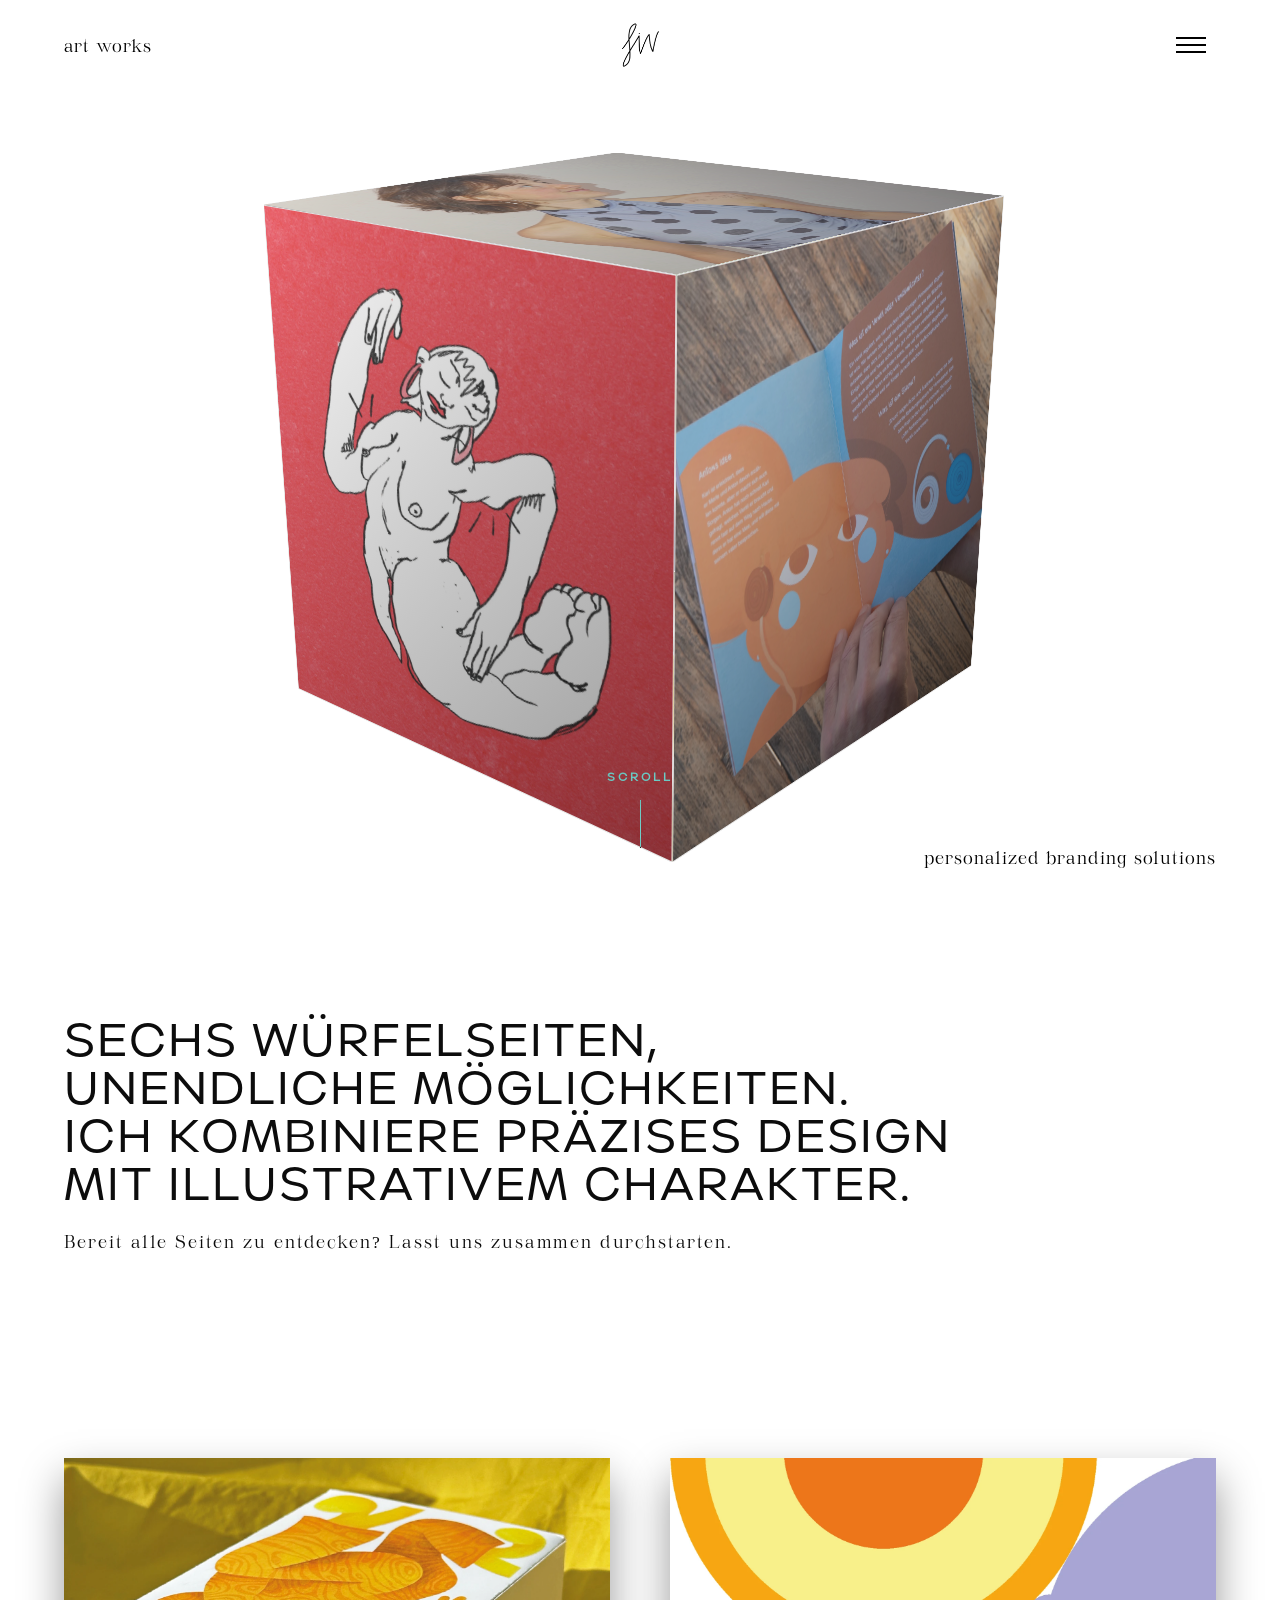
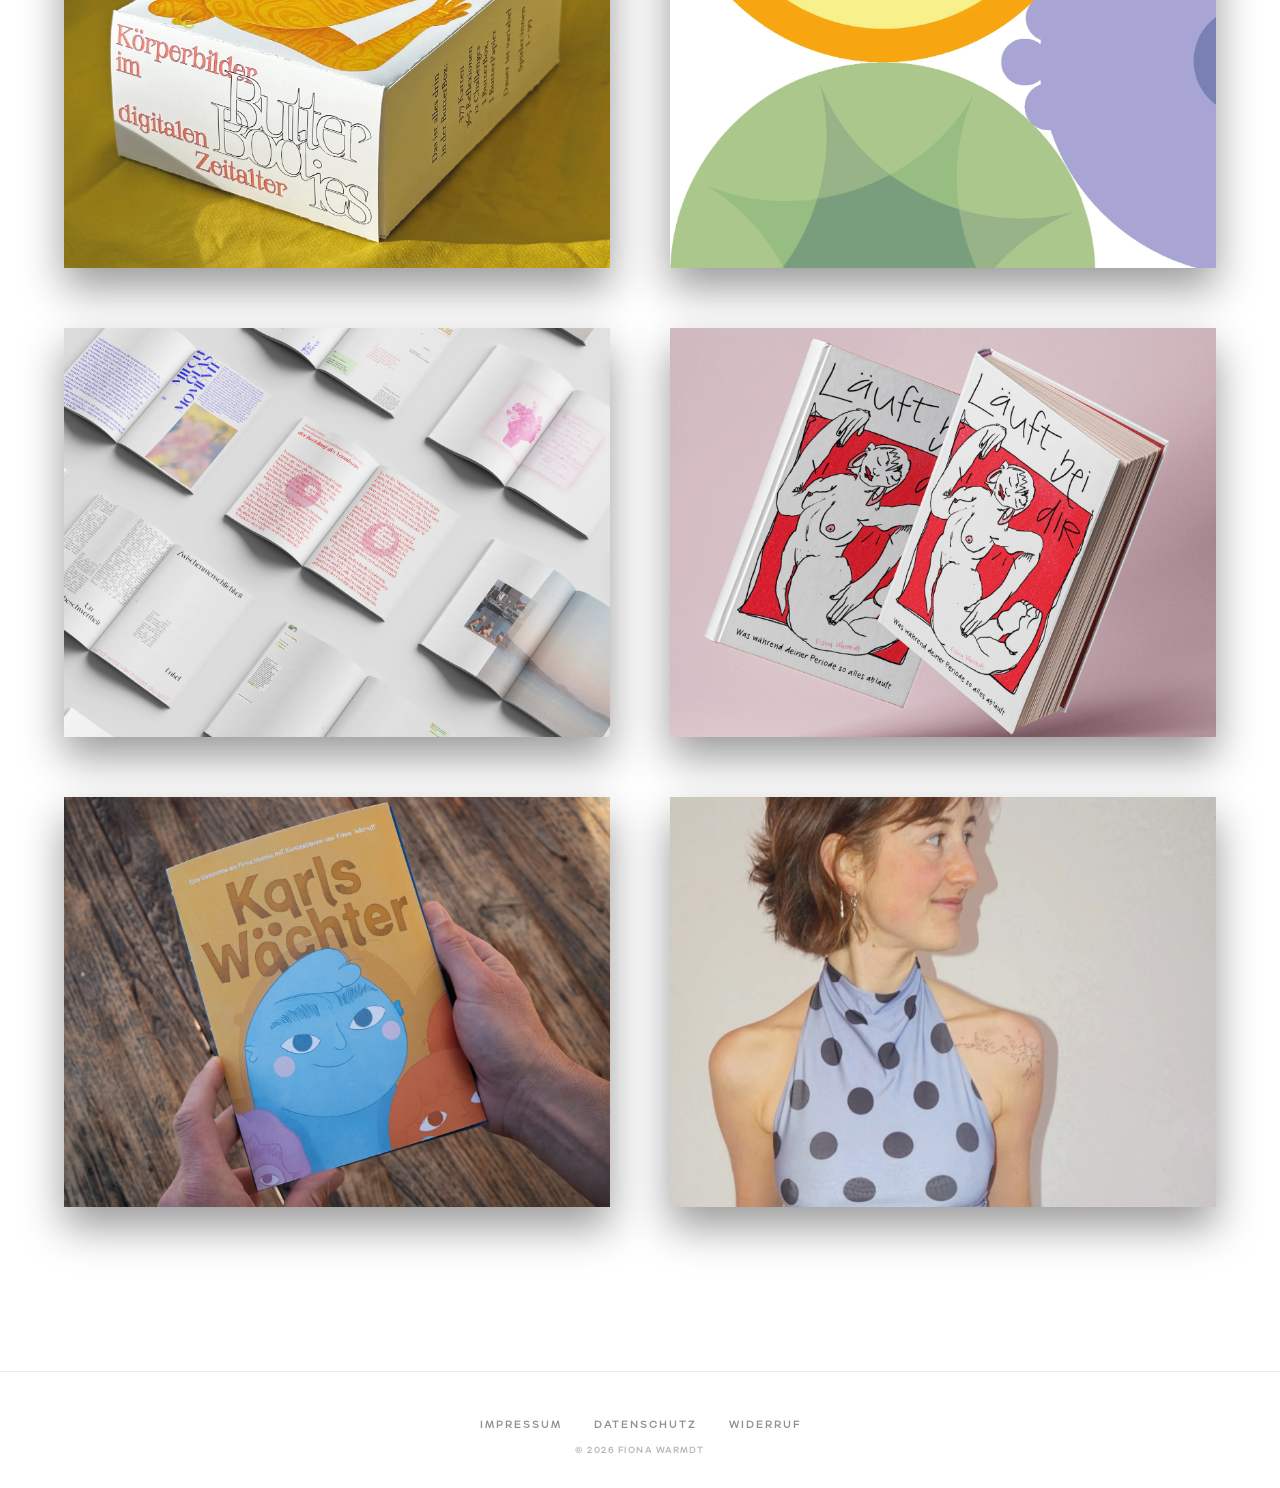
<file: index.html>
<!DOCTYPE html>
<html lang="de">

<head>
    <link rel="icon" type="image/png" href="favicon.png">
    <meta charset="UTF-8">
    <meta name="viewport" content="width=device-width, initial-scale=1.0">
    <meta name="description" content="Portfolio von Fiona Warmdt — Kommunikationsdesign und Illustration. Strategische Designkonzepte mit illustrativem Charakter.">
    <meta name="author" content="Fiona Warmdt">
    <link rel="canonical" href="https://fivworks.de/">
    <title>fiv works — Fiona Warmdt | Kommunikationsdesign & Illustration</title>
    <link rel="stylesheet" href="style.css">
    <!-- Open Graph -->
    <meta property="og:type" content="website">
    <meta property="og:url" content="https://fivworks.de/">
    <meta property="og:title" content="fiv works — Fiona Warmdt | Kommunikationsdesign & Illustration">
    <meta property="og:description" content="Portfolio von Fiona Warmdt — Kommunikationsdesign und Illustration. Strategische Designkonzepte mit illustrativem Charakter.">
    <meta property="og:image" content="https://fivworks.de/bilder/portrait.webp">
    <meta property="og:locale" content="de_DE">
    <!-- Twitter Card -->
    <meta name="twitter:card" content="summary_large_image">
    <meta name="twitter:title" content="fiv works — Fiona Warmdt | Kommunikationsdesign & Illustration">
    <meta name="twitter:description" content="Portfolio von Fiona Warmdt — Kommunikationsdesign und Illustration.">
    <meta name="twitter:image" content="https://fivworks.de/bilder/portrait.webp">
    <!-- Structured Data -->
    <script type="application/ld+json">
    {
      "@context": "https://schema.org",
      "@graph": [
        {
          "@type": "Person",
          "@id": "https://fivworks.de/#fiona-warmdt",
          "name": "Fiona Warmdt",
          "alternateName": "fiv works",
          "jobTitle": "Kommunikationsdesignerin",
          "description": "Kommunikationsdesignerin und Illustratorin mit Schwerpunkt auf strategischem Branding und illustrativem Design.",
          "url": "https://fivworks.de",
          "email": "fiona.warmdt@icloud.com",
          "alumniOf": {
            "@type": "CollegeOrUniversity",
            "name": "Fachhochschule Potsdam"
          },
          "knowsAbout": ["Kommunikationsdesign", "Illustration", "Brand Identity", "Grafikdesign", "Editorial Design"],
          "knowsLanguage": ["de", "en"],
          "sameAs": [
            "https://www.linkedin.com/in/fiona-warmdt-072200236/",
            "https://www.instagram.com/fiv.works"
          ]
        },
        {
          "@type": "WebSite",
          "@id": "https://fivworks.de/#website",
          "url": "https://fivworks.de",
          "name": "fiv works",
          "description": "Portfolio von Fiona Warmdt — Kommunikationsdesign & Illustration",
          "author": {
            "@id": "https://fivworks.de/#fiona-warmdt"
          }
        },
        {
          "@type": "WebPage",
          "@id": "https://fivworks.de/#webpage",
          "url": "https://fivworks.de/",
          "name": "fiv works — Fiona Warmdt | Kommunikationsdesign & Illustration",
          "isPartOf": {"@id": "https://fivworks.de/#website"},
          "about": {"@id": "https://fivworks.de/#fiona-warmdt"}
        }
      ]
    }
    </script>
</head>

<body>

    <!-- Overlay Menu -->
    <div id="menu-overlay" class="menu-overlay">
        <div class="menu-content">
            <a href="shop.html">Shop</a>
            <a href="mailto:fiona.warmdt@icloud.com">Mail</a>
            <a href="https://www.instagram.com/fiv.works?igsh=NmEyYzA0a2psNG5n&utm_source=qr" target="_blank"
                rel="noopener noreferrer">Instagram</a>
            <a href="https://www.linkedin.com/in/fiona-warmdt-072200236/" target="_blank"
                rel="noopener noreferrer">LinkedIn</a>
            <a href="index.html#projects">Zu meinen Projekten</a>
            <div class="menu-legal">
                <a href="impressum.html">Impressum</a>
                <a href="datenschutz.html">Datenschutz</a>
            </div>
        </div>
    </div>

    <!-- Pinned Header -->
    <header class="pinned-header">
        <div class="header-left">
            <a href="about.html" class="nav-link fiv-link cycling-logo">
                <div class="cycling-viewport">
                    <div class="cycling-wrapper">
                        <span>art works</span>
                        <span>net works</span>
                        <span>team works</span>
                        <span>fiv works</span>
                    </div>
                </div>
            </a>
        </div>
        <div class="header-center">
            <img src="bilder/Unterschrift_Kürzel_fiw_mittel.webp" alt="fiv works logo" class="center-logo">
        </div>
        <div class="header-right">
            <!-- Hamburger menu -->
            <button id="hamburger-btn" class="hamburger-btn" aria-label="Toggle Menu">
                <span></span>
                <span></span>
                <span></span>
            </button>
        </div>
    </header>

    <!-- Main Content -->
    <main>
        <!-- Interactive 3D Cube Hero Section -->
        <section class="hero-section">
            <div class="scene">
                <div class="cube" id="cube">
                    <!-- 6 faces for 6 projects -->
                    <div class="cube-face cube-front" data-link="Hydrocephalus.html"><img
                            src="bilder/Würfel/Würfel3.webp" alt="Project 1">
                    </div>
                    <div class="cube-face cube-back" data-link="editorialvermissen.html"><img
                            src="bilder/Würfel/Würfel2.webp" alt="Project 4">
                    </div>
                    <div class="cube-face cube-right" data-link="brandinggemüse.html"><img
                            src="bilder/Würfel/Würfel4.webp" alt="Project 3">
                    </div>
                    <div class="cube-face cube-left" data-link="periode.html"><img src="bilder/Würfel/Würfel6.webp"
                            alt="Project 2">
                    </div>
                    <div class="cube-face cube-top" data-link="about.html"><img src="bilder/Würfel/Würfelich.webp"
                            alt="Project 5">
                    </div>
                    <div class="cube-face cube-bottom" data-link="butterbodies.html"><img src="bilder/Würfel/Würfel.webp"
                            alt="Project 6">
                    </div>
                </div>
            </div>

            <div class="scroll-indicator">
                <span>Scroll</span>
                <div class="line"></div>
            </div>
        </section>

        <!-- Content Section -->
        <section class="content-section">
            <div class="text-container">
                <p class="placeholder-text">
                    SECHS WÜRFELSEITEN,<br> UNENDLICHE MÖGLICHKEITEN.<br> ICH KOMBINIERE PRÄZISES DESIGN<br
                        class="hide-on-mobile">
                    MIT ILLUSTRATIVEM CHARAKTER.<br>
                    <span class="serif-text hide-on-mobile">Bereit alle Seiten zu entdecken<span
                            class="serif-q">?</span> Lasst uns zusammen
                        durchstarten.</span>
                    <br class="show-on-mobile">
                    <br class="show-on-mobile">
                    <span class="serif-text show-on-mobile">Bereit alle Seiten zu entdecken<span
                            class="serif-q">?</span> Lasst uns zusammen
                        starten.</span><br><br>
                </p>
            </div>

            <div class="projects-grid" id="projects">
                <a href="butterbodies.html" class="project-link">
                    <img src="bilder/01_ButterBodies/BB1.webp" alt="Project 1" loading="lazy">
                    <div class="project-overlay">
                        <h3>ButterBodies</h3>
                    </div>
                </a>
                <a href="brandinggemüse.html" class="project-link">
                    <img src="bilder/02_Gemüsebox/gemüse.webp" alt="Project 4" loading="lazy">
                    <div class="project-overlay">
                        <h3>Rebranding einer Gemuesekiste</h3>
                    </div>
                </a>
                <a href="editorialvermissen.html" class="project-link">
                    <img src="bilder/03_Editorial/editorialseiten.webp" alt="Project 3" loading="lazy">
                    <div class="project-overlay">
                        <h3>Eine Hommage<br>an das Vermissen</h3>
                    </div>
                </a>
                <a href="periode.html" class="project-link">
                    <img src="bilder/04_Periode/periodencover.webp" alt="Project 2" loading="lazy">
                    <div class="project-overlay">
                        <h3>Bilderbuch zur<br>Normalisierung der Periode</h3>
                    </div>
                </a>
                <a href="Hydrocephalus.html" class="project-link">
                    <img src="bilder/05_Hydrocephalus/coverindex.webp" alt="Project 5" loading="lazy">
                    <div class="project-overlay">
                        <h3>Medizinisches Kinderbuch</h3>
                    </div>
                </a>
                <a href="about.html" class="project-link">
                    <img src="bilder/mio.webp" alt="Project 6" loading="lazy">
                    <div class="project-overlay">
                        <h3>Das bin ich</h3>
                    </div>
                </a>
            </div>
        </section>
    </main>

    <!-- Bottom Right Callout -->
    <a href="about.html" class="branding-callout hide-on-mobile">
        personalized branding solutions
    </a>


    <!-- Footer -->
    <footer class="site-footer">
        <div class="footer-links">
            <a href="impressum.html">Impressum</a>
            <a href="datenschutz.html">Datenschutz</a>
            <a href="widerruf.html">Widerruf</a>
        </div>
        <p class="footer-copy">© 2026 Fiona Warmdt</p>
    </footer>

    <script src="main.js"></script>
</body>

</html>
</file>
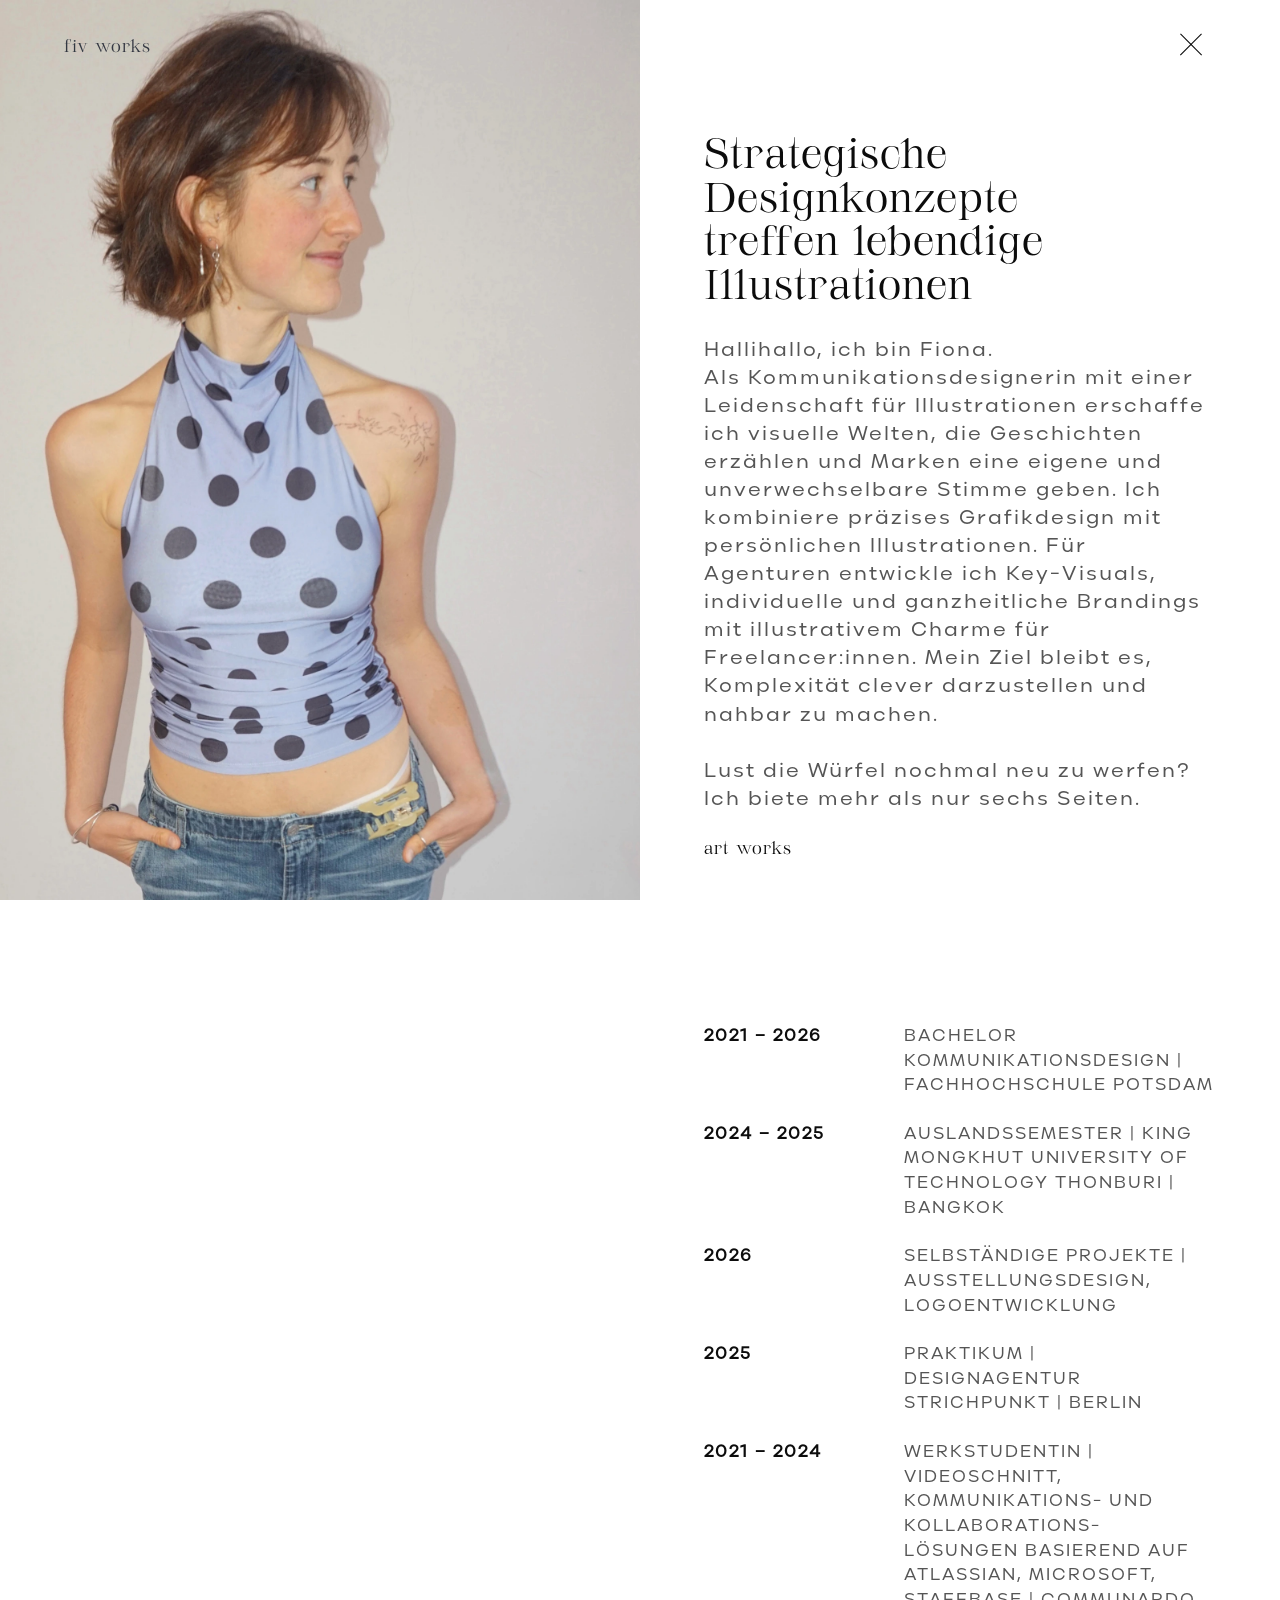
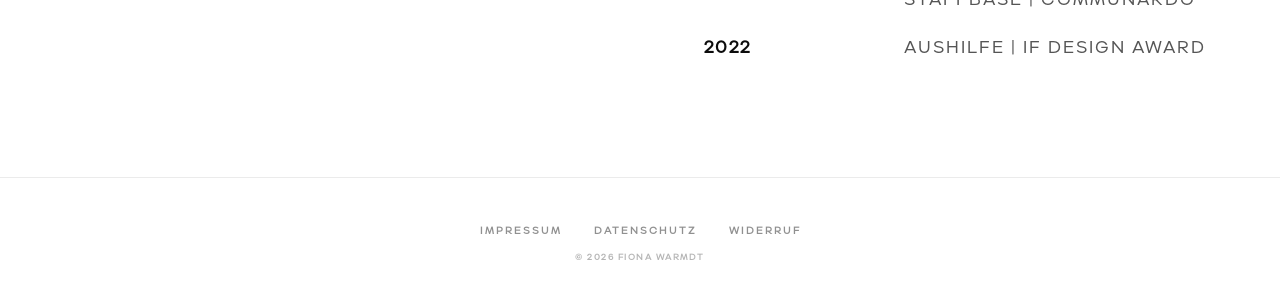
<file: about.html>
<!DOCTYPE html>
<html lang="de">

<head>
    <link rel="icon" type="image/png" href="favicon.png">
    <meta charset="UTF-8">
    <meta name="viewport" content="width=device-width, initial-scale=1.0">
    <meta name="description" content="Hallo, ich bin Fiona Warmdt — Kommunikationsdesignerin mit Leidenschaft für Illustration und strategisches Branding. Studium an der FH Potsdam.">
    <meta name="author" content="Fiona Warmdt">
    <link rel="canonical" href="https://fivworks.de/about.html">
    <title>Über mich — Fiona Warmdt | fiv works</title>
    <link rel="stylesheet" href="style.css?v=2">
    <!-- Open Graph -->
    <meta property="og:type" content="profile">
    <meta property="og:url" content="https://fivworks.de/about.html">
    <meta property="og:title" content="Über mich — Fiona Warmdt | fiv works">
    <meta property="og:description" content="Hallo, ich bin Fiona Warmdt — Kommunikationsdesignerin mit Leidenschaft für Illustration und strategisches Branding.">
    <meta property="og:image" content="https://fivworks.de/bilder/portrait.webp">
    <meta property="og:locale" content="de_DE">
    <meta property="og:profile:first_name" content="Fiona">
    <meta property="og:profile:last_name" content="Warmdt">
    <!-- Twitter Card -->
    <meta name="twitter:card" content="summary_large_image">
    <meta name="twitter:title" content="Über mich — Fiona Warmdt | fiv works">
    <meta name="twitter:description" content="Kommunikationsdesignerin und Illustratorin. Portfolio auf fivworks.de">
    <meta name="twitter:image" content="https://fivworks.de/bilder/portrait.webp">
    <!-- Structured Data -->
    <script type="application/ld+json">
    {
      "@context": "https://schema.org",
      "@type": "ProfilePage",
      "@id": "https://fivworks.de/about.html",
      "url": "https://fivworks.de/about.html",
      "name": "Über mich — Fiona Warmdt",
      "mainEntity": {
        "@type": "Person",
        "@id": "https://fivworks.de/#fiona-warmdt",
        "name": "Fiona Warmdt",
        "alternateName": "fiv works",
        "jobTitle": "Kommunikationsdesignerin",
        "description": "Kommunikationsdesignerin und Illustratorin mit Leidenschaft für strategisches Branding und illustratives Design. Studium an der Fachhochschule Potsdam, Auslandssemester an der KMUTT Bangkok, Praktikum bei Strichpunkt Berlin.",
        "url": "https://fivworks.de",
        "image": "https://fivworks.de/bilder/portrait.webp",
        "alumniOf": {
          "@type": "CollegeOrUniversity",
          "name": "Fachhochschule Potsdam"
        },
        "sameAs": [
          "https://www.linkedin.com/in/fiona-warmdt-072200236/",
          "https://www.instagram.com/fiv.works"
        ]
      }
    }
    </script>
    <style>
        /* Fade in animation for the about page content right after the transition */
        body.about-page {
            animation: fadeInPage 0.8s ease-out;
        }

        @keyframes fadeInPage {
            0% {
                opacity: 0;
            }

            100% {
                opacity: 1;
            }
        }

        .back-link {
            color: var(--body-text);
            text-decoration: none;
            font-size: 1.1rem;
            cursor: pointer;
            position: relative;
        }

        .back-link::after {
            content: '';
            position: absolute;
            width: 0;
            height: 1px;
            bottom: -4px;
            left: 0;
            background-color: var(--body-text);
            transition: width 0.3s ease;
        }

        .back-link:hover::after {
            width: 100%;
        }
    </style>
</head>

<body class="about-page">

    <!-- Pinned Header -->
    <header class="pinned-header">
        <div class="header-left">
            <a href="index.html" class="nav-link fiv-link">fiv works</a>
        </div>
        <div class="header-center"></div>
        <div class="header-right">
            <a href="index.html" class="close-btn" aria-label="Close About Page">
                <span></span>
                <span></span>
                <span></span>
            </a>
        </div>
    </header>

    <div class="about-container">
        <!-- Left Image (Dynamic width based on format) -->
        <div class="about-image-wrapper">
            <img src="bilder/portrait.webp" alt="Portrait von Fiona Warmdt, Kommunikationsdesignerin" class="about-image">
            <h1 class="about-name">fiv works</h1>
        </div>

        <!-- Right Content -->
        <div class="about-info">
            <h2>Strategische Designkonzepte <br> treffen lebendige Illustrationen</h2>
            <p>

                Hallihallo, ich bin Fiona. <br> Als Kommunikationsdesignerin mit einer Leidenschaft für Illustrationen
                erschaffe ich visuelle Welten, die Geschichten erzählen und Marken eine eigene und
                unverwechselbare Stimme geben.

                Ich kombiniere präzises Grafikdesign mit persönlichen Illustrationen. Für Agenturen entwickle ich
                Key-Visuals, individuelle und ganzheitliche Brandings mit illustrativem Charme für Freelancer:innen.
                Mein Ziel bleibt es, Komplexität clever darzustellen und nahbar zu machen.

                <br><br> Lust die Würfel nochmal neu zu werfen? <br> Ich biete mehr als nur sechs Seiten.
            <div class="nav-link cycling-logo about-text-logo">
                <div class="cycling-viewport">
                    <div class="cycling-wrapper">
                        <span>art works</span>
                        <span>net works</span>
                        <span>team works</span>
                        <span>fiv works</span>
                    </div>
                </div>
            </div>
            </p>


            <div class="cv-container">
                <div class="cv-item">
                    <span class="cv-date">2021 – 2026</span>
                    <span class="cv-desc">Bachelor Kommunikationsdesign | Fachhochschule Potsdam</span>
                </div>
                <div class="cv-item">
                    <span class="cv-date">2024 – 2025</span>
                    <span class="cv-desc">Auslandssemester | King Mongkhut University of Technology Thonburi |
                        Bangkok</span>
                </div>
                <div class="cv-item">
                    <span class="cv-date">2026</span>
                    <span class="cv-desc">Selbständige Projekte | Ausstellungsdesign, Logoentwicklung</span>
                </div>
                <div class="cv-item">
                    <span class="cv-date">2025</span>
                    <span class="cv-desc">Praktikum | Designagentur Strichpunkt | Berlin</span>
                </div>
                <div class="cv-item">
                    <span class="cv-date">2021 – 2024</span>
                    <span class="cv-desc">Werkstudentin | Videoschnitt, Kommunikations- und Kollaborations- lösungen
                        basierend auf Atlassian, Microsoft, Staffbase | Communardo</span>
                </div>
                <div class="cv-item">
                    <span class="cv-date">2022</span>
                    <span class="cv-desc">Aushilfe | IF Design Award</span>
                </div>
            </div>
        </div>
    </div>


    <!-- Footer -->
    <footer class="site-footer">
        <div class="footer-links">
            <a href="impressum.html">Impressum</a>
            <a href="datenschutz.html">Datenschutz</a>
            <a href="widerruf.html">Widerruf</a>
        </div>
        <p class="footer-copy">© 2026 Fiona Warmdt</p>
    </footer>

    <script src="main.js?v=2"></script>
</body>

</html>
</file>
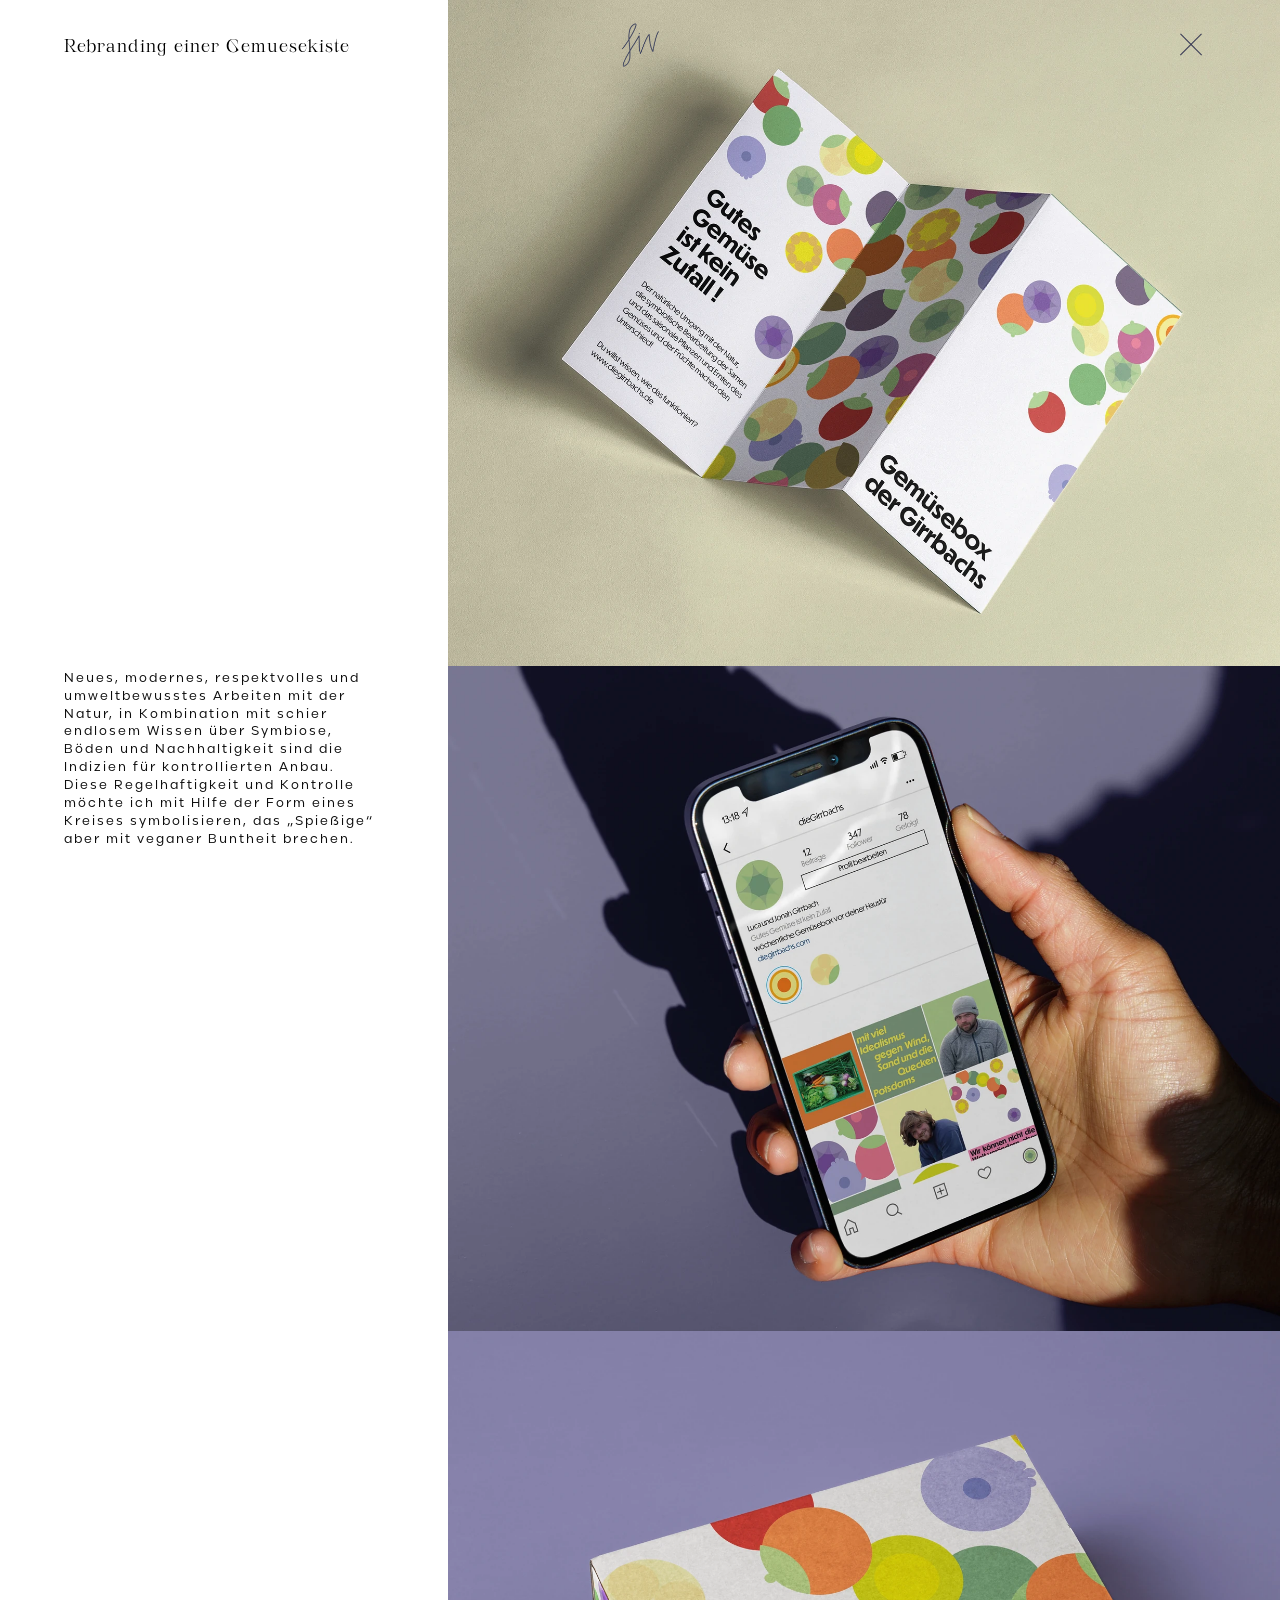
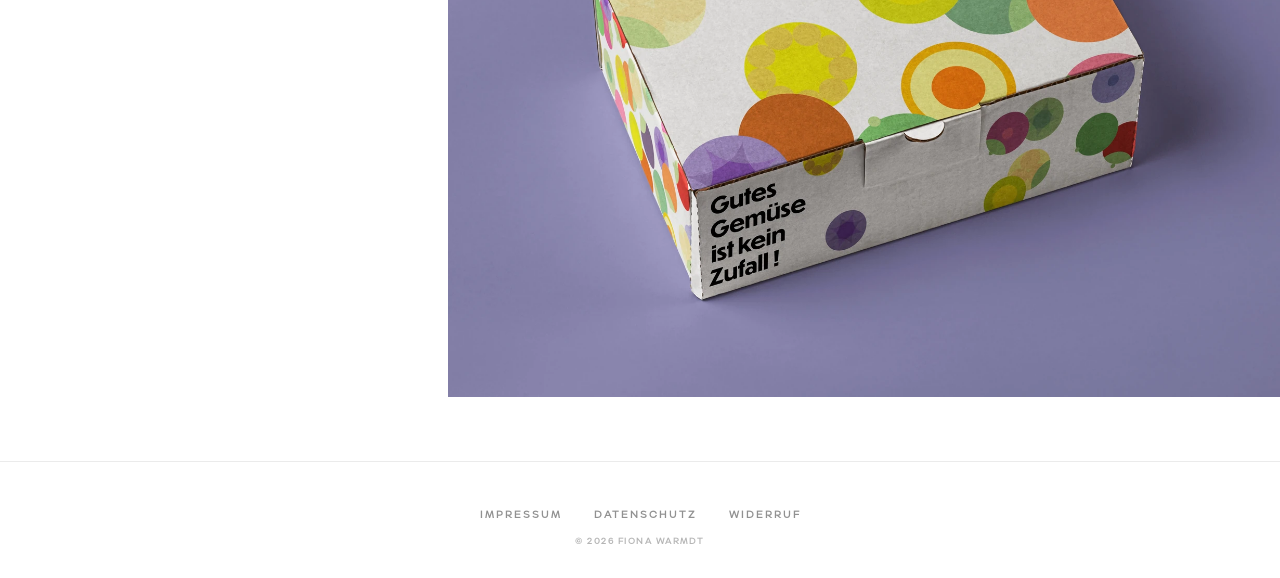
<file: brandinggemüse.html>
<!DOCTYPE html>
<html lang="de">

<head>
    <link rel="icon" type="image/png" href="favicon.png">
    <meta charset="UTF-8">
    <meta name="viewport" content="width=device-width, initial-scale=1.0">
    <meta name="author" content="Fiona Warmdt">
    <meta name="description" content="Rebranding einer Gemüsekiste — ein Brand-Identity-Projekt von Fiona Warmdt. Kommunikationsdesign bei fiv works.">
    <link rel="canonical" href="https://fivworks.de/brandinggem%C3%BCse.html">
    <title>Rebranding Gemüsekiste — Fiona Warmdt | fiv works</title>
    <link rel="stylesheet" href="style.css">
    <meta property="og:type" content="website">
    <meta property="og:site_name" content="fiv works — Fiona Warmdt">
    <meta property="og:title" content="Rebranding Gemüsekiste — Fiona Warmdt | fiv works">
    <meta property="og:description" content="Rebranding einer Gemüsekiste — ein Brand-Identity-Projekt von Fiona Warmdt. Kommunikationsdesign bei fiv works.">
    <meta property="og:url" content="https://fivworks.de/brandinggem%C3%BCse.html">
    <meta property="og:image" content="https://fivworks.de/bilder/portrait.webp">
</head>

<body class="project-page">

    <!-- Overlay Menu -->
    <div id="menu-overlay" class="menu-overlay">
        <div class="menu-content">
            <a href="shop.html">Shop</a>
            <a href="mailto:fiona.warmdt@icloud.com">Mail</a>
            <a href="https://www.instagram.com/fiv.works?igsh=NmEyYzA0a2psNG5n&utm_source=qr" target="_blank"
                rel="noopener noreferrer">Instagram</a>
            <a href="https://www.linkedin.com/in/fiona-warmdt-072200236/" target="_blank"
                rel="noopener noreferrer">LinkedIn</a>
            <a href="index.html#projects">Zu meinen Projekten</a>
            <div class="menu-legal">
                <a href="impressum.html">Impressum</a>
                <a href="datenschutz.html">Datenschutz</a>
            </div>
        </div>
    </div>

    <!-- Pinned Header -->
    <header class="pinned-header">
        <div class="header-left">
            <a href="index.html" class="nav-link fiv-link">Rebranding einer Gemuesekiste</a>
        </div>
        <div class="header-center">
            <img src="bilder/Unterschrift_Kürzel_fiw_mittel.webp" alt="fiv works logo" class="center-logo">
        </div>
        <div class="header-right">
            <a href="index.html" class="close-btn" aria-label="Close Project Page">
                <span></span>
                <span></span>
                <span></span>
            </a>
        </div>
    </header>

    <!-- First Section -->
    <div class="project-split-layout">
        <!-- Left Column (Fixed Text) -->
        <div class="project-left-col">
            <p>
                Neues, modernes, respektvolles und umweltbewusstes Arbeiten mit der Natur, in Kombination mit schier
                endlosem Wissen über Symbiose, Böden und Nachhaltigkeit sind die Indizien für kontrollierten Anbau.<br>
                Diese Regelhaftigkeit und Kontrolle möchte ich mit Hilfe der Form eines Kreises symbolisieren, das
                „Spießige“ aber mit veganer Buntheit brechen.
            </p>
        </div>

        <!-- Right Column (Scrollable Media) -->
        <div class="project-right-col">
            <img src="bilder/02_Gemüsebox/gemüseboschüre.webp" alt="Gemüsebox 1" loading="lazy">
            <img src="bilder/02_Gemüsebox/gemüsehandy.webp" alt="Placeholder Media" loading="lazy">
            <img src="bilder/02_Gemüsebox/gemüseboxi.webp" alt="Gemüsebroschüre" loading="lazy">
        </div>
    </div>


    <!-- Footer -->
    <footer class="site-footer">
        <div class="footer-links">
            <a href="impressum.html">Impressum</a>
            <a href="datenschutz.html">Datenschutz</a>
            <a href="widerruf.html">Widerruf</a>
        </div>
        <p class="footer-copy">© 2026 Fiona Warmdt</p>
    </footer>

    <script src="main.js"></script>
</body>

</html>
</file>
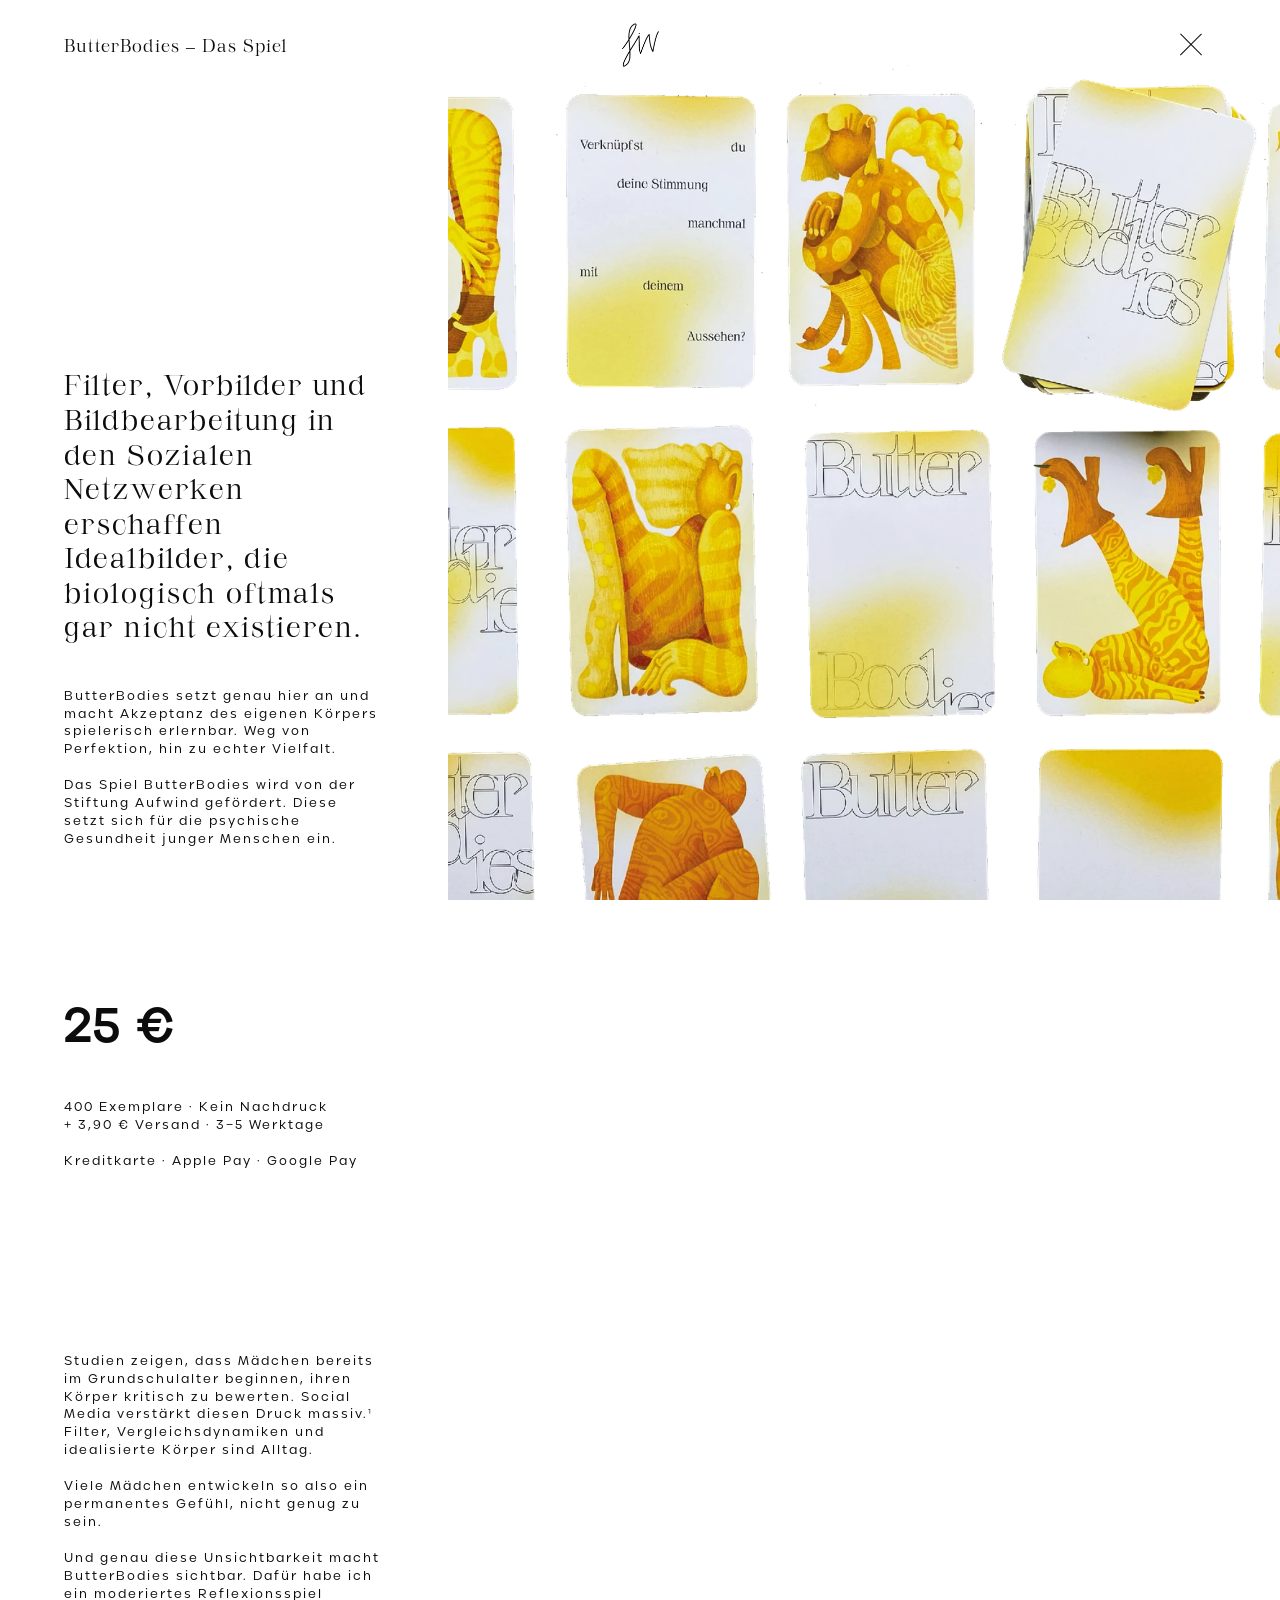
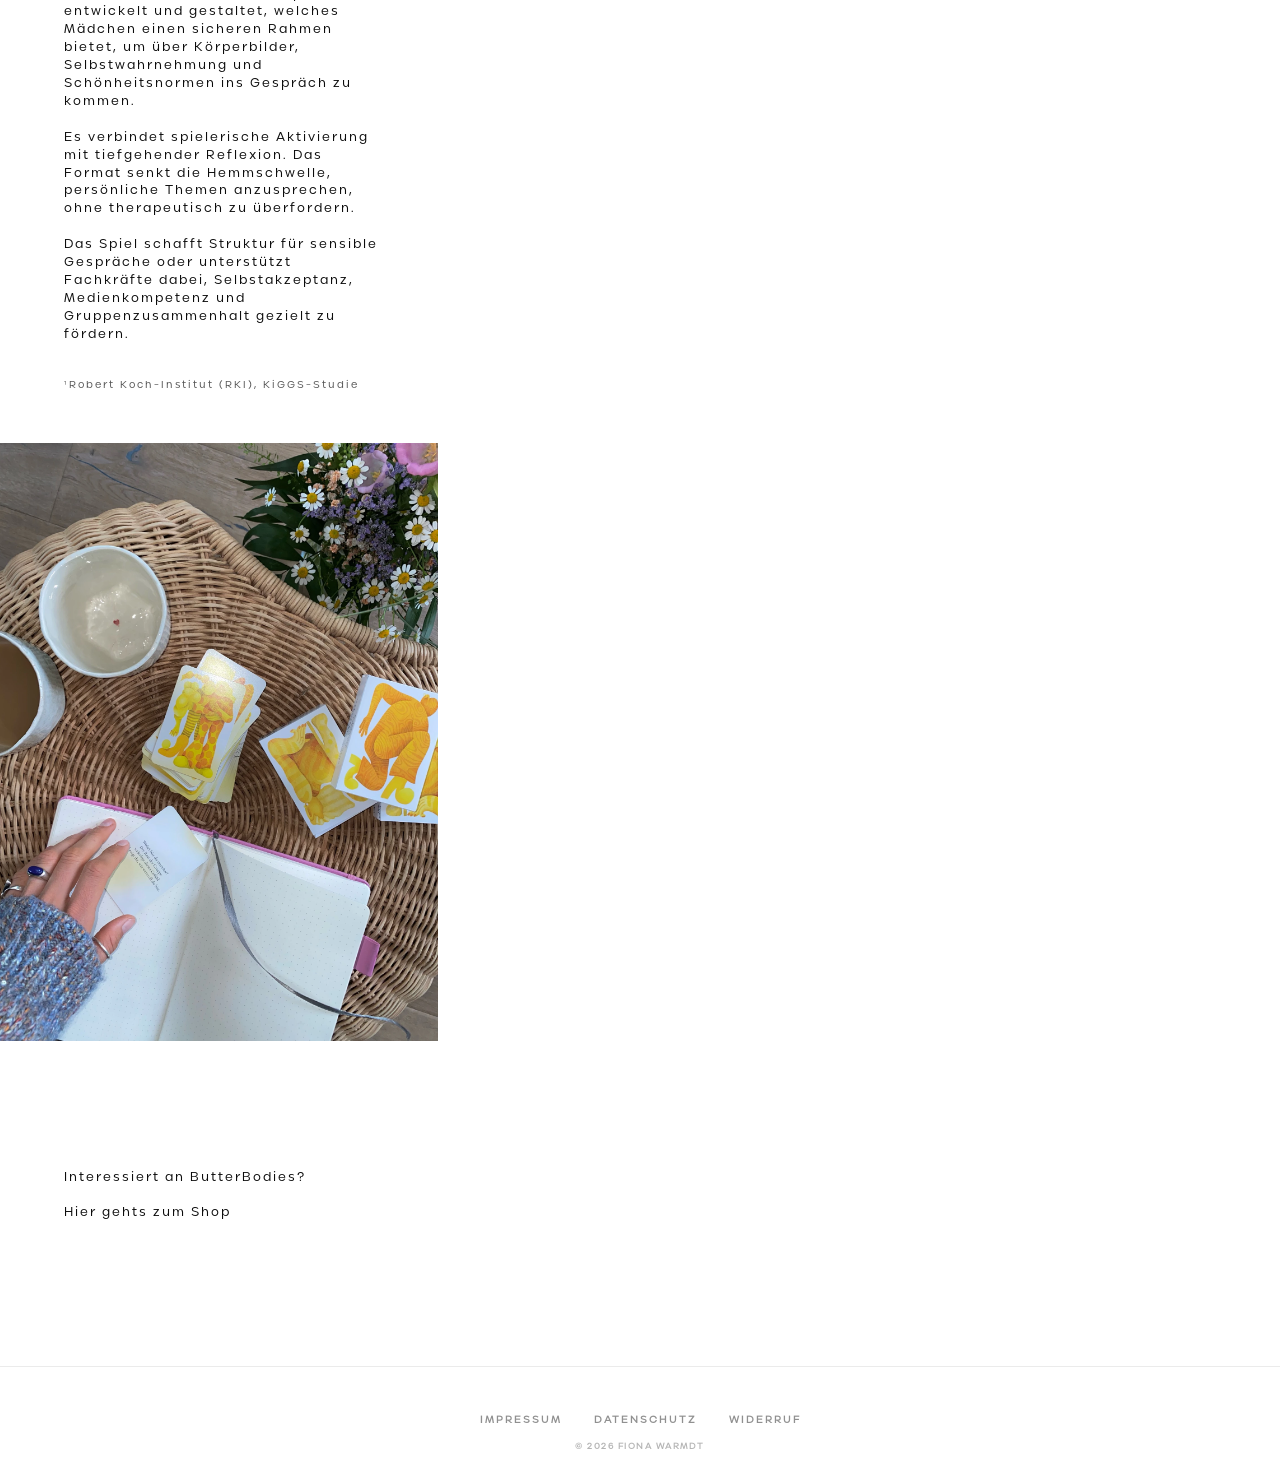
<file: butterbodies.html>
<!DOCTYPE html>
<html lang="de">

<head>
    <link rel="icon" type="image/png" href="favicon.png">
    <meta charset="UTF-8">
    <meta name="viewport" content="width=device-width, initial-scale=1.0">
    <meta name="author" content="Fiona Warmdt">
    <meta name="description" content="ButterBodies — ein analoges Kartenspiel zu Körperbildern und Selbstakzeptanz. 52 Reflexionskarten, 12 Challenges. Limitiert auf 400 Exemplare. kaufen.">
    <link rel="canonical" href="https://fivworks.de/butterbodies.html">
    <title>ButterBodies — Fiona Warmdt | fiv works</title>
    <link rel="stylesheet" href="style.css">
    <meta property="og:type" content="website">
    <meta property="og:site_name" content="fiv works — Fiona Warmdt">
    <meta property="og:title" content="ButterBodies — Fiona Warmdt | fiv works">
    <meta property="og:description" content="ButterBodies — ein analoges Kartenspiel zu Körperbildern und Selbstakzeptanz. 52 Reflexionskarten, 12 Challenges. 25 €. Limitiert auf 400 Exemplare.">
    <meta property="og:url" content="https://fivworks.de/butterbodies.html">
    <meta property="og:image" content="https://fivworks.de/bilder/portrait.webp">
</head>

<body class="project-page butterbodies-page">

    <!-- Overlay Menu -->
    <div id="menu-overlay" class="menu-overlay">
        <div class="menu-content">
            <a href="shop.html">Shop</a>
            <a href="mailto:fiona.warmdt@icloud.com">Mail</a>
            <a href="https://www.instagram.com/fiv.works?igsh=NmEyYzA0a2psNG5n&utm_source=qr" target="_blank"
                rel="noopener noreferrer">Instagram</a>
            <a href="https://www.linkedin.com/in/fiona-warmdt-072200236/" target="_blank"
                rel="noopener noreferrer">LinkedIn</a>
            <a href="index.html#projects">Zu meinen Projekten</a>
            <div class="menu-legal">
                <a href="impressum.html">Impressum</a>
                <a href="datenschutz.html">Datenschutz</a>
            </div>
        </div>
    </div>

    <!-- Pinned Header -->
    <header class="pinned-header">
        <div class="header-left">
            <a href="shop.html" class="nav-link fiv-link">ButterBodies – Das Spiel</a>
        </div>
        <div class="header-center">
            <img src="bilder/Unterschrift_Kürzel_fiw_mittel.webp" alt="fiv works logo" class="center-logo">
        </div>
        <div class="header-right">
            <a href="index.html" class="close-btn" aria-label="Close Project Page">
                <span></span>
                <span></span>
                <span></span>
            </a>
        </div>
    </header>

    <!-- Section 1: Intro -->
    <div class="project-split-layout">
        <div class="project-left-col">
            <p>
                <span class="serif-text large-intro">Filter, Vorbilder und Bildbearbeitung in den Sozialen Netzwerken
                    erschaffen
                    Idealbilder,
                    die biologisch oftmals gar
                    nicht existieren.</span> <br><br>
                ButterBodies setzt genau hier an und macht Akzeptanz des eigenen Körpers spielerisch erlernbar. Weg
                von Perfektion, hin zu echter Vielfalt.<br><br>
                Das Spiel ButterBodies wird von der Stiftung Aufwind gefördert. Diese setzt sich für die psychische Gesundheit junger Menschen ein.
            </p>
        </div>
        <!-- Leer auf Desktop (bb-fixed-image), Bild auf Mobile -->
        <div class="project-right-col">
            <img src="bilder/01_ButterBodies/ButterbodiesKartenverpack.webp" alt="ButterBodies Kartenverpackung" class="bb-mobile-hero" loading="lazy">
        </div>
    </div>

    <!-- Section 2: Kauf-Info -->
    <div class="project-split-layout" id="buy">
        <div class="project-left-col">
            <p>
                <span class="buy-price-display">25 €</span><br><br>
                400 Exemplare · Kein Nachdruck<br>
                + 3,90 € Versand · 3–5 Werktage<br><br>
                Kreditkarte · Apple Pay · Google Pay
            </p>
        </div>
        <div class="project-right-col"></div>
    </div>

    <!-- Bild 1 -->
    <div class="bb-image-break">
        <video autoplay loop muted playsinline>
            <source src="bilder/01_ButterBodies/flippen3_weiss.mp4" type="video/mp4">
        </video>
    </div>

    <!-- Section 3: Studientext -->
    <div class="project-split-layout">
        <div class="project-left-col">
            <p>
                Studien zeigen, dass Mädchen bereits im Grundschulalter beginnen, ihren Körper kritisch zu bewerten.
                Social Media verstärkt diesen Druck massiv.¹ Filter, Vergleichsdynamiken und idealisierte Körper sind
                Alltag.<br><br>
                Viele Mädchen entwickeln so also ein permanentes Gefühl, nicht genug zu sein.<br><br>
                Und genau diese Unsichtbarkeit macht ButterBodies sichtbar. Dafür habe ich ein moderiertes
                Reflexionsspiel entwickelt und gestaltet, welches Mädchen einen sicheren Rahmen bietet, um über
                Körperbilder, Selbstwahrnehmung und Schönheitsnormen ins Gespräch zu kommen.<br><br>
                Es verbindet spielerische Aktivierung mit tiefgehender Reflexion. Das Format senkt die Hemmschwelle,
                persönliche Themen anzusprechen, ohne therapeutisch zu überfordern.<br><br>
                Das Spiel schafft Struktur für sensible Gespräche oder unterstützt Fachkräfte dabei, Selbstakzeptanz,
                Medienkompetenz und Gruppenzusammenhalt gezielt zu fördern.<br><br>
                <span class="footnote">¹Robert Koch-Institut (RKI), KiGGS-Studie</span>
            </p>
        </div>
        <div class="project-right-col"></div>
    </div>

    <!-- Bild 2 -->
    <div class="bb-image-break">
        <img src="bilder/01_ButterBodies/auftisch5.webp" alt="ButterBodies Auftisch" loading="lazy">
    </div>

    <!-- Abschluss: Text -->
    <div class="bb-cta-section">
        <p>Interessiert an ButterBodies?<br><br>
            <a href="shop.html">Hier gehts zum Shop</a></p>
    </div>


<!-- Fixed product image (right 65% of screen) -->
    <div class="bb-fixed-image">
        <img src="bilder/01_ButterBodies/websitespielsticky.webp" alt="ButterBodies Kartenverpackung" loading="lazy">
    </div>


    <!-- Footer -->
    <footer class="site-footer">
        <div class="footer-links">
            <a href="impressum.html">Impressum</a>
            <a href="datenschutz.html">Datenschutz</a>
            <a href="widerruf.html">Widerruf</a>
        </div>
        <p class="footer-copy">© 2026 Fiona Warmdt</p>
    </footer>

    <script src="main.js"></script>
</body>

</html>
</file>
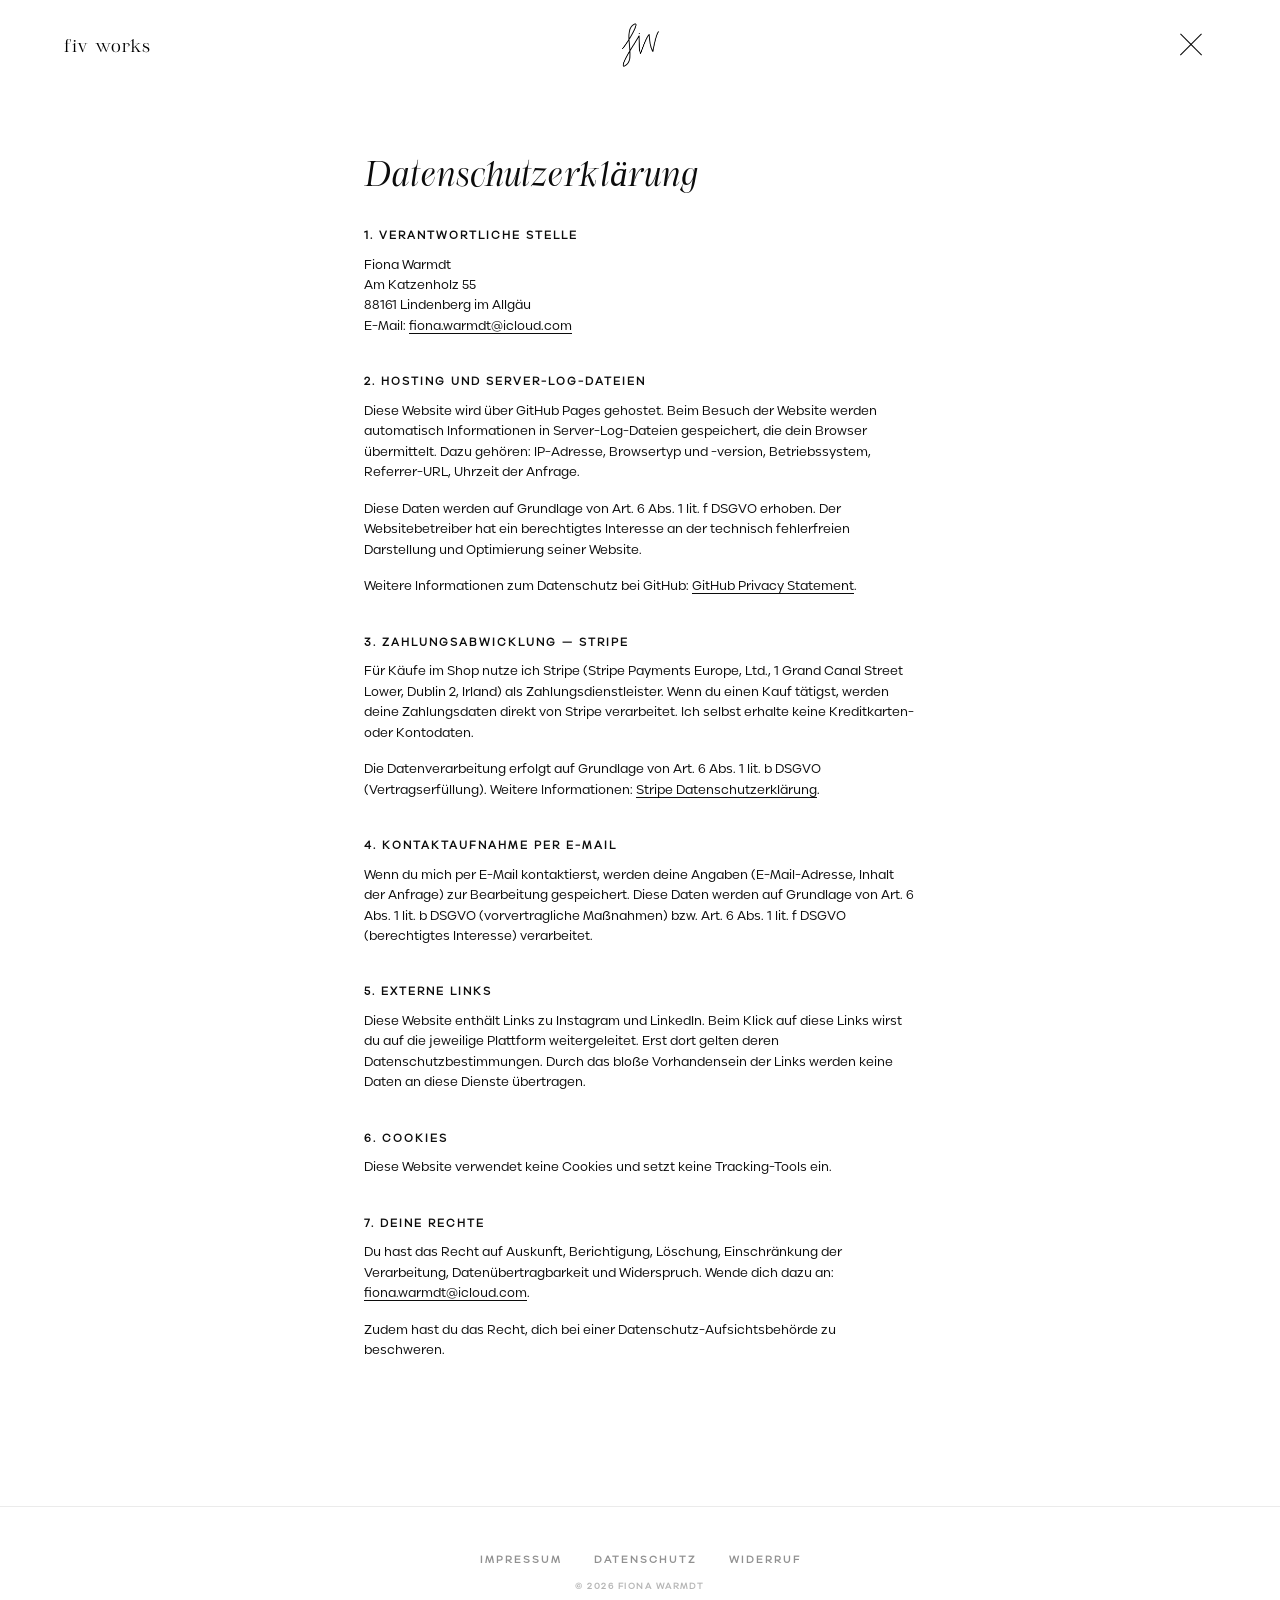
<file: datenschutz.html>
<!DOCTYPE html>
<html lang="de">

<head>
    <link rel="icon" type="image/png" href="favicon.png">
    <meta charset="UTF-8">
    <meta name="viewport" content="width=device-width, initial-scale=1.0">
    <meta name="author" content="Fiona Warmdt">
    <meta name="description" content="Datenschutzerklärung — fiv works, Fiona Warmdt.">
    <link rel="canonical" href="https://fivworks.de/datenschutz.html">
    <title>Datenschutz | fiv works</title>
    <link rel="stylesheet" href="style.css">
    <meta name="robots" content="noindex">
</head>

<body class="legal-page">

    <!-- Pinned Header -->
    <header class="pinned-header">
        <div class="header-left">
            <a href="index.html" class="nav-link fiv-link">fiv works</a>
        </div>
        <div class="header-center">
            <img src="bilder/Unterschrift_Kürzel_fiw_mittel.webp" alt="fiv works logo" class="center-logo">
        </div>
        <div class="header-right">
            <a href="index.html" class="close-btn" aria-label="Zurück zur Startseite">
                <span></span>
                <span></span>
                <span></span>
            </a>
        </div>
    </header>

    <div class="legal-container">
        <h1>Datenschutzerklärung</h1>

        <h2>1. Verantwortliche Stelle</h2>
        <p>
            Fiona Warmdt<br>
            Am Katzenholz 55<br>
            88161 Lindenberg im Allgäu<br>
            E-Mail: <a href="mailto:fiona.warmdt@icloud.com">fiona.warmdt@icloud.com</a>
        </p>

        <h2>2. Hosting und Server-Log-Dateien</h2>
        <p>
            Diese Website wird über GitHub Pages gehostet. Beim Besuch der Website werden automatisch
            Informationen in Server-Log-Dateien gespeichert, die dein Browser übermittelt. Dazu gehören:
            IP-Adresse, Browsertyp und -version, Betriebssystem, Referrer-URL, Uhrzeit der Anfrage.
        </p>
        <p>
            Diese Daten werden auf Grundlage von Art. 6 Abs. 1 lit. f DSGVO erhoben.
            Der Websitebetreiber hat ein berechtigtes Interesse an der technisch fehlerfreien
            Darstellung und Optimierung seiner Website.
        </p>
        <p>
            Weitere Informationen zum Datenschutz bei GitHub:
            <a href="https://docs.github.com/en/site-policy/privacy-policies/github-general-privacy-statement"
               target="_blank" rel="noopener noreferrer">GitHub Privacy Statement</a>.
        </p>

        <h2>3. Zahlungsabwicklung — Stripe</h2>
        <p>
            Für Käufe im Shop nutze ich Stripe (Stripe Payments Europe, Ltd., 1 Grand Canal Street Lower,
            Dublin 2, Irland) als Zahlungsdienstleister. Wenn du einen Kauf tätigst, werden deine
            Zahlungsdaten direkt von Stripe verarbeitet. Ich selbst erhalte keine Kreditkarten- oder
            Kontodaten.
        </p>
        <p>
            Die Datenverarbeitung erfolgt auf Grundlage von Art. 6 Abs. 1 lit. b DSGVO
            (Vertragserfüllung). Weitere Informationen:
            <a href="https://stripe.com/de/privacy" target="_blank" rel="noopener noreferrer">Stripe Datenschutzerklärung</a>.
        </p>

        <h2>4. Kontaktaufnahme per E-Mail</h2>
        <p>
            Wenn du mich per E-Mail kontaktierst, werden deine Angaben (E-Mail-Adresse, Inhalt der Anfrage)
            zur Bearbeitung gespeichert. Diese Daten werden auf Grundlage von Art. 6 Abs. 1 lit. b DSGVO
            (vorvertragliche Maßnahmen) bzw. Art. 6 Abs. 1 lit. f DSGVO (berechtigtes Interesse) verarbeitet.
        </p>

        <h2>5. Externe Links</h2>
        <p>
            Diese Website enthält Links zu Instagram und LinkedIn. Beim Klick auf diese Links wirst du
            auf die jeweilige Plattform weitergeleitet. Erst dort gelten deren Datenschutzbestimmungen.
            Durch das bloße Vorhandensein der Links werden keine Daten an diese Dienste übertragen.
        </p>

        <h2>6. Cookies</h2>
        <p>
            Diese Website verwendet keine Cookies und setzt keine Tracking-Tools ein.
        </p>

        <h2>7. Deine Rechte</h2>
        <p>
            Du hast das Recht auf Auskunft, Berichtigung, Löschung, Einschränkung der Verarbeitung,
            Datenübertragbarkeit und Widerspruch. Wende dich dazu an:
            <a href="mailto:fiona.warmdt@icloud.com">fiona.warmdt@icloud.com</a>.
        </p>
        <p>
            Zudem hast du das Recht, dich bei einer Datenschutz-Aufsichtsbehörde zu beschweren.
        </p>
    </div>

    <!-- Footer -->
    <footer class="site-footer">
        <div class="footer-links">
            <a href="impressum.html">Impressum</a>
            <a href="datenschutz.html">Datenschutz</a>
            <a href="widerruf.html">Widerruf</a>
        </div>
        <p class="footer-copy">© 2026 Fiona Warmdt</p>
    </footer>

    <script src="main.js"></script>
</body>

</html>
</file>
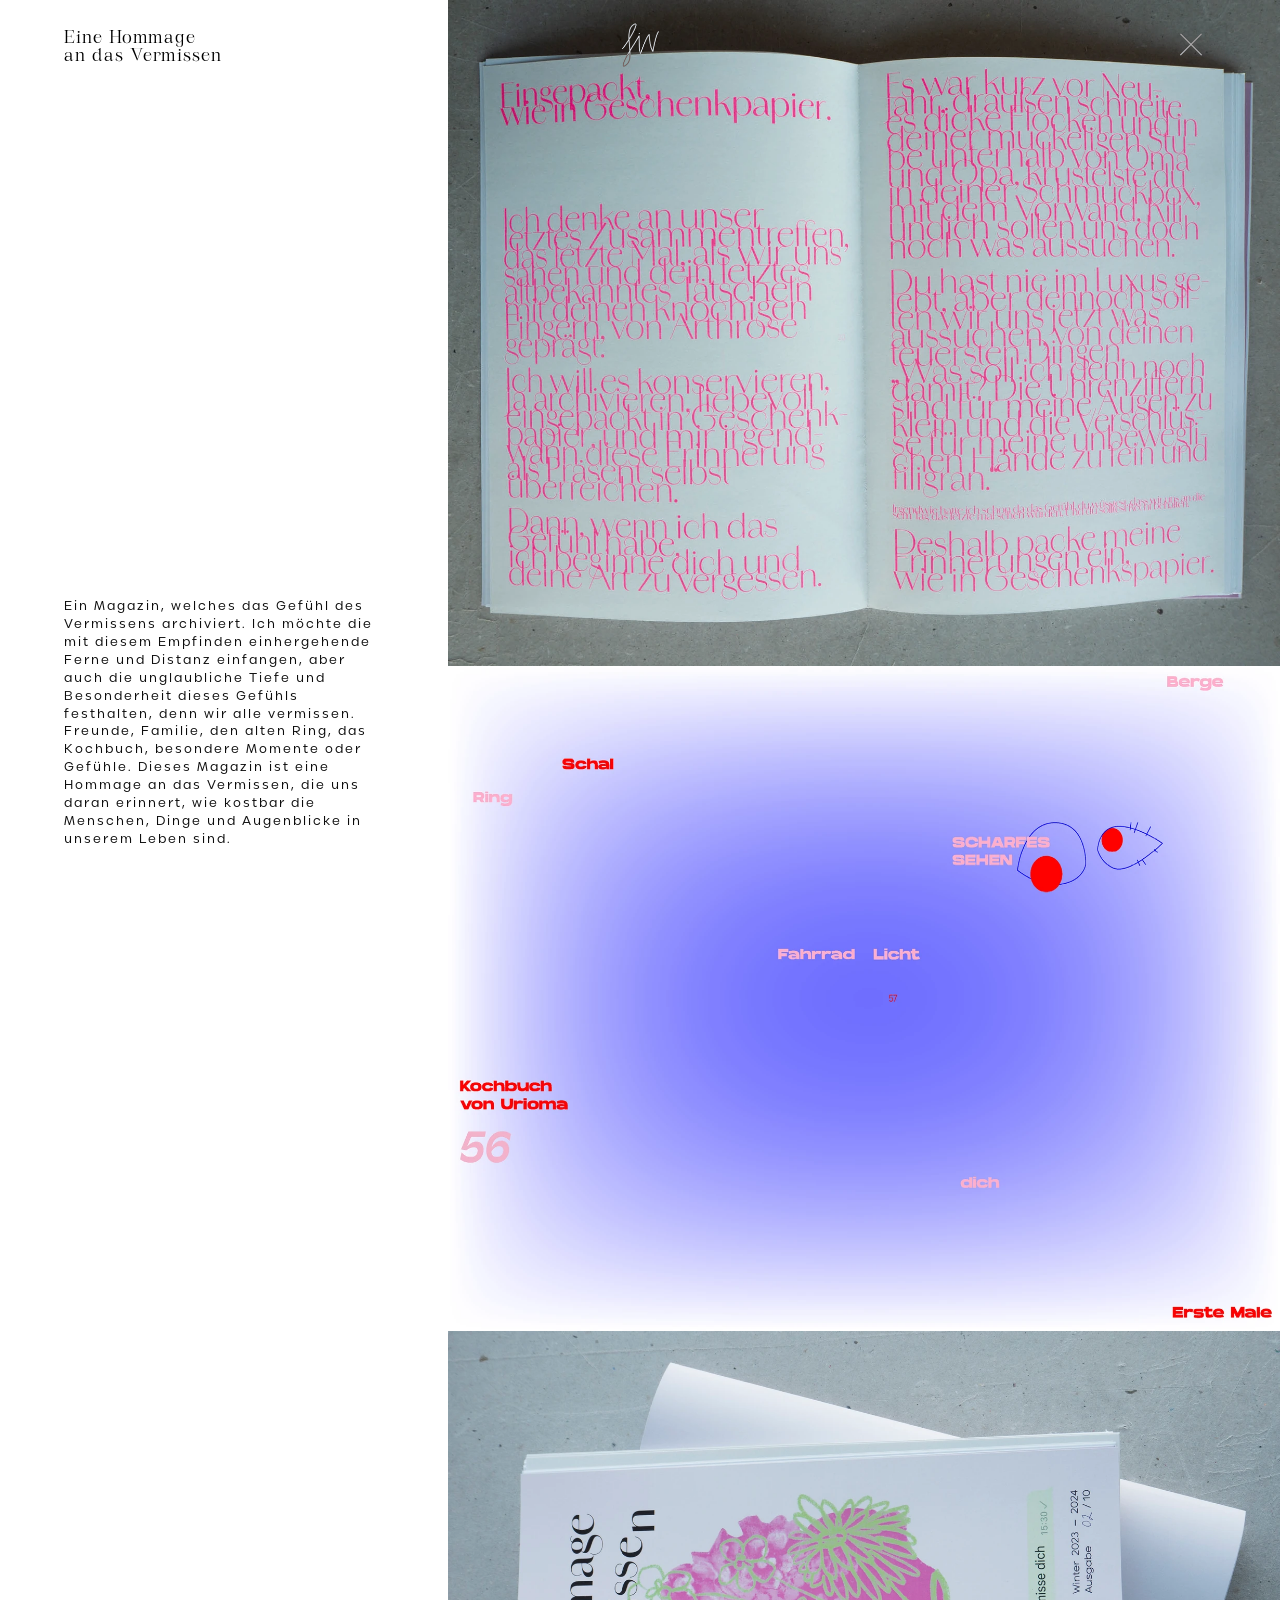
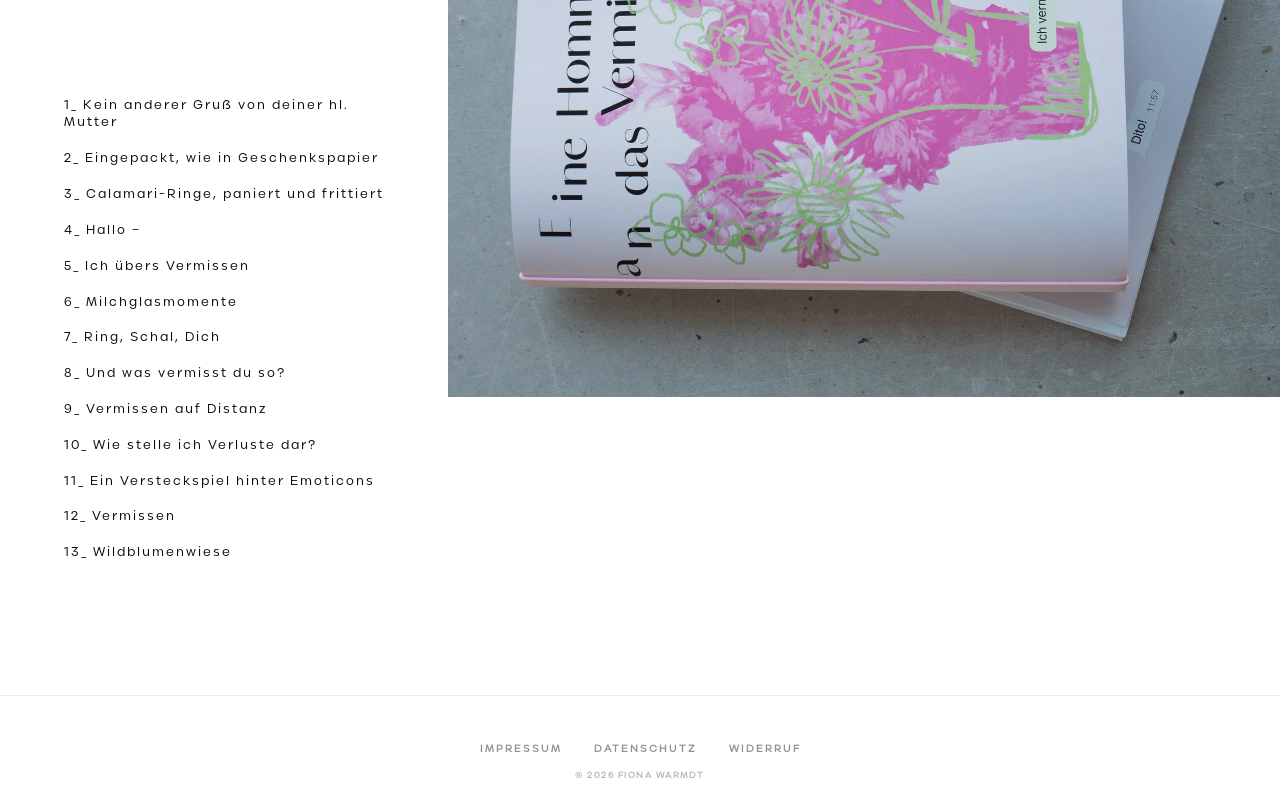
<file: editorialvermissen.html>
<!DOCTYPE html>
<html lang="de">

<head>
    <link rel="icon" type="image/png" href="favicon.png">
    <meta charset="UTF-8">
    <meta name="viewport" content="width=device-width, initial-scale=1.0">
    <meta name="author" content="Fiona Warmdt">
    <meta name="description" content="Eine Hommage an das Vermissen — Editorial-Design-Projekt von Fiona Warmdt. Illustration und Kommunikationsdesign bei fiv works.">
    <link rel="canonical" href="https://fivworks.de/editorialvermissen.html">
    <title>Eine Hommage an das Vermissen — Fiona Warmdt | fiv works</title>
    <link rel="stylesheet" href="style.css">
    <meta property="og:type" content="website">
    <meta property="og:site_name" content="fiv works — Fiona Warmdt">
    <meta property="og:title" content="Eine Hommage an das Vermissen — Fiona Warmdt | fiv works">
    <meta property="og:description" content="Eine Hommage an das Vermissen — Editorial-Design-Projekt von Fiona Warmdt. Illustration und Kommunikationsdesign bei fiv works.">
    <meta property="og:url" content="https://fivworks.de/editorialvermissen.html">
    <meta property="og:image" content="https://fivworks.de/bilder/portrait.webp">
</head>

<body class="project-page">

    <!-- Overlay Menu -->
    <div id="menu-overlay" class="menu-overlay">
        <div class="menu-content">
            <a href="shop.html">Shop</a>
            <a href="mailto:fiona.warmdt@icloud.com">Mail</a>
            <a href="https://www.instagram.com/fiv.works?igsh=NmEyYzA0a2psNG5n&utm_source=qr" target="_blank"
                rel="noopener noreferrer">Instagram</a>
            <a href="https://www.linkedin.com/in/fiona-warmdt-072200236/" target="_blank"
                rel="noopener noreferrer">LinkedIn</a>
            <a href="index.html#projects">Zu meinen Projekten</a>
            <div class="menu-legal">
                <a href="impressum.html">Impressum</a>
                <a href="datenschutz.html">Datenschutz</a>
            </div>
        </div>
    </div>

    <!-- Pinned Header -->
    <header class="pinned-header">
        <div class="header-left">
            <a href="index.html" class="nav-link fiv-link">Eine Hommage<br>an das Vermissen</a>
        </div>
        <div class="header-center">
            <img src="bilder/Unterschrift_Kürzel_fiw_mittel.webp" alt="fiv works logo" class="center-logo">
        </div>
        <div class="header-right">
            <a href="index.html" class="close-btn" aria-label="Close Project Page">
                <span></span>
                <span></span>
                <span></span>
            </a>
        </div>
    </header>

    <!-- First Section -->
    <div class="project-split-layout">
        <!-- Left Column (Fixed Text) -->
        <div class="project-left-col">
            <p>
                <span class="serif-text large-intro"></span>
                Ein Magazin, welches das Gefühl des Vermissens archiviert. Ich möchte die mit diesem Empfinden
                einhergehende Ferne und Distanz einfangen, aber auch die unglaubliche Tiefe und Besonderheit dieses
                Gefühls festhalten, denn wir alle vermissen. Freunde, Familie, den alten Ring, das Kochbuch, besondere
                Momente oder Gefühle. Dieses Magazin ist eine Hommage an das Vermissen, die uns daran erinnert, wie
                kostbar die Menschen, Dinge und Augenblicke in unserem Leben sind.
            </p>
        </div>

        <!-- Right Column (Scrollable Media) -->
        <div class="project-right-col">
            <img src="bilder/03_Editorial/riso.webp" alt="Vermissen Cover" loading="lazy">
            <img src="bilder/03_Editorial/editorialvermissen2.webp" alt="Placeholder 1" loading="lazy">
        </div>
    </div>

    <!-- Second Section (Video and Conclusion Text) -->
    <div class="project-split-layout">
        <!-- Left Column (Fixed Text) -->
        <div class="project-left-col">
            <p>
                1_ Kein anderer Gruß von deiner hl. Mutter<br><br>

                2_ Eingepackt, wie in Geschenkspapier<br><br>

                3_ Calamari-Ringe, paniert und frittiert<br><br>

                4_ Hallo –<br><br>

                5_ Ich übers Vermissen<br><br>

                6_ Milchglasmomente<br><br>

                7_ Ring, Schal, Dich<br><br>

                8_ Und was vermisst du so?<br><br>

                9_ Vermissen auf Distanz<br><br>

                10_ Wie stelle ich Verluste dar?<br><br>

                11_ Ein Versteckspiel hinter Emoticons<br><br>

                12_ Vermissen<br><br>

                13_ Wildblumenwiese <br><br>

            </p>
        </div>

        <!-- Right Column (Scrollable Media) -->
        <div class="project-right-col">
            <img src="bilder/03_Editorial/editorialvermissen.webp" alt="Placeholder Media" loading="lazy">
        </div>
    </div>


    <!-- Footer -->
    <footer class="site-footer">
        <div class="footer-links">
            <a href="impressum.html">Impressum</a>
            <a href="datenschutz.html">Datenschutz</a>
            <a href="widerruf.html">Widerruf</a>
        </div>
        <p class="footer-copy">© 2026 Fiona Warmdt</p>
    </footer>

    <script src="main.js"></script>
</body>

</html>
</file>
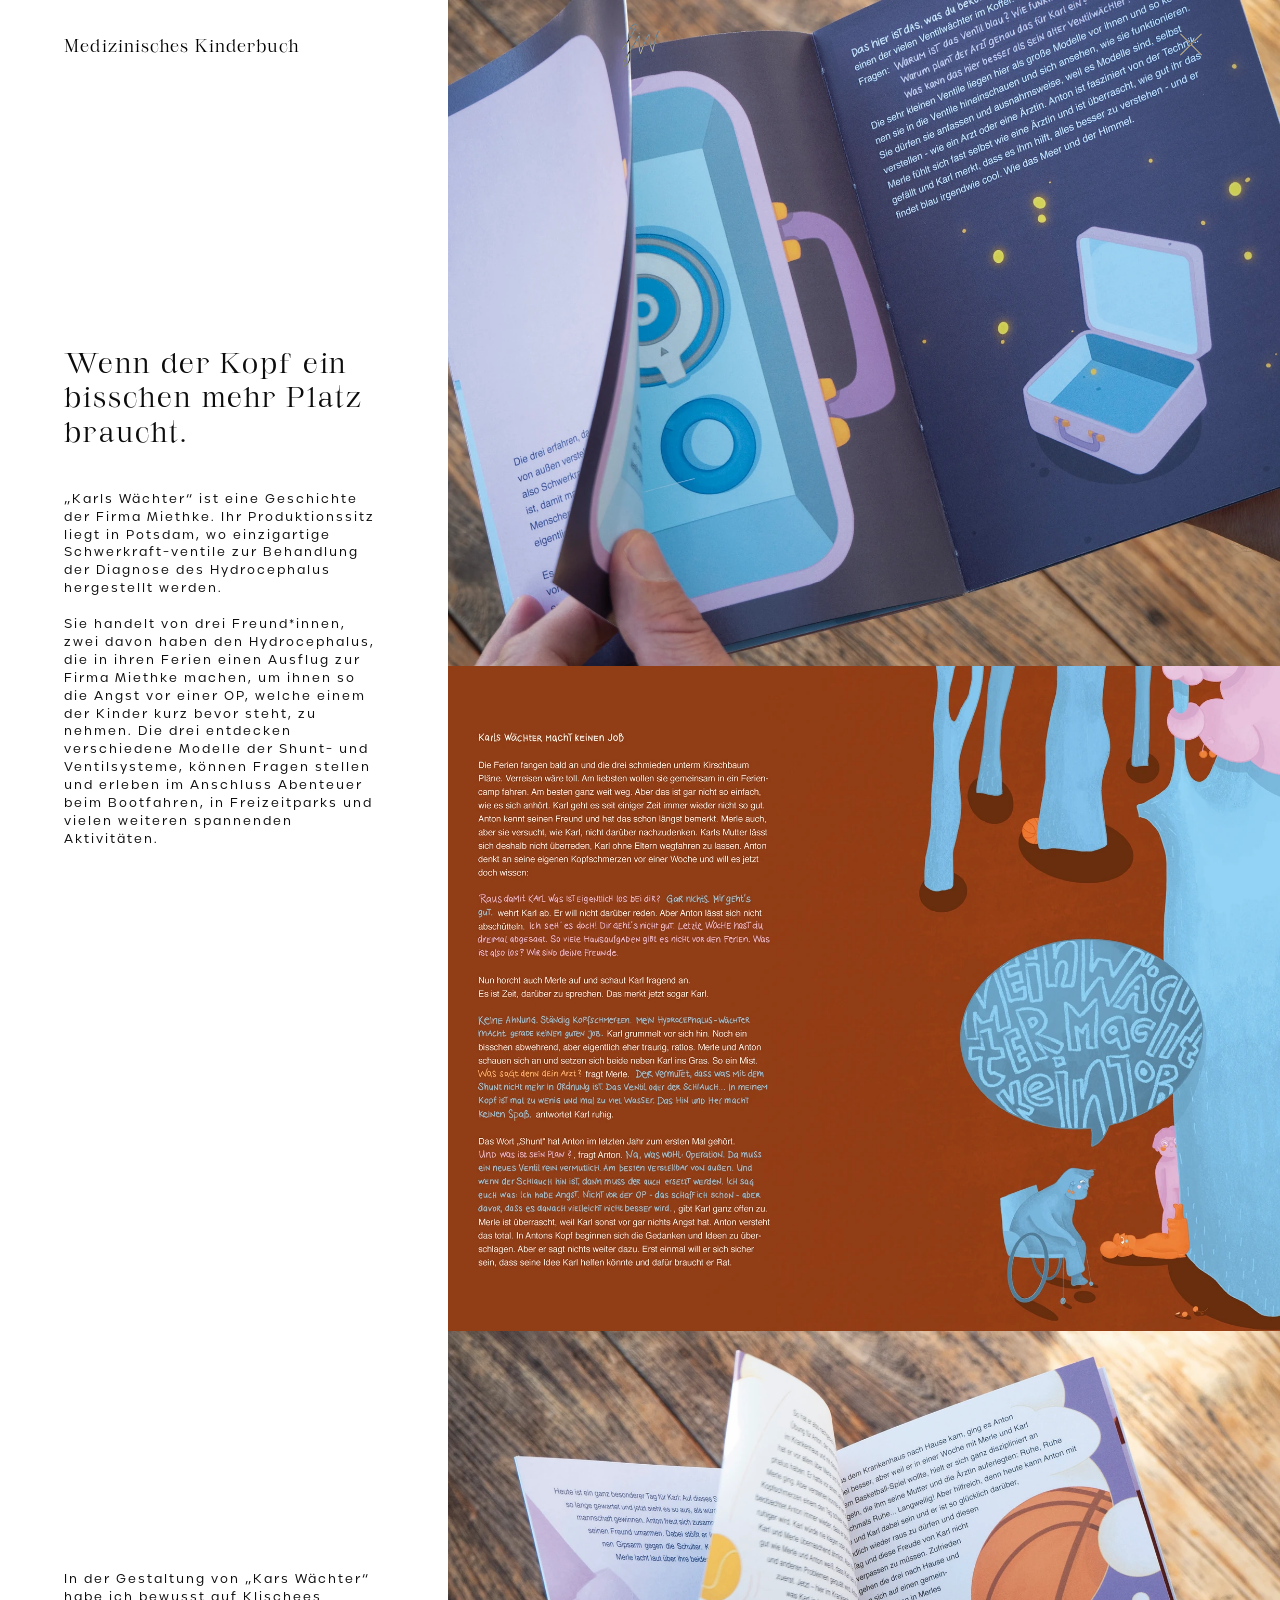
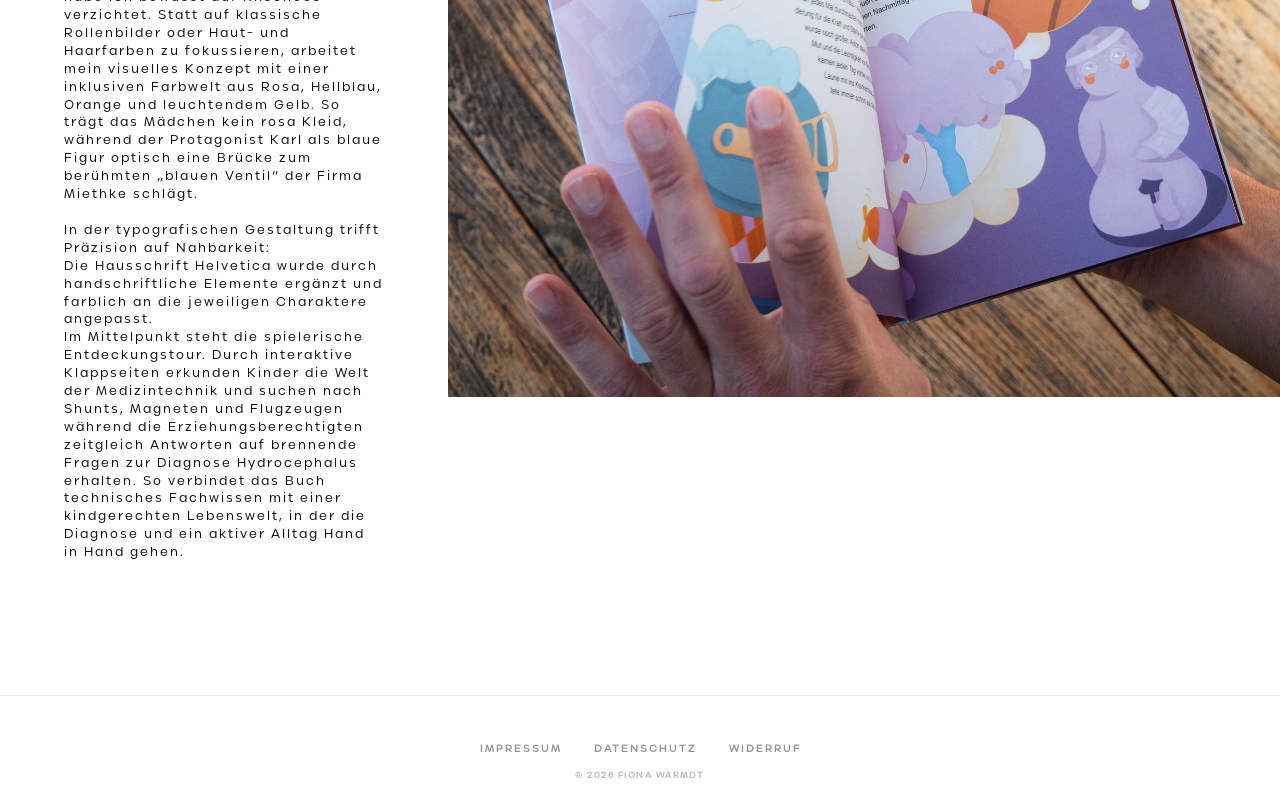
<file: Hydrocephalus.html>
<!DOCTYPE html>
<html lang="de">

<head>
    <link rel="icon" type="image/png" href="favicon.png">
    <meta charset="UTF-8">
    <meta name="viewport" content="width=device-width, initial-scale=1.0">
    <meta name="author" content="Fiona Warmdt">
    <meta name="description" content="Medizinisches Kinderbuch über Hydrocephalus — ein Illustrationsprojekt von Fiona Warmdt. Kommunikationsdesign bei fiv works.">
    <link rel="canonical" href="https://fivworks.de/Hydrocephalus.html">
    <title>Medizinisches Kinderbuch Hydrocephalus — Fiona Warmdt | fiv works</title>
    <link rel="stylesheet" href="style.css">
    <meta property="og:type" content="website">
    <meta property="og:site_name" content="fiv works — Fiona Warmdt">
    <meta property="og:title" content="Medizinisches Kinderbuch Hydrocephalus — Fiona Warmdt | fiv works">
    <meta property="og:description" content="Medizinisches Kinderbuch über Hydrocephalus — ein Illustrationsprojekt von Fiona Warmdt. Kommunikationsdesign bei fiv works.">
    <meta property="og:url" content="https://fivworks.de/Hydrocephalus.html">
    <meta property="og:image" content="https://fivworks.de/bilder/portrait.webp">
</head>

<body class="project-page">

    <!-- Overlay Menu -->
    <div id="menu-overlay" class="menu-overlay">
        <div class="menu-content">
            <a href="shop.html">Shop</a>
            <a href="mailto:fiona.warmdt@icloud.com">Mail</a>
            <a href="https://www.instagram.com/fiv.works?igsh=NmEyYzA0a2psNG5n&utm_source=qr" target="_blank"
                rel="noopener noreferrer">Instagram</a>
            <a href="https://www.linkedin.com/in/fiona-warmdt-072200236/" target="_blank"
                rel="noopener noreferrer">LinkedIn</a>
            <a href="index.html#projects">Zu meinen Projekten</a>
            <div class="menu-legal">
                <a href="impressum.html">Impressum</a>
                <a href="datenschutz.html">Datenschutz</a>
            </div>
        </div>
    </div>

    <!-- Pinned Header -->
    <header class="pinned-header">
        <div class="header-left">
            <a href="index.html" class="nav-link fiv-link">Medizinisches Kinderbuch</a>
        </div>
        <div class="header-center">
            <img src="bilder/Unterschrift_Kürzel_fiw_mittel.webp" alt="fiv works logo" class="center-logo">
        </div>
        <div class="header-right">
            <a href="index.html" class="close-btn" aria-label="Close Project Page">
                <span></span>
                <span></span>
                <span></span>
            </a>
        </div>
    </header>

    <!-- First Section -->
    <div class="project-split-layout">
        <!-- Left Column (Fixed Text) -->
        <div class="project-left-col">
            <p>
                <span class="serif-text large-intro">Wenn der Kopf ein bisschen mehr Platz braucht.<br><br></span>
                „Karls Wächter“ ist eine Geschichte der Firma Miethke. Ihr Produktionssitz liegt in Potsdam, wo
                einzigartige Schwerkraft-ventile zur Behandlung der Diagnose des Hydrocephalus hergestellt werden.
                <br><br>Sie handelt von drei Freund*innen, zwei davon haben den Hydrocephalus, die in ihren Ferien einen
                Ausflug zur
                Firma Miethke machen, um ihnen so die Angst vor einer OP, welche einem der Kinder kurz bevor steht, zu
                nehmen. Die drei entdecken verschiedene Modelle der Shunt- und Ventilsysteme, können Fragen stellen und
                erleben im Anschluss Abenteuer beim Bootfahren, in Freizeitparks und vielen weiteren spannenden
                Aktivitäten.
            </p>
        </div>

        <!-- Right Column (Scrollable Media) -->
        <div class="project-right-col">
            <img src="bilder/05_Hydrocephalus/Hydrocephalus2.webp" alt="Projekt Fünf Cover" loading="lazy">
            <img src="bilder/05_Hydrocephalus/Hydrocephalus3.webp" alt="Placeholder 1" loading="lazy">
        </div>
    </div>

    <!-- Second Section (Video and Conclusion Text) -->
    <div class="project-split-layout">
        <!-- Left Column (Fixed Text) -->
        <div class="project-left-col">
            <p>
                In der Gestaltung von „Kars Wächter“ habe ich bewusst auf Klischees verzichtet. Statt
                auf
                klassische
                Rollenbilder oder Haut- und Haarfarben zu fokussieren, arbeitet mein visuelles Konzept mit einer
                inklusiven Farbwelt aus Rosa, Hellblau, Orange und leuchtendem Gelb. So trägt das Mädchen kein rosa
                Kleid, während der Protagonist Karl als blaue Figur optisch eine Brücke zum berühmten „blauen Ventil“
                der Firma Miethke schlägt.<br><br>
                In der typografischen Gestaltung trifft Präzision auf Nahbarkeit: <br>Die Hausschrift Helvetica wurde
                durch
                handschriftliche Elemente ergänzt und farblich an die jeweiligen Charaktere angepasst. <br>Im
                Mittelpunkt
                steht die spielerische Entdeckungstour. Durch interaktive Klappseiten erkunden Kinder die Welt der
                Medizintechnik und suchen nach Shunts, Magneten und Flugzeugen während die Erziehungsberechtigten
                zeitgleich Antworten auf brennende Fragen zur Diagnose Hydrocephalus erhalten. So verbindet das Buch
                technisches Fachwissen mit einer kindgerechten Lebenswelt, in der die Diagnose und ein aktiver
                Alltag
                Hand in Hand gehen.
                <br><br>


            </p>
        </div>

        <!-- Right Column (Scrollable Media) -->
        <div class="project-right-col">
            <img src="bilder/05_Hydrocephalus/Hydrocephalus.webp" alt="Placeholder Media" loading="lazy">
        </div>
    </div>


    <!-- Footer -->
    <footer class="site-footer">
        <div class="footer-links">
            <a href="impressum.html">Impressum</a>
            <a href="datenschutz.html">Datenschutz</a>
            <a href="widerruf.html">Widerruf</a>
        </div>
        <p class="footer-copy">© 2026 Fiona Warmdt</p>
    </footer>

    <script src="main.js"></script>
</body>

</html>
</file>
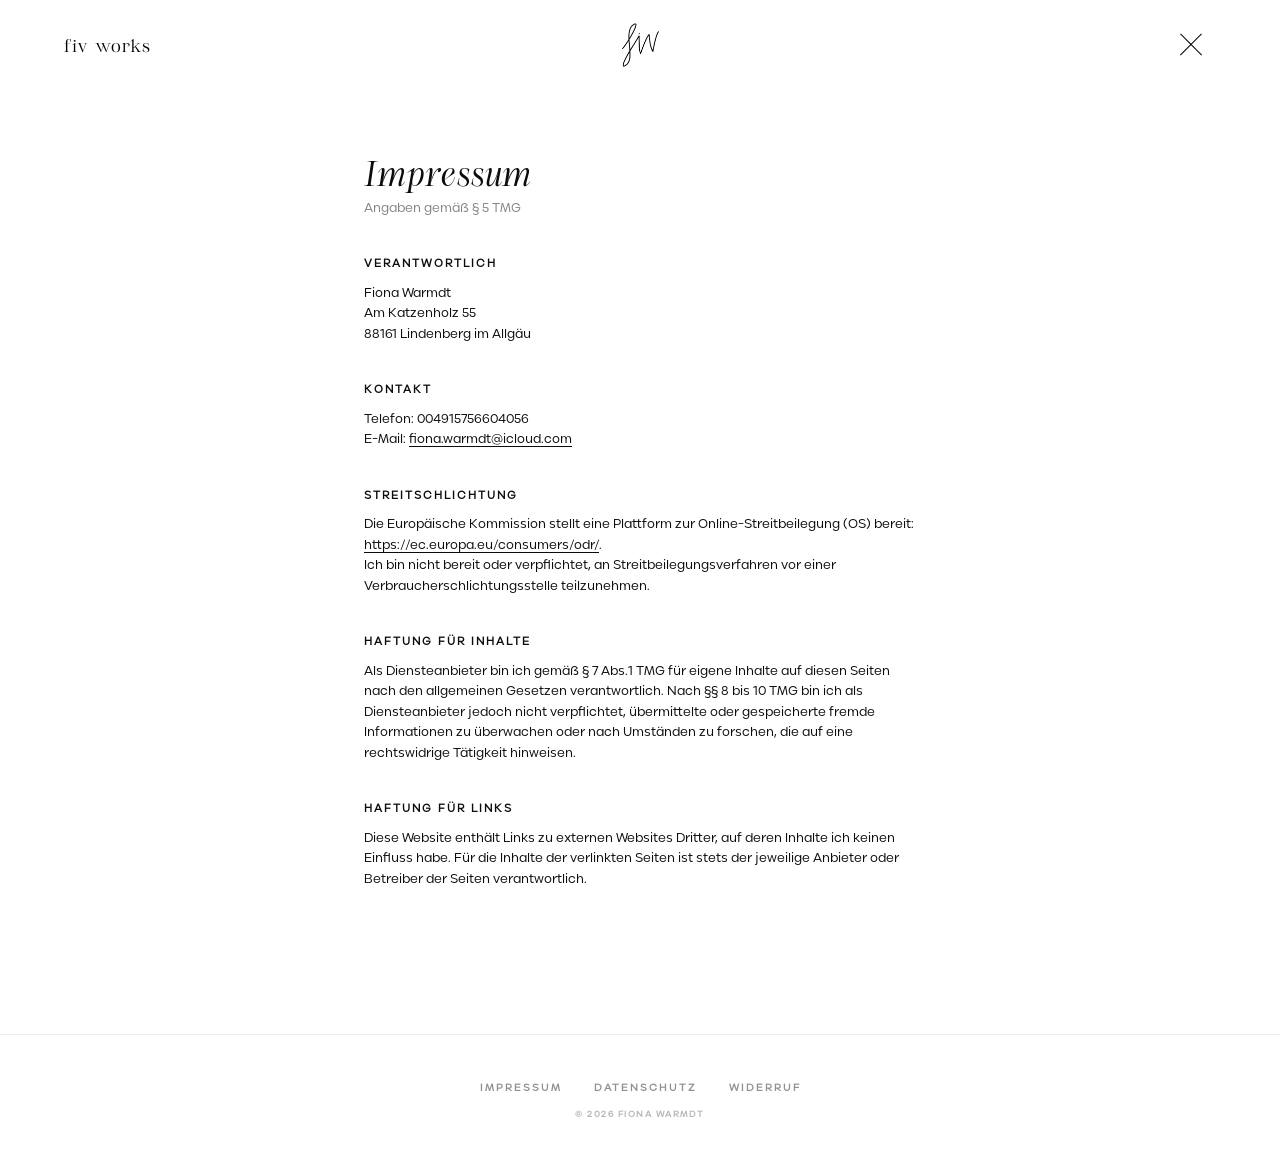
<file: impressum.html>
<!DOCTYPE html>
<html lang="de">

<head>
    <link rel="icon" type="image/png" href="favicon.png">
    <meta charset="UTF-8">
    <meta name="viewport" content="width=device-width, initial-scale=1.0">
    <meta name="author" content="Fiona Warmdt">
    <meta name="description" content="Impressum — fiv works, Fiona Warmdt. Angaben gemäß § 5 TMG.">
    <link rel="canonical" href="https://fivworks.de/impressum.html">
    <title>Impressum | fiv works</title>
    <link rel="stylesheet" href="style.css">
    <meta name="robots" content="noindex">
</head>

<body class="legal-page">

    <!-- Pinned Header -->
    <header class="pinned-header">
        <div class="header-left">
            <a href="index.html" class="nav-link fiv-link">fiv works</a>
        </div>
        <div class="header-center">
            <img src="bilder/Unterschrift_Kürzel_fiw_mittel.webp" alt="fiv works logo" class="center-logo">
        </div>
        <div class="header-right">
            <a href="index.html" class="close-btn" aria-label="Zurück zur Startseite">
                <span></span>
                <span></span>
                <span></span>
            </a>
        </div>
    </header>

    <div class="legal-container">
        <h1>Impressum</h1>
        <p class="legal-subtitle">Angaben gemäß § 5 TMG</p>

        <h2>Verantwortlich</h2>
        <p>
            Fiona Warmdt<br>
            Am Katzenholz 55<br>
            88161 Lindenberg im Allgäu
        </p>

        <h2>Kontakt</h2>
        <p>
            Telefon: 004915756604056<br>
            E-Mail: <a href="mailto:fiona.warmdt@icloud.com">fiona.warmdt@icloud.com</a>
        </p>

        <h2>Streitschlichtung</h2>
        <p>
            Die Europäische Kommission stellt eine Plattform zur Online-Streitbeilegung (OS) bereit:
            <a href="https://ec.europa.eu/consumers/odr/" target="_blank" rel="noopener noreferrer">https://ec.europa.eu/consumers/odr/</a>.<br>
            Ich bin nicht bereit oder verpflichtet, an Streitbeilegungsverfahren vor einer
            Verbraucherschlichtungsstelle teilzunehmen.
        </p>

        <h2>Haftung für Inhalte</h2>
        <p>
            Als Diensteanbieter bin ich gemäß § 7 Abs.1 TMG für eigene Inhalte auf diesen Seiten
            nach den allgemeinen Gesetzen verantwortlich. Nach §§ 8 bis 10 TMG bin ich als Diensteanbieter
            jedoch nicht verpflichtet, übermittelte oder gespeicherte fremde Informationen zu überwachen
            oder nach Umständen zu forschen, die auf eine rechtswidrige Tätigkeit hinweisen.
        </p>

        <h2>Haftung für Links</h2>
        <p>
            Diese Website enthält Links zu externen Websites Dritter, auf deren Inhalte ich keinen
            Einfluss habe. Für die Inhalte der verlinkten Seiten ist stets der jeweilige Anbieter
            oder Betreiber der Seiten verantwortlich.
        </p>
    </div>

    <!-- Footer -->
    <footer class="site-footer">
        <div class="footer-links">
            <a href="impressum.html">Impressum</a>
            <a href="datenschutz.html">Datenschutz</a>
            <a href="widerruf.html">Widerruf</a>
        </div>
        <p class="footer-copy">© 2026 Fiona Warmdt</p>
    </footer>

    <script src="main.js"></script>
</body>

</html>
</file>
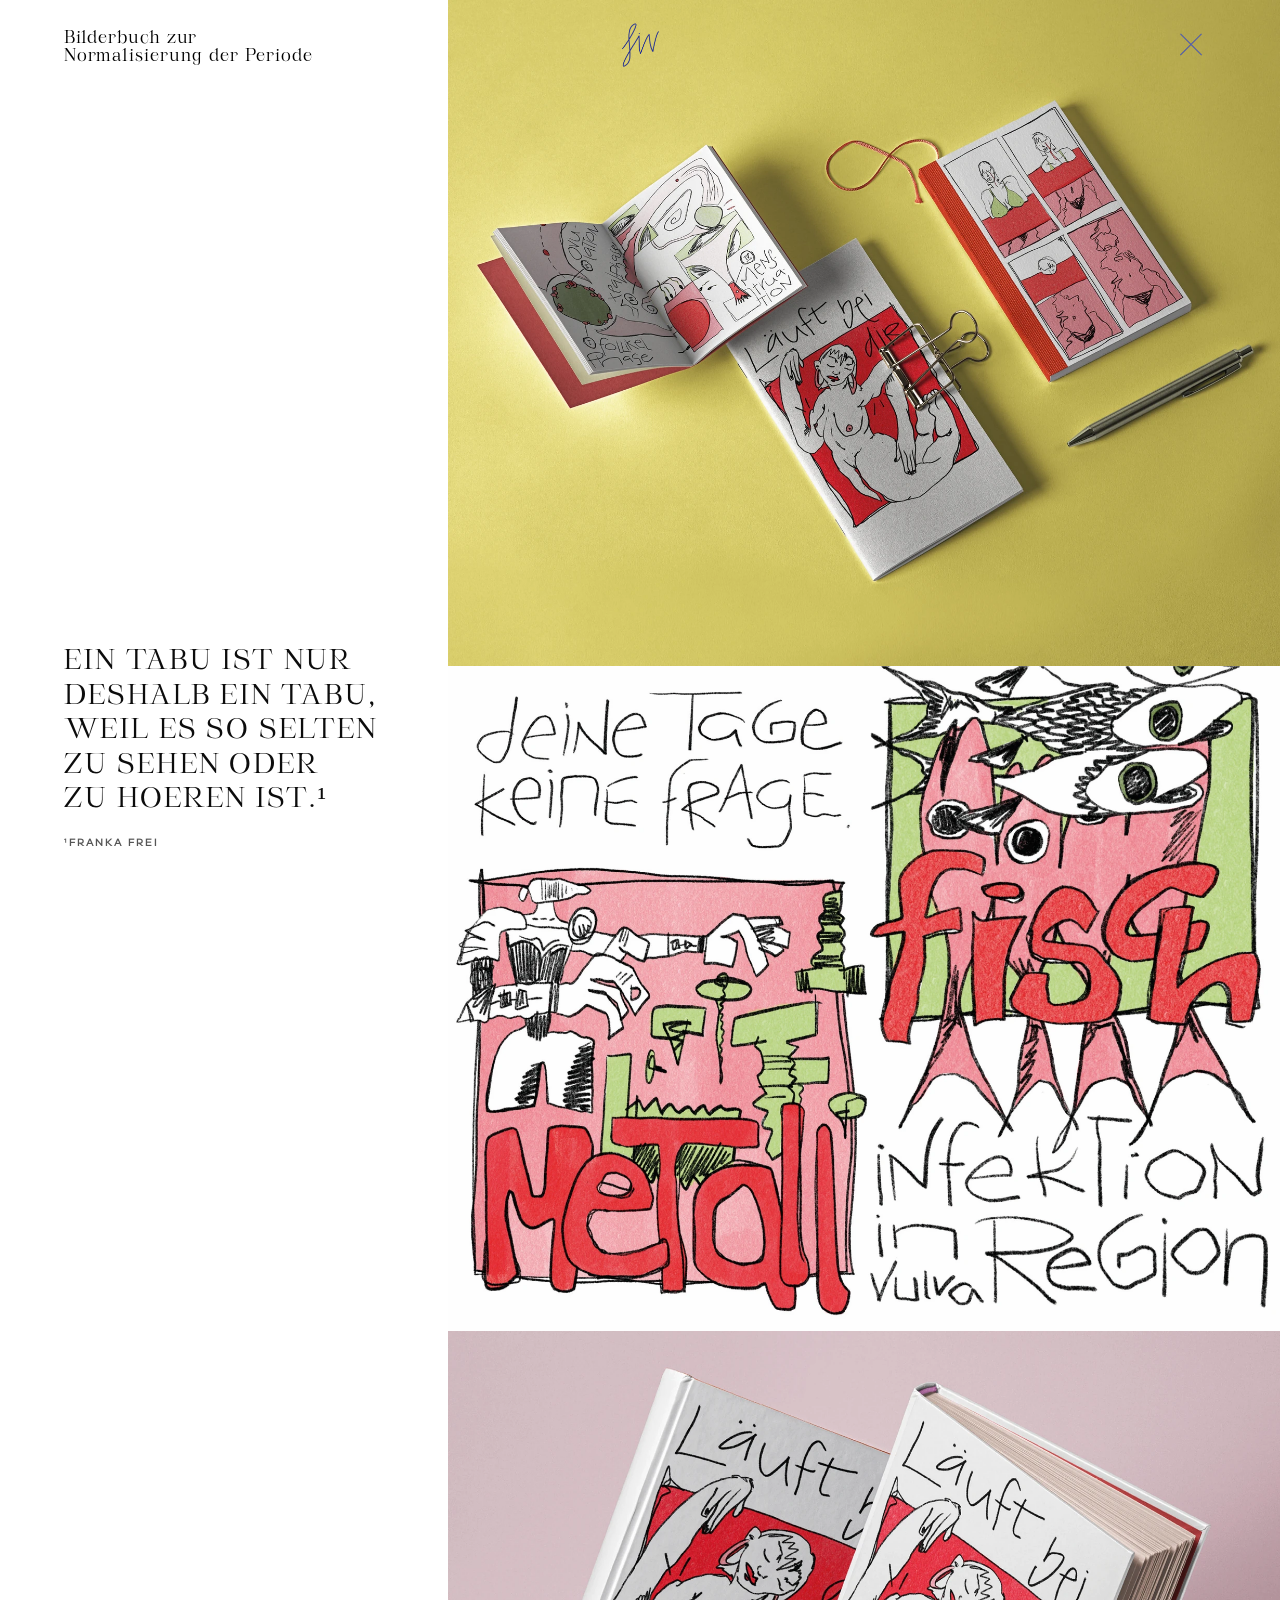
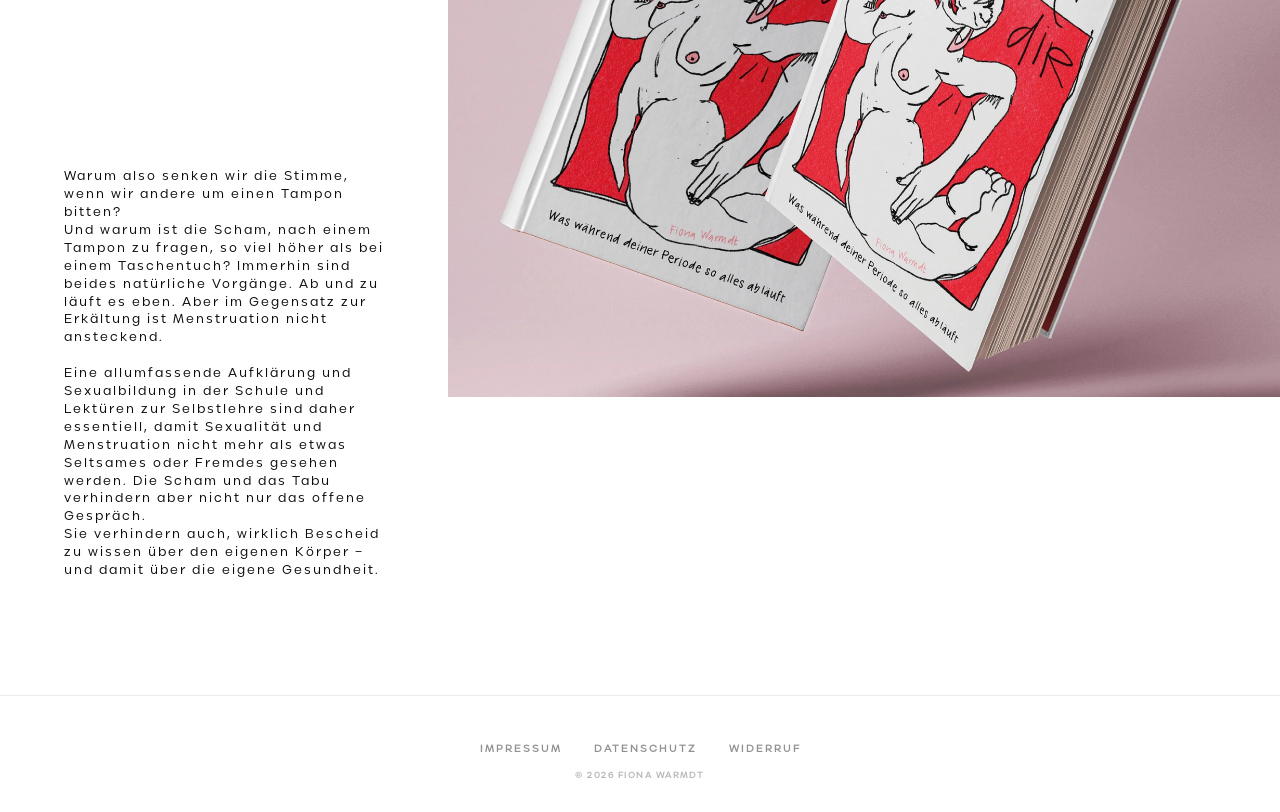
<file: periode.html>
<!DOCTYPE html>
<html lang="de">

<head>
    <link rel="icon" type="image/png" href="favicon.png">
    <meta charset="UTF-8">
    <meta name="viewport" content="width=device-width, initial-scale=1.0">
    <meta name="author" content="Fiona Warmdt">
    <meta name="description" content="Bilderbuch zur Normalisierung der Periode — ein Illustrationsprojekt von Fiona Warmdt. Kommunikationsdesign bei fiv works.">
    <link rel="canonical" href="https://fivworks.de/periode.html">
    <title>Bilderbuch zur Normalisierung der Periode — Fiona Warmdt | fiv works</title>
    <link rel="stylesheet" href="style.css">
    <meta property="og:type" content="website">
    <meta property="og:site_name" content="fiv works — Fiona Warmdt">
    <meta property="og:title" content="Bilderbuch zur Normalisierung der Periode — Fiona Warmdt | fiv works">
    <meta property="og:description" content="Bilderbuch zur Normalisierung der Periode — ein Illustrationsprojekt von Fiona Warmdt. Kommunikationsdesign bei fiv works.">
    <meta property="og:url" content="https://fivworks.de/periode.html">
    <meta property="og:image" content="https://fivworks.de/bilder/portrait.webp">
</head>

<body class="project-page">

    <!-- Overlay Menu -->
    <div id="menu-overlay" class="menu-overlay">
        <div class="menu-content">
            <a href="shop.html">Shop</a>
            <a href="mailto:fiona.warmdt@icloud.com">Mail</a>
            <a href="https://www.instagram.com/fiv.works?igsh=NmEyYzA0a2psNG5n&utm_source=qr" target="_blank"
                rel="noopener noreferrer">Instagram</a>
            <a href="https://www.linkedin.com/in/fiona-warmdt-072200236/" target="_blank"
                rel="noopener noreferrer">LinkedIn</a>
            <a href="index.html#projects">Zu meinen Projekten</a>
            <div class="menu-legal">
                <a href="impressum.html">Impressum</a>
                <a href="datenschutz.html">Datenschutz</a>
            </div>
        </div>
    </div>

    <!-- Pinned Header -->
    <header class="pinned-header">
        <div class="header-left">
            <a href="index.html" class="nav-link fiv-link">Bilderbuch zur<br>Normalisierung der Periode</a>
        </div>
        <div class="header-center">
            <img src="bilder/Unterschrift_Kürzel_fiw_mittel.webp" alt="fiv works logo" class="center-logo">
        </div>
        <div class="header-right">
            <a href="index.html" class="close-btn" aria-label="Close Project Page">
                <span></span>
                <span></span>
                <span></span>
            </a>
        </div>
    </header>

    <!-- First Section -->
    <div class="project-split-layout">
        <!-- Left Column (Fixed Text) -->
        <div class="project-left-col">
            <span class="serif-text large-intro">Ein Tabu ist nur deshalb ein Tabu, <br> weil es so selten <br> zu
                sehen oder <br>zu hoeren ist.¹</span>
            </p>
            <span class="footnote">¹Franka Frei</span>
        </div>

        <!-- Right Column (Scrollable Media) -->
        <div class="project-right-col">
            <img src="bilder/04_Periode/PeriodeBücher.webp" alt="Gemüsekiste Cover" loading="lazy">
            <img src="bilder/04_Periode/gerüche.webp" alt="Placeholder 1" loading="lazy">
        </div>
    </div>

    <!-- Second Section (Video and Conclusion Text) -->
    <div class="project-split-layout">
        <!-- Left Column (Fixed Text) -->
        <div class="project-left-col">
            <p>
                Warum also senken wir die Stimme, wenn wir andere um einen Tampon bitten? <br>Und warum ist die Scham,
                nach
                einem Tampon zu fragen, so viel höher als bei einem Taschentuch? Immerhin sind beides natürliche
                Vorgänge. Ab und zu läuft es eben. Aber im Gegensatz zur Erkältung ist Menstruation nicht ansteckend.
                <br><br>
                Eine allumfassende Aufklärung und Sexualbildung in der Schule und Lektüren zur Selbstlehre sind daher
                essentiell, damit Sexualität und Menstruation nicht mehr als etwas Seltsames oder Fremdes gesehen
                werden.
                Die Scham und das Tabu verhindern aber nicht nur das offene Gespräch. <br>Sie verhindern auch,
                wirklich
                Bescheid zu wissen über den eigenen Körper – und damit über die eigene Gesundheit.
            </p>
        </div>

        <!-- Right Column (Scrollable Media) -->
        <div class="project-right-col">
            <img src="bilder/04_Periode/periodencover.webp" alt="Placeholder Media" loading="lazy">
        </div>
    </div>


    <!-- Footer -->
    <footer class="site-footer">
        <div class="footer-links">
            <a href="impressum.html">Impressum</a>
            <a href="datenschutz.html">Datenschutz</a>
            <a href="widerruf.html">Widerruf</a>
        </div>
        <p class="footer-copy">© 2026 Fiona Warmdt</p>
    </footer>

    <script src="main.js"></script>
</body>

</html>
</file>
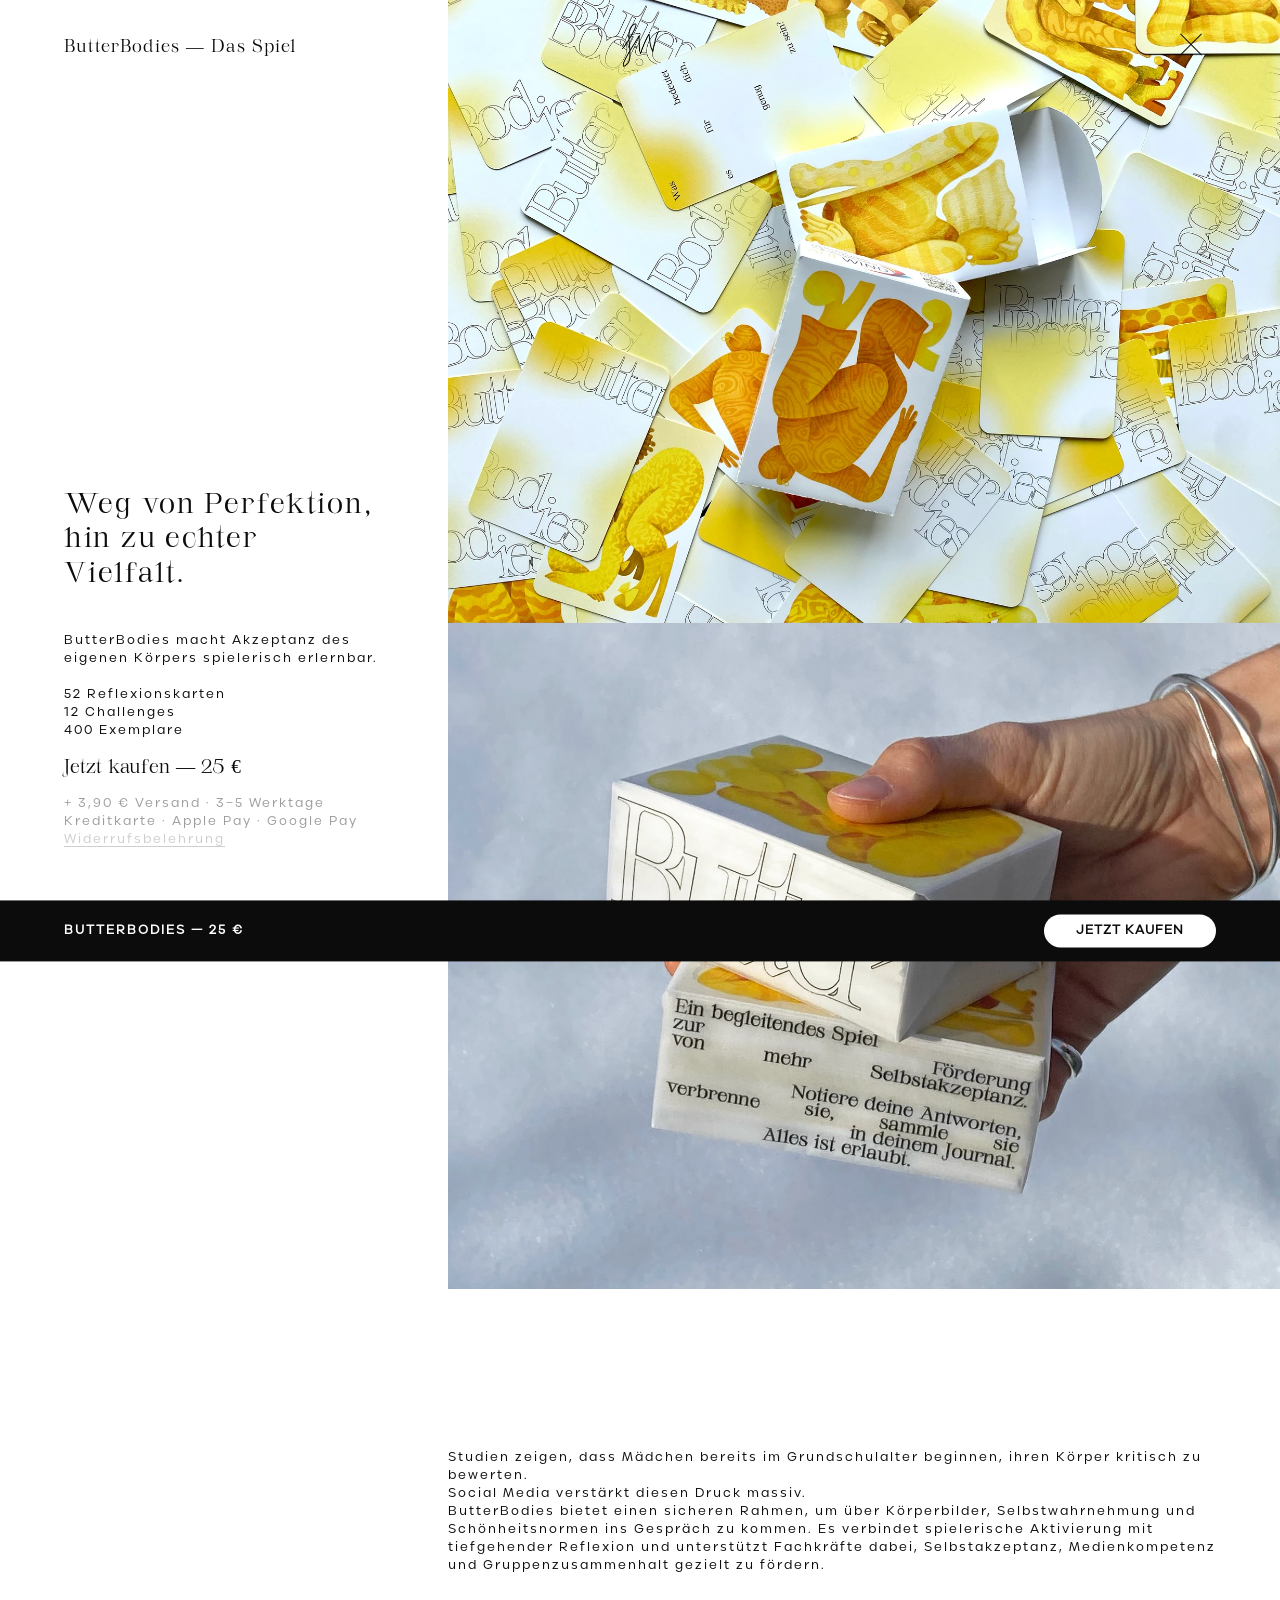
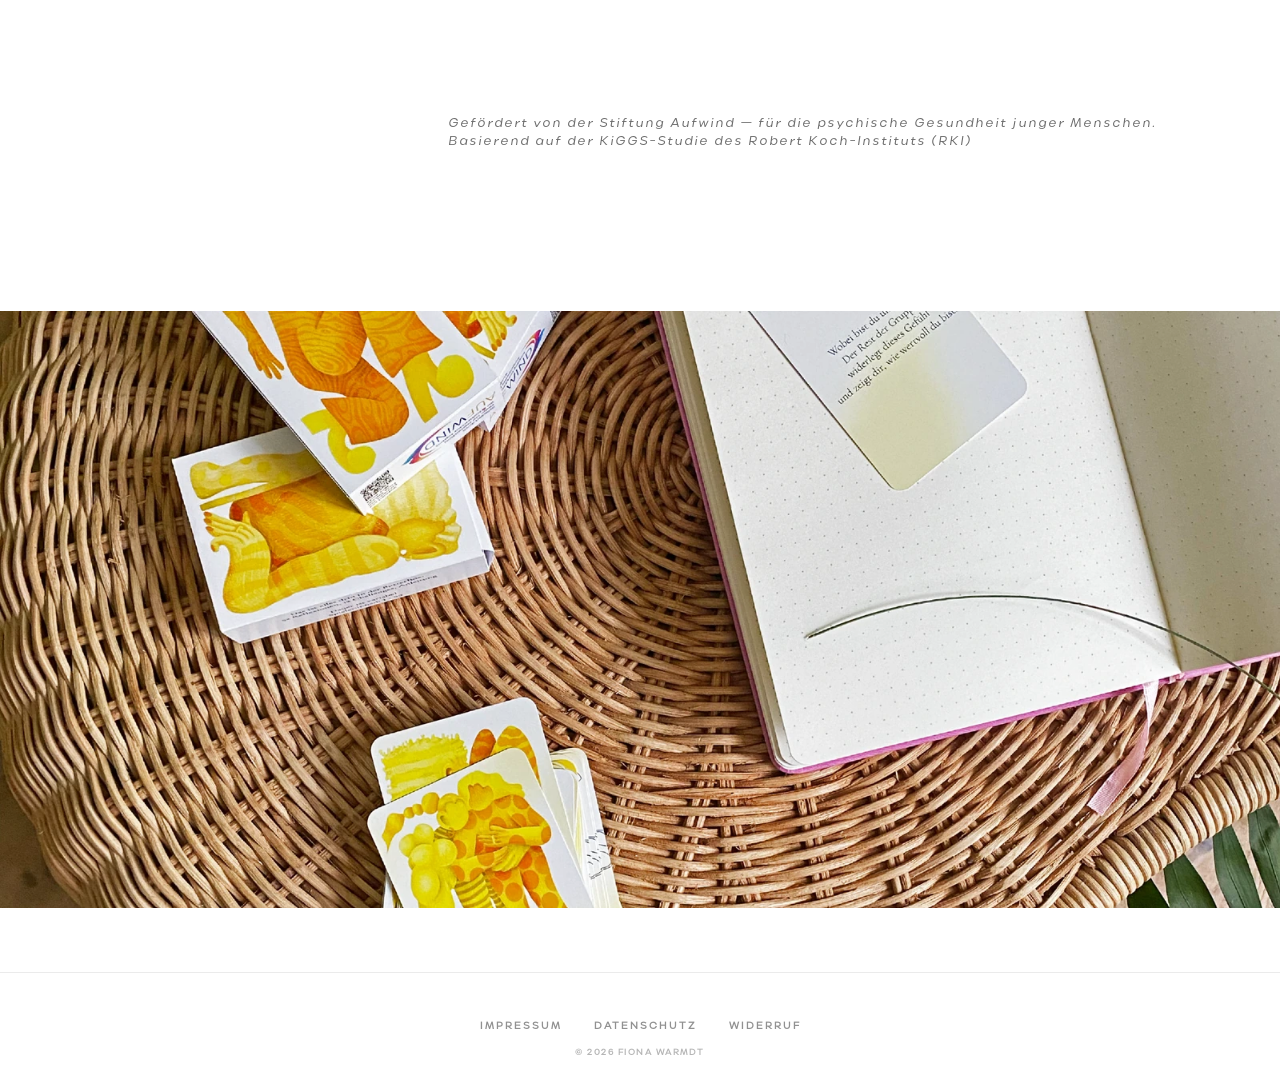
<file: shop-butterbodies.html>
<!DOCTYPE html>
<html lang="de">

<head>
    <link rel="icon" type="image/png" href="favicon.png">
    <meta charset="UTF-8">
    <meta name="viewport" content="width=device-width, initial-scale=1.0">
    <meta name="author" content="Fiona Warmdt">
    <meta name="description"
        content="ButterBodies kaufen — ein analoges Kartenspiel zu Körperbildern und Selbstakzeptanz. 52 Reflexionskarten, 12 Challenges. 25 €. Limitiert auf 400 Exemplare. Kein Nachdruck.">
    <link rel="canonical" href="https://fivworks.de/shop-butterbodies.html">
    <title>Shop — ButterBodies kaufen | fiv works</title>
    <link rel="stylesheet" href="style.css">
    <meta property="og:type" content="product">
    <meta property="og:site_name" content="fiv works — Fiona Warmdt">
    <meta property="og:title" content="ButterBodies kaufen — 25 € | fiv works">
    <meta property="og:description"
        content="ButterBodies — ein analoges Kartenspiel zu Körperbildern und Selbstakzeptanz. 52 Reflexionskarten, 12 Challenges. 25 €. Limitiert auf 400 Exemplare.">
    <meta property="og:url" content="https://fivworks.de/shop-butterbodies.html">
    <meta property="og:image" content="https://fivworks.de/bilder/01_ButterBodies/ShopSpiel.webp">
    <script type="application/ld+json">
    {
        "@context": "https://schema.org",
        "@type": "Product",
        "name": "ButterBodies — Das Spiel",
        "description": "Ein analoges Kartenspiel zu Körperbildern und Selbstakzeptanz. 52 Reflexionskarten, 12 Challenges.",
        "image": "https://fivworks.de/bilder/01_ButterBodies/ShopSpiel.webp",
        "brand": { "@type": "Brand", "name": "fiv works" },
        "offers": {
            "@type": "Offer",
            "url": "https://fivworks.de/shop-butterbodies.html",
            "priceCurrency": "EUR",
            "price": "25.00",
            "availability": "https://schema.org/LimitedAvailability",
            "shippingDetails": {
                "@type": "OfferShippingDetails",
                "shippingRate": { "@type": "MonetaryAmount", "value": "3.90", "currency": "EUR" },
                "deliveryTime": { "@type": "ShippingDeliveryTime", "businessDays": { "@type": "QuantitativeValue", "minValue": 3, "maxValue": 5 } }
            }
        }
    }
    </script>
</head>

<body class="project-page shop-page bb-detail-page">

    <!-- Overlay Menu -->
    <div id="menu-overlay" class="menu-overlay">
        <div class="menu-content">
            <a href="shop.html">Shop</a>
            <a href="mailto:fiona.warmdt@icloud.com">Mail</a>
            <a href="https://www.instagram.com/fiv.works?igsh=NmEyYzA0a2psNG5n&utm_source=qr" target="_blank"
                rel="noopener noreferrer">Instagram</a>
            <a href="https://www.linkedin.com/in/fiona-warmdt-072200236/" target="_blank"
                rel="noopener noreferrer">LinkedIn</a>
            <a href="index.html#projects">Zu meinen Projekten</a>
            <div class="menu-legal">
                <a href="impressum.html">Impressum</a>
                <a href="datenschutz.html">Datenschutz</a>
            </div>
        </div>
    </div>

    <!-- Pinned Header -->
    <header class="pinned-header">
        <div class="header-left">
            <a href="shop.html" class="nav-link fiv-link">ButterBodies — Das Spiel</a>
        </div>
        <div class="header-center">
            <img src="bilder/Unterschrift_Kürzel_fiw_mittel.webp" alt="fiv works logo" class="center-logo">
        </div>
        <div class="header-right">
            <a href="shop.html" class="close-btn" aria-label="Zurück zum Shop">
                <span></span>
                <span></span>
                <span></span>
            </a>
        </div>
    </header>

    <!-- Section 1: Text left (sticky), Product images right (scrollable) -->
    <div class="project-split-layout">
        <div class="project-left-col">
            <p>
                <span class="serif-text large-intro">Weg von Perfektion, hin zu echter Vielfalt.</span><br><br>
                ButterBodies macht Akzeptanz des<br>eigenen Körpers spielerisch erlernbar.<br><br>
                52 Reflexionskarten<br>
                12 Challenges<br>
                400 Exemplare
            </p>
            <a href="https://buy.stripe.com/7sY28sftsdI7dYobjCbAs00" class="bb-detail-cta" target="_blank"
                rel="noopener noreferrer">Jetzt kaufen — 25 €</a>
            <p class="bb-detail-shipping">+ 3,90 € Versand · 3–5 Werktage<br>
                Kreditkarte · Apple Pay · Google Pay<br>
                <a href="widerruf.html" class="shipping-legal-link">Widerrufsbelehrung</a></p>
        </div>
        <div class="project-right-col">
            <img src="bilder/01_ButterBodies/ShopSpiel.webp"
                alt="ButterBodies Kartenspiel — Verpackung und Karten ausgebreitet" loading="lazy">
            <img src="bilder/01_ButterBodies/ButterbodiesKartenverpack.webp"
                alt="ButterBodies Verpackung in der Hand" loading="lazy">
        </div>
    </div>

    <!-- Section 2: Flip card left, Study text right -->
    <div class="project-split-layout bb-split-reversed">
        <div class="project-left-col bb-media-col">
            <video autoplay loop muted playsinline>
                <source src="bilder/01_ButterBodies/flippen3_weiss.mp4" type="video/mp4">
            </video>
        </div>
        <div class="project-right-col bb-text-col">
            <div class="bb-detail-context__inner">
                <div class="bb-detail-context__body">
                    <p>
                        Studien zeigen, dass Mädchen bereits im Grundschulalter beginnen, ihren Körper kritisch zu bewerten.<br>
                        Social Media verstärkt diesen Druck massiv.
                    </p>
                    <p>
                        ButterBodies bietet einen sicheren Rahmen, um über Körperbilder, Selbstwahrnehmung und
                        Schönheitsnormen ins Gespräch zu kommen. Es verbindet spielerische Aktivierung mit tiefgehender
                        Reflexion und unterstützt Fachkräfte dabei, Selbstakzeptanz, Medienkompetenz und
                        Gruppenzusammenhalt gezielt zu fördern.
                    </p>
                </div>
                <p class="bb-detail-context__trust">
                    Gefördert von der Stiftung Aufwind — für die psychische Gesundheit junger Menschen.<br>
                    <span class="footnote">Basierend auf der KiGGS-Studie des Robert Koch-Instituts (RKI)</span>
                </p>
            </div>
        </div>
    </div>

    <!-- Section 3: Full-width image -->
    <div class="bb-detail-fullimg">
        <img src="bilder/01_ButterBodies/shopspiel5.webp"
            alt="ButterBodies Karten auf dem Tisch ausgebreitet" loading="lazy">
    </div>

    <!-- Sticky Buy Bar -->
    <div class="shop-sticky-bar" id="shop-sticky-bar">
        <span class="shop-sticky-bar__info">ButterBodies — 25 €</span>
        <a href="https://buy.stripe.com/7sY28sftsdI7dYobjCbAs00" class="shop-sticky-bar__btn" target="_blank"
            rel="noopener noreferrer">Jetzt kaufen</a>
    </div>


    <!-- Footer -->
    <footer class="site-footer">
        <div class="footer-links">
            <a href="impressum.html">Impressum</a>
            <a href="datenschutz.html">Datenschutz</a>
            <a href="widerruf.html">Widerruf</a>
        </div>
        <p class="footer-copy">© 2026 Fiona Warmdt</p>
    </footer>

    <script src="main.js"></script>
    <script>
        // Sticky Buy Bar: show after first section, hide near bottom
        (function () {
            const stickyBar = document.getElementById('shop-sticky-bar');
            const firstSection = document.querySelector('.project-split-layout');
            const fullImg = document.querySelector('.bb-detail-fullimg');

            if (stickyBar && firstSection) {
                let pastFirst = false;
                let atBottom = false;

                const observer = new IntersectionObserver((entries) => {
                    entries.forEach(entry => {
                        if (entry.target === firstSection) {
                            pastFirst = !entry.isIntersecting;
                        }
                        if (entry.target === fullImg) {
                            atBottom = entry.isIntersecting;
                        }
                    });
                    if (pastFirst && !atBottom) {
                        stickyBar.classList.add('visible');
                    } else {
                        stickyBar.classList.remove('visible');
                    }
                }, { threshold: 0.1 });

                observer.observe(firstSection);
                if (fullImg) observer.observe(fullImg);
            }
        })();
    </script>
</body>

</html>
</file>
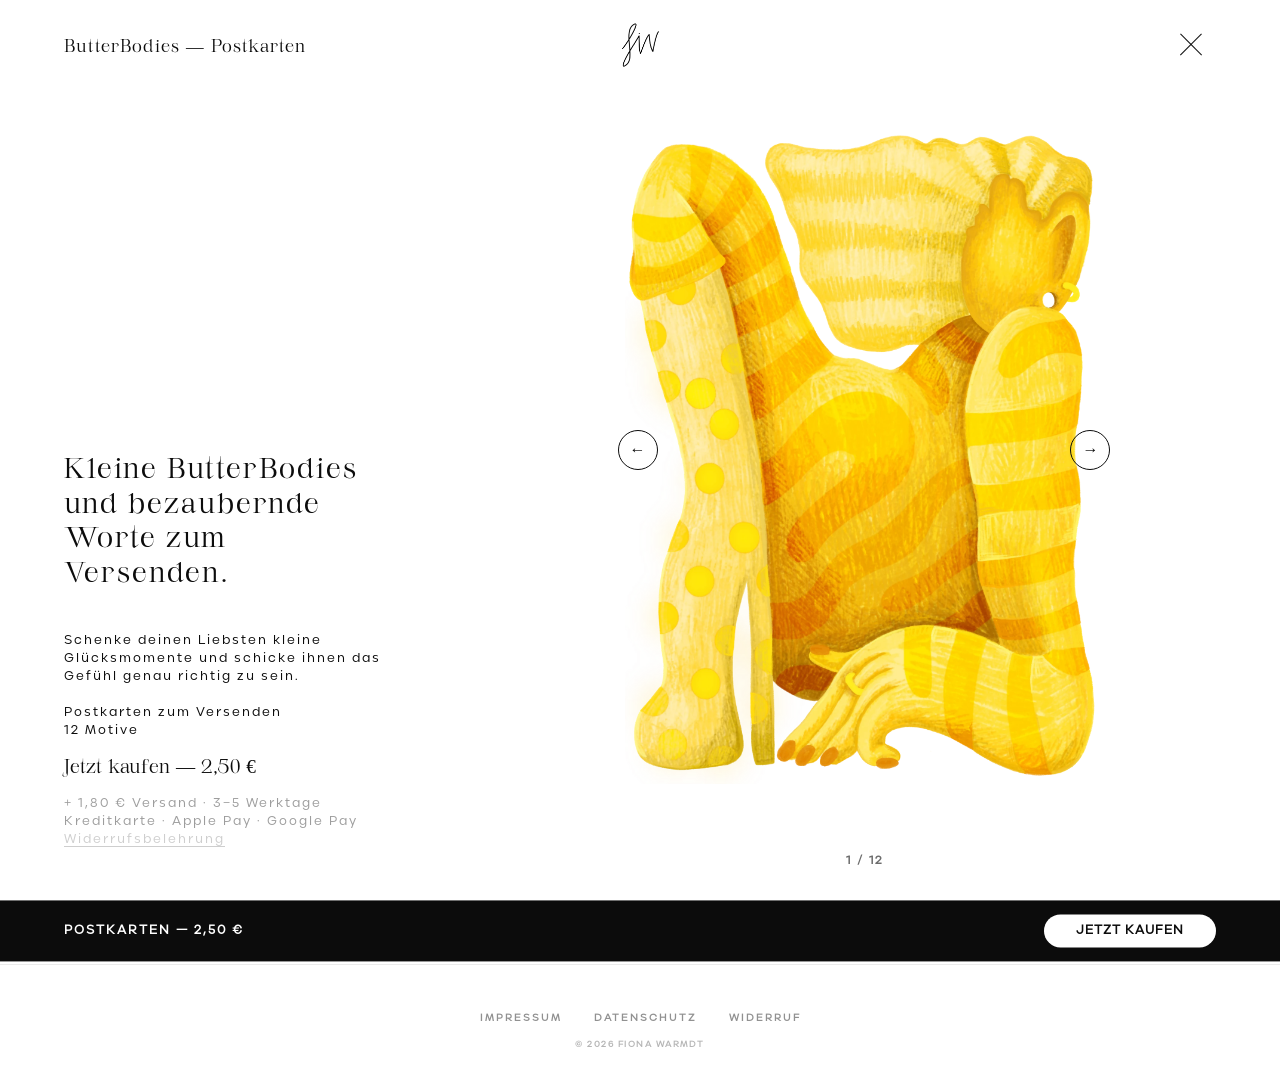
<file: shop-postkarten.html>
<!DOCTYPE html>
<html lang="de">

<head>
    <link rel="icon" type="image/png" href="favicon.png">
    <meta charset="UTF-8">
    <meta name="viewport" content="width=device-width, initial-scale=1.0">
    <meta name="author" content="Fiona Warmdt">
    <meta name="description"
        content="ButterBodies Postkarten kaufen — 12 illustrierte Motive zu Körperbildern und Selbstakzeptanz. 2,50 € pro Karte. Versand 1,80 €.">
    <link rel="canonical" href="https://fivworks.de/shop-postkarten.html">
    <title>Shop — ButterBodies Postkarten | fiv works</title>
    <link rel="stylesheet" href="style.css?v=2">
    <meta property="og:type" content="product">
    <meta property="og:site_name" content="fiv works — Fiona Warmdt">
    <meta property="og:title" content="ButterBodies Postkarten — 2,50 € | fiv works">
    <meta property="og:description"
        content="ButterBodies Postkarten — 12 illustrierte Motive zu Körperbildern und Selbstakzeptanz. 2,50 € pro Karte.">
    <meta property="og:url" content="https://fivworks.de/shop-postkarten.html">
    <meta property="og:image" content="https://fivworks.de/bilder/01_ButterBodies/ShopPostkarten.webp">
    <script type="application/ld+json">
    {
        "@context": "https://schema.org",
        "@type": "Product",
        "name": "ButterBodies — Postkarten",
        "description": "12 illustrierte Postkarten-Motive zu Körperbildern und Selbstakzeptanz.",
        "image": "https://fivworks.de/bilder/01_ButterBodies/ShopPostkarten.webp",
        "brand": { "@type": "Brand", "name": "fiv works" },
        "offers": {
            "@type": "Offer",
            "url": "https://fivworks.de/shop-postkarten.html",
            "priceCurrency": "EUR",
            "price": "2.50",
            "availability": "https://schema.org/InStock",
            "shippingDetails": {
                "@type": "OfferShippingDetails",
                "shippingRate": { "@type": "MonetaryAmount", "value": "1.80", "currency": "EUR" },
                "deliveryTime": { "@type": "ShippingDeliveryTime", "businessDays": { "@type": "QuantitativeValue", "minValue": 3, "maxValue": 5 } }
            }
        }
    }
    </script>
</head>

<body class="project-page shop-page bb-detail-page">

    <!-- Overlay Menu -->
    <div id="menu-overlay" class="menu-overlay">
        <div class="menu-content">
            <a href="shop.html">Shop</a>
            <a href="mailto:fiona.warmdt@icloud.com">Mail</a>
            <a href="https://www.instagram.com/fiv.works?igsh=NmEyYzA0a2psNG5n&utm_source=qr" target="_blank"
                rel="noopener noreferrer">Instagram</a>
            <a href="https://www.linkedin.com/in/fiona-warmdt-072200236/" target="_blank"
                rel="noopener noreferrer">LinkedIn</a>
            <a href="index.html#projects">Zu meinen Projekten</a>
            <div class="menu-legal">
                <a href="impressum.html">Impressum</a>
                <a href="datenschutz.html">Datenschutz</a>
            </div>
        </div>
    </div>

    <!-- Pinned Header -->
    <header class="pinned-header">
        <div class="header-left">
            <a href="shop.html" class="nav-link fiv-link">ButterBodies — Postkarten</a>
        </div>
        <div class="header-center">
            <img src="bilder/Unterschrift_Kürzel_fiw_mittel.webp" alt="fiv works logo" class="center-logo">
        </div>
        <div class="header-right">
            <a href="shop.html" class="close-btn" aria-label="Zurück zum Shop">
                <span></span>
                <span></span>
                <span></span>
            </a>
        </div>
    </header>

    <!-- Section 1: Text left (sticky), Gallery right (clickable) -->
    <div class="project-split-layout">
        <div class="project-left-col">
            <p>
                <span class="serif-text large-intro">Kleine ButterBodies und bezaubernde Worte zum Versenden.</span><br><br>
                Schenke deinen Liebsten kleine<br>Glücksmomente und schicke ihnen das<br>Gefühl genau richtig zu sein.<br><br>
                Postkarten zum Versenden<br>
                12 Motive
            </p>
            <a href="https://buy.stripe.com/6oU5kEchgeMb2fGfzSbAs01" class="bb-detail-cta" target="_blank"
                rel="noopener noreferrer">Jetzt kaufen — 2,50 €</a>
            <p class="bb-detail-shipping">+ 1,80 € Versand · 3–5 Werktage<br>
                Kreditkarte · Apple Pay · Google Pay<br>
                <a href="widerruf.html" class="shipping-legal-link">Widerrufsbelehrung</a></p>
        </div>
        <div class="project-right-col postkarten-gallery">
            <div class="gallery-container" id="postkarten-gallery">
                <div class="gallery-slide active">
                    <img src="bilder/01_ButterBodies/motivepostkarten/Plakat1%20Kopie.webp"
                        alt="ButterBodies Postkarte Motiv 1">
                </div>
                <div class="gallery-slide">
                    <img src="bilder/01_ButterBodies/motivepostkarten/Plakat2%20Kopie.webp"
                        alt="ButterBodies Postkarte Motiv 2">
                </div>
                <div class="gallery-slide">
                    <img src="bilder/01_ButterBodies/motivepostkarten/Plakat3%20Kopie.webp"
                        alt="ButterBodies Postkarte Motiv 3">
                </div>
                <div class="gallery-slide">
                    <img src="bilder/01_ButterBodies/motivepostkarten/Plakat4%20Kopie.webp"
                        alt="ButterBodies Postkarte Motiv 4">
                </div>
                <div class="gallery-slide">
                    <img src="bilder/01_ButterBodies/motivepostkarten/Plakat5%20Kopie.webp"
                        alt="ButterBodies Postkarte Motiv 5">
                </div>
                <div class="gallery-slide">
                    <img src="bilder/01_ButterBodies/motivepostkarten/Plakat6%20Kopie.webp"
                        alt="ButterBodies Postkarte Motiv 6">
                </div>
                <div class="gallery-slide">
                    <img src="bilder/01_ButterBodies/motivepostkarten/Plakat7%20Kopie.webp"
                        alt="ButterBodies Postkarte Motiv 7">
                </div>
                <div class="gallery-slide">
                    <img src="bilder/01_ButterBodies/motivepostkarten/Plakat8%20Kopie.webp"
                        alt="ButterBodies Postkarte Motiv 8">
                </div>
                <div class="gallery-slide">
                    <img src="bilder/01_ButterBodies/motivepostkarten/Plakat9%20Kopie.webp"
                        alt="ButterBodies Postkarte Motiv 9">
                </div>
                <div class="gallery-slide">
                    <img src="bilder/01_ButterBodies/motivepostkarten/Plakat10%20Kopie.webp"
                        alt="ButterBodies Postkarte Motiv 10">
                </div>
                <div class="gallery-slide">
                    <img src="bilder/01_ButterBodies/motivepostkarten/Plakat11%20Kopie.webp"
                        alt="ButterBodies Postkarte Motiv 11">
                </div>
                <div class="gallery-slide">
                    <img src="bilder/01_ButterBodies/motivepostkarten/Plakat12%20Kopie.webp"
                        alt="ButterBodies Postkarte Motiv 12">
                </div>
                <button class="gallery-arrow gallery-arrow--left" aria-label="Vorheriges Motiv">&#8592;</button>
                <button class="gallery-arrow gallery-arrow--right" aria-label="Nächstes Motiv">&#8594;</button>
                <div class="gallery-counter"><span id="gallery-current">1</span> / 12</div>
            </div>
        </div>
    </div>

    <!-- Sticky Buy Bar -->
    <div class="shop-sticky-bar" id="shop-sticky-bar">
        <span class="shop-sticky-bar__info">Postkarten — 2,50 €</span>
        <a href="https://buy.stripe.com/6oU5kEchgeMb2fGfzSbAs01" class="shop-sticky-bar__btn" target="_blank"
            rel="noopener noreferrer">Jetzt kaufen</a>
    </div>


    <!-- Footer -->
    <footer class="site-footer">
        <div class="footer-links">
            <a href="impressum.html">Impressum</a>
            <a href="datenschutz.html">Datenschutz</a>
            <a href="widerruf.html">Widerruf</a>
        </div>
        <p class="footer-copy">© 2026 Fiona Warmdt</p>
    </footer>

    <script src="main.js"></script>
    <script>
        // Postkarten Gallery
        (function () {
            const gallery = document.getElementById('postkarten-gallery');
            if (!gallery) return;

            const slides = gallery.querySelectorAll('.gallery-slide');
            const counter = document.getElementById('gallery-current');
            const leftArrow = gallery.querySelector('.gallery-arrow--left');
            const rightArrow = gallery.querySelector('.gallery-arrow--right');
            let current = 0;

            function showSlide(index) {
                slides[current].classList.remove('active');
                current = (index + slides.length) % slides.length;
                slides[current].classList.add('active');
                if (counter) counter.textContent = current + 1;
            }

            leftArrow.addEventListener('click', () => showSlide(current - 1));
            rightArrow.addEventListener('click', () => showSlide(current + 1));

            // Keyboard navigation
            document.addEventListener('keydown', (e) => {
                if (e.key === 'ArrowLeft') showSlide(current - 1);
                if (e.key === 'ArrowRight') showSlide(current + 1);
            });
        })();

        // Sticky Buy Bar
        (function () {
            const stickyBar = document.getElementById('shop-sticky-bar');
            const firstSection = document.querySelector('.project-split-layout');

            if (stickyBar && firstSection) {
                const observer = new IntersectionObserver((entries) => {
                    entries.forEach(entry => {
                        if (!entry.isIntersecting) {
                            stickyBar.classList.add('visible');
                        } else {
                            stickyBar.classList.remove('visible');
                        }
                    });
                }, { threshold: 0.1 });

                observer.observe(firstSection);
            }
        })();
    </script>
</body>

</html>
</file>
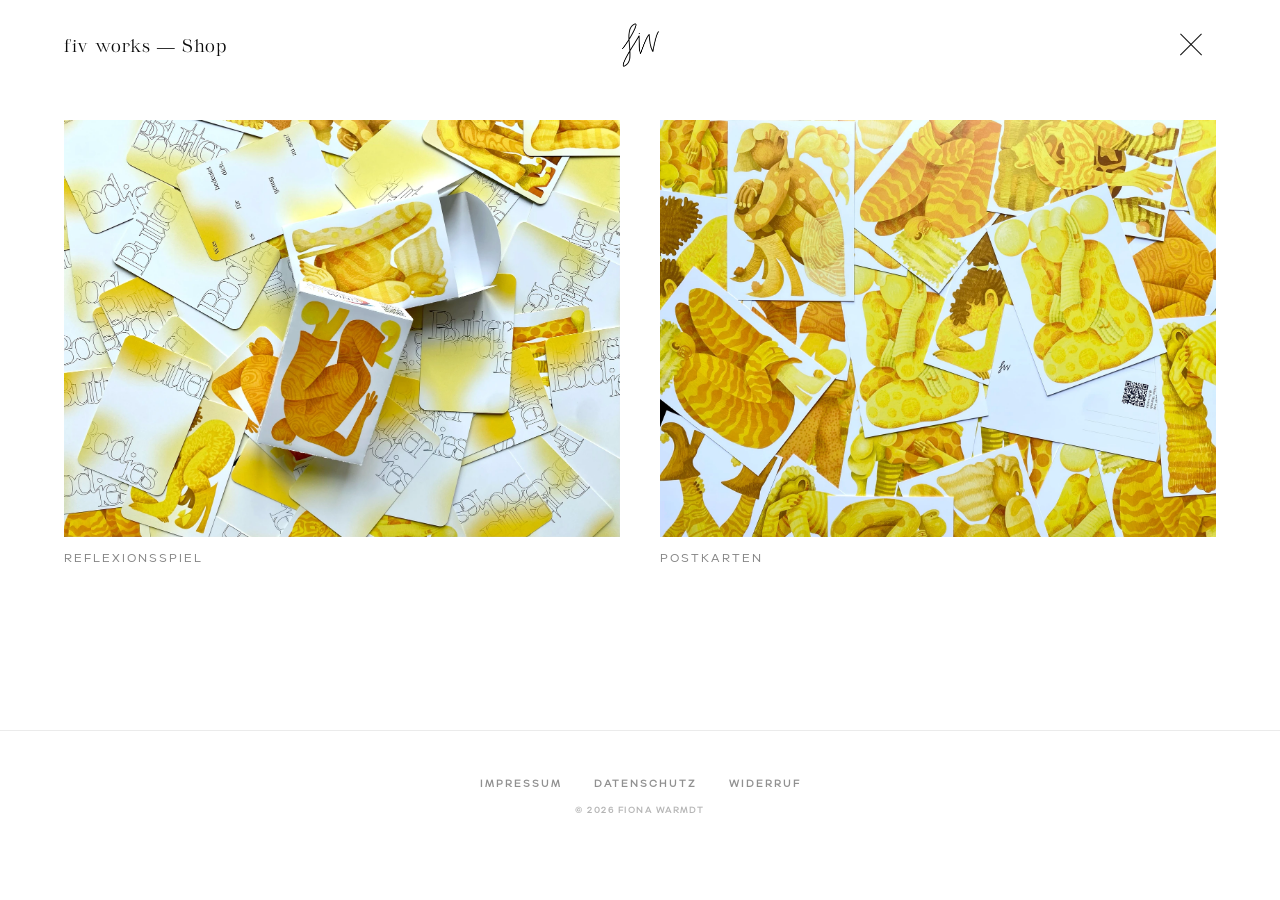
<file: shop.html>
<!DOCTYPE html>
<html lang="de">

<head>
    <link rel="icon" type="image/png" href="favicon.png">
    <meta charset="UTF-8">
    <meta name="viewport" content="width=device-width, initial-scale=1.0">
    <meta name="author" content="Fiona Warmdt">
    <meta name="description"
        content="Shop — fiv works. ButterBodies kaufen: ein analoges Kartenspiel zu Körperbildern und Selbstakzeptanz. 25 €. Limitiert auf 400 Exemplare.">
    <link rel="canonical" href="https://fivworks.de/shop.html">
    <title>Shop — Fiona Warmdt | fiv works</title>
    <link rel="stylesheet" href="style.css">
    <meta property="og:type" content="website">
    <meta property="og:site_name" content="fiv works — Fiona Warmdt">
    <meta property="og:title" content="Shop — Fiona Warmdt | fiv works">
    <meta property="og:description"
        content="ButterBodies — ein analoges Kartenspiel zu Körperbildern und Selbstakzeptanz. 25 €. Limitiert auf 400 Exemplare.">
    <meta property="og:url" content="https://fivworks.de/shop.html">
    <meta property="og:image" content="https://fivworks.de/bilder/01_ButterBodies/ShopSpiel.webp">
</head>

<body class="project-page shop-page">

    <!-- Overlay Menu -->
    <div id="menu-overlay" class="menu-overlay">
        <div class="menu-content">
            <a href="shop.html">Shop</a>
            <a href="mailto:fiona.warmdt@icloud.com">Mail</a>
            <a href="https://www.instagram.com/fiv.works?igsh=NmEyYzA0a2psNG5n&utm_source=qr" target="_blank"
                rel="noopener noreferrer">Instagram</a>
            <a href="https://www.linkedin.com/in/fiona-warmdt-072200236/" target="_blank"
                rel="noopener noreferrer">LinkedIn</a>
            <a href="index.html#projects">Zu meinen Projekten</a>
            <div class="menu-legal">
                <a href="impressum.html">Impressum</a>
                <a href="datenschutz.html">Datenschutz</a>
            </div>
        </div>
    </div>

    <!-- Pinned Header -->
    <header class="pinned-header">
        <div class="header-left">
            <a href="butterbodies.html" class="nav-link fiv-link">fiv works — Shop</a>
        </div>
        <div class="header-center">
            <img src="bilder/Unterschrift_Kürzel_fiw_mittel.webp" alt="fiv works logo" class="center-logo">
        </div>
        <div class="header-right">
            <a href="index.html" class="close-btn" aria-label="Zurück zur Startseite">
                <span></span>
                <span></span>
                <span></span>
            </a>
        </div>
    </header>

    <main>
        <section class="content-section">
            <div class="shop-grid">

                <!-- Produkt 1: ButterBodies Spiel -->
                <div class="shop-item">
                    <a href="shop-butterbodies.html" class="shop-card">
                        <img src="bilder/01_ButterBodies/ShopSpiel.webp" alt="ButterBodies Reflexionsspiel" loading="lazy">
                        <div class="shop-card-overlay">
                            <span>ButterBodies</span>
                        </div>
                    </a>
                    <span class="shop-item-label">Reflexionsspiel</span>
                </div>

                <!-- Produkt 2: Postkarten -->
                <div class="shop-item">
                    <a href="shop-postkarten.html" class="shop-card">
                        <img src="bilder/01_ButterBodies/ShopPostkarten.webp" alt="ButterBodies Postkarten" loading="lazy">
                        <div class="shop-card-overlay">
                            <span>ButterBodies</span>
                        </div>
                    </a>
                    <span class="shop-item-label">Postkarten</span>
                </div>

            </div>
        </section>
    </main>


    <!-- Footer -->
    <footer class="site-footer">
        <div class="footer-links">
            <a href="impressum.html">Impressum</a>
            <a href="datenschutz.html">Datenschutz</a>
            <a href="widerruf.html">Widerruf</a>
        </div>
        <p class="footer-copy">© 2026 Fiona Warmdt</p>
    </footer>

    <script src="main.js"></script>
</body>

</html>
</file>
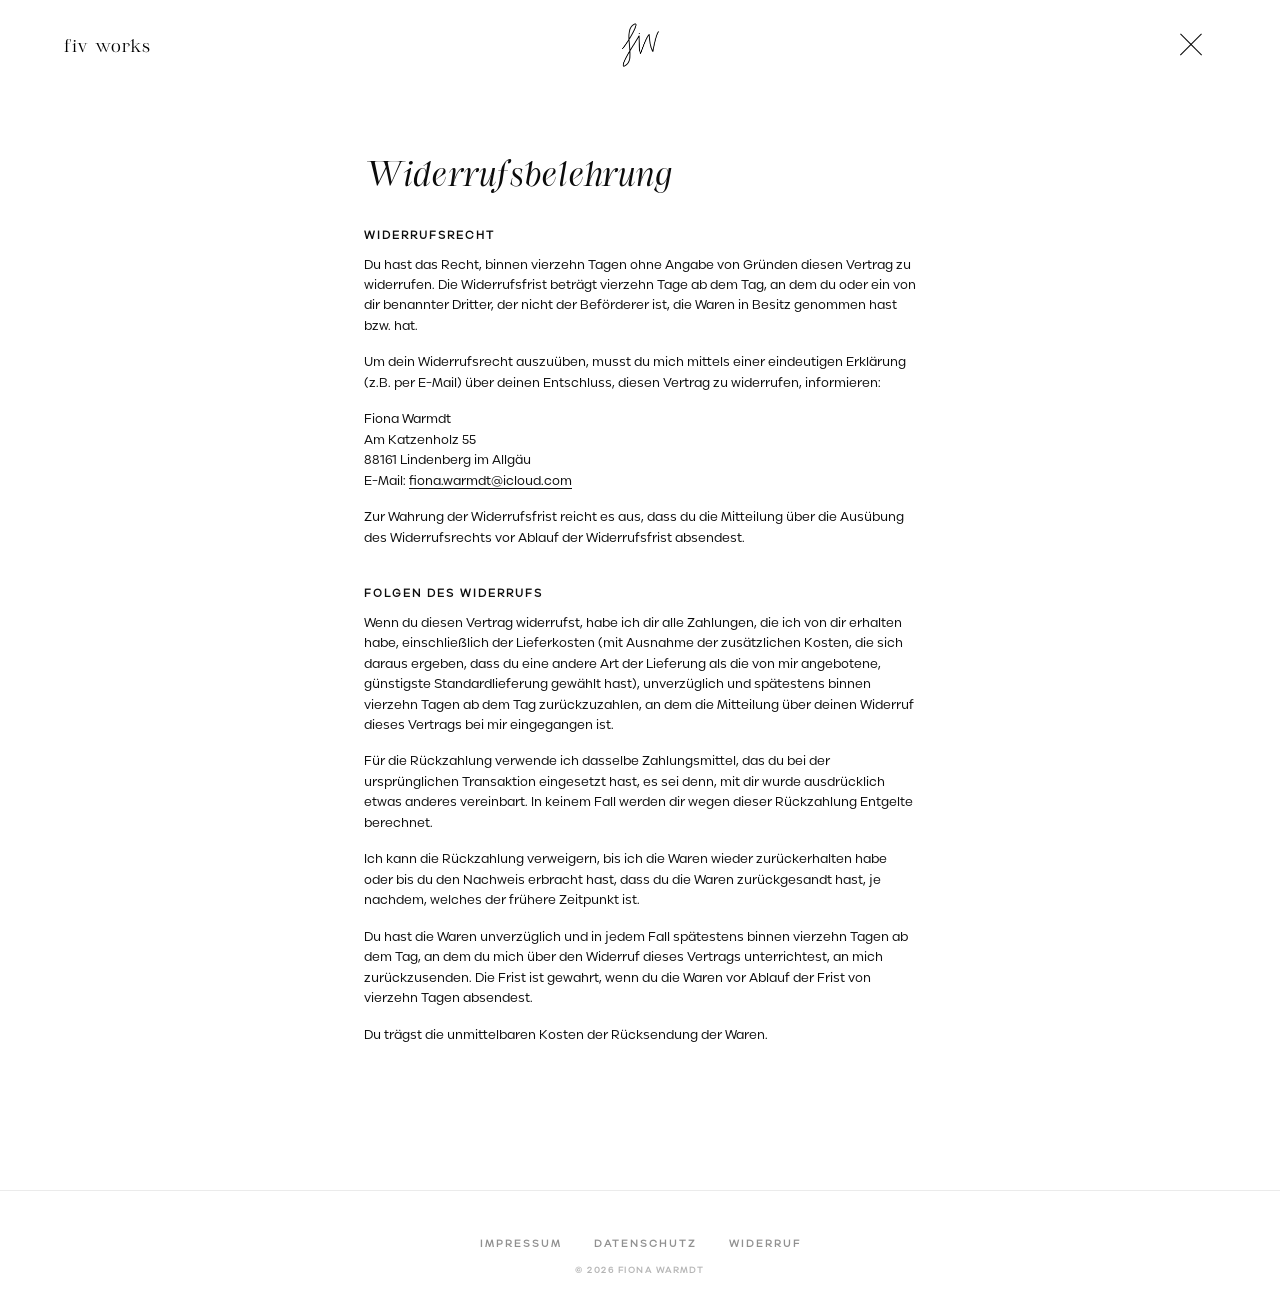
<file: widerruf.html>
<!DOCTYPE html>
<html lang="de">

<head>
    <link rel="icon" type="image/png" href="favicon.png">
    <meta charset="UTF-8">
    <meta name="viewport" content="width=device-width, initial-scale=1.0">
    <meta name="author" content="Fiona Warmdt">
    <meta name="description" content="Widerrufsbelehrung — fiv works, Fiona Warmdt. Informationen zum Widerrufsrecht bei Online-Bestellungen.">
    <link rel="canonical" href="https://fivworks.de/widerruf.html">
    <title>Widerruf | fiv works</title>
    <link rel="stylesheet" href="style.css">
    <meta name="robots" content="noindex">
</head>

<body class="legal-page">

    <!-- Pinned Header -->
    <header class="pinned-header">
        <div class="header-left">
            <a href="index.html" class="nav-link fiv-link">fiv works</a>
        </div>
        <div class="header-center">
            <img src="bilder/Unterschrift_Kürzel_fiw_mittel.webp" alt="fiv works logo" class="center-logo">
        </div>
        <div class="header-right">
            <a href="index.html" class="close-btn" aria-label="Zurück zur Startseite">
                <span></span>
                <span></span>
                <span></span>
            </a>
        </div>
    </header>

    <div class="legal-container">
        <h1>Widerrufsbelehrung</h1>

        <h2>Widerrufsrecht</h2>
        <p>
            Du hast das Recht, binnen vierzehn Tagen ohne Angabe von Gründen diesen Vertrag zu widerrufen.
            Die Widerrufsfrist beträgt vierzehn Tage ab dem Tag, an dem du oder ein von dir benannter Dritter,
            der nicht der Beförderer ist, die Waren in Besitz genommen hast bzw. hat.
        </p>
        <p>
            Um dein Widerrufsrecht auszuüben, musst du mich mittels einer eindeutigen Erklärung
            (z.B. per E-Mail) über deinen Entschluss, diesen Vertrag zu widerrufen, informieren:
        </p>
        <p>
            Fiona Warmdt<br>
            Am Katzenholz 55<br>
            88161 Lindenberg im Allgäu<br>
            E-Mail: <a href="mailto:fiona.warmdt@icloud.com">fiona.warmdt@icloud.com</a>
        </p>
        <p>
            Zur Wahrung der Widerrufsfrist reicht es aus, dass du die Mitteilung über die Ausübung
            des Widerrufsrechts vor Ablauf der Widerrufsfrist absendest.
        </p>

        <h2>Folgen des Widerrufs</h2>
        <p>
            Wenn du diesen Vertrag widerrufst, habe ich dir alle Zahlungen, die ich von dir erhalten habe,
            einschließlich der Lieferkosten (mit Ausnahme der zusätzlichen Kosten, die sich daraus ergeben,
            dass du eine andere Art der Lieferung als die von mir angebotene, günstigste Standardlieferung
            gewählt hast), unverzüglich und spätestens binnen vierzehn Tagen ab dem Tag zurückzuzahlen,
            an dem die Mitteilung über deinen Widerruf dieses Vertrags bei mir eingegangen ist.
        </p>
        <p>
            Für die Rückzahlung verwende ich dasselbe Zahlungsmittel, das du bei der ursprünglichen
            Transaktion eingesetzt hast, es sei denn, mit dir wurde ausdrücklich etwas anderes vereinbart.
            In keinem Fall werden dir wegen dieser Rückzahlung Entgelte berechnet.
        </p>
        <p>
            Ich kann die Rückzahlung verweigern, bis ich die Waren wieder zurückerhalten habe oder bis
            du den Nachweis erbracht hast, dass du die Waren zurückgesandt hast, je nachdem, welches
            der frühere Zeitpunkt ist.
        </p>
        <p>
            Du hast die Waren unverzüglich und in jedem Fall spätestens binnen vierzehn Tagen ab dem Tag,
            an dem du mich über den Widerruf dieses Vertrags unterrichtest, an mich zurückzusenden.
            Die Frist ist gewahrt, wenn du die Waren vor Ablauf der Frist von vierzehn Tagen absendest.
        </p>
        <p>
            Du trägst die unmittelbaren Kosten der Rücksendung der Waren.
        </p>
    </div>

    <!-- Footer -->
    <footer class="site-footer">
        <div class="footer-links">
            <a href="impressum.html">Impressum</a>
            <a href="datenschutz.html">Datenschutz</a>
            <a href="widerruf.html">Widerruf</a>
        </div>
        <p class="footer-copy">© 2026 Fiona Warmdt</p>
    </footer>

    <script src="main.js"></script>
</body>

</html>
</file>
<file: style.css>
/* 
  Premium Dark Aesthetic 
  using CSS Variables for easy theming
*/
@font-face {
    font-family: 'Serifbabe';
    src: url('font/Serifbabe /SerifbabeALPHATest-Regular.woff2') format('woff2'),
         url('font/Serifbabe /SerifbabeALPHATest-Regular.otf') format('opentype');
    font-weight: 400;
    font-style: normal;
    font-display: swap;
}

@font-face {
    font-family: 'Serifbabe';
    src: url('font/Serifbabe /SerifbabeALPHATest-RegularItalic.woff2') format('woff2'),
         url('font/Serifbabe /SerifbabeALPHATest-RegularItalic.otf') format('opentype');
    font-weight: 400;
    font-style: italic;
    font-display: swap;
}

@font-face {
    font-family: 'Canava Grotesk';
    src: url('font/Canava Grotesk/CanavaGrotesk-Regular.woff2') format('woff2'),
         url('font/Canava Grotesk/CanavaGrotesk-Regular.otf') format('opentype');
    font-weight: 400;
    font-style: normal;
    font-display: swap;
}

@font-face {
    font-family: 'Canava Grotesk';
    src: url('font/Canava Grotesk/CanavaGrotesk-RegularItalic.woff2') format('woff2'),
         url('font/Canava Grotesk/CanavaGrotesk-RegularItalic.otf') format('opentype');
    font-weight: 400;
    font-style: italic;
    font-display: swap;
}

:root {
    --bg-color: #ffffff;
    --text-color: #ffffff;
    /* Used for mix-blend-mode items, white becomes black on white bg */
    --body-text: #0c0c0c;
    /* Main dark text */
    --accent-color: #555555;
    --header-height: 90px;
}

* {
    margin: 0;
    padding: 0;
    box-sizing: border-box;
}

html {
    scroll-behavior: smooth;
}

body {
    font-family: 'Canava Grotesk', 'Outfit', sans-serif;
    font-weight: 600;
    line-height: 1.05;
    background-color: var(--bg-color);
    color: var(--body-text);
    overflow-x: hidden;
    -webkit-font-smoothing: antialiased;
    -moz-osx-font-smoothing: grayscale;
    text-transform: uppercase;
    letter-spacing: 2px;
}

/* Global utility to hide mobile-only elements on desktop */
.show-on-mobile {
    display: none !important;
}

/* ===== FOOTER ===== */
.site-footer {
    padding: 3rem 5% 2rem;
    text-align: center;
    border-top: 1px solid rgba(12, 12, 12, 0.08);
    margin-top: 4rem;
}

.footer-links {
    display: flex;
    justify-content: center;
    gap: 2rem;
    margin-bottom: 1rem;
}

.footer-links a {
    color: var(--body-text);
    text-decoration: none;
    font-size: 0.65rem;
    letter-spacing: 2px;
    text-transform: uppercase;
    opacity: 0.45;
    transition: opacity 0.3s ease;
}

.footer-links a:hover {
    opacity: 1;
}

.footer-copy {
    font-size: 0.55rem;
    letter-spacing: 1.5px;
    opacity: 0.3;
    text-transform: uppercase;
}

/* ===== LEGAL PAGES (Impressum, Datenschutz, Widerruf) ===== */
.legal-container {
    max-width: 680px;
    margin: 0 auto;
    padding: calc(var(--header-height) + 4rem) 5% 4rem;
}

.legal-container h1 {
    font-family: 'Serifbabe', serif;
    font-weight: 400;
    font-style: italic;
    font-size: 2.2rem;
    text-transform: none;
    letter-spacing: 0;
    margin-bottom: 0.5rem;
}

.legal-subtitle {
    font-size: 0.7rem;
    opacity: 0.5;
    margin-bottom: 3rem;
}

.legal-container h2 {
    font-family: 'Canava Grotesk', sans-serif;
    font-size: 0.7rem;
    font-weight: 600;
    letter-spacing: 2px;
    text-transform: uppercase;
    margin-top: 2.5rem;
    margin-bottom: 0.8rem;
}

.legal-container p {
    font-family: 'Canava Grotesk', sans-serif;
    font-size: 0.8rem;
    font-weight: 400;
    line-height: 1.6;
    letter-spacing: 0;
    text-transform: none;
    color: var(--body-text);
    margin-bottom: 1rem;
}

.legal-container a {
    color: var(--body-text);
    text-decoration: underline;
    text-underline-offset: 3px;
}

.legal-container a:hover {
    opacity: 0.6;
}

/* Widerruf link in shop shipping info */
.shipping-legal-link {
    color: var(--body-text);
    text-decoration: underline;
    text-underline-offset: 3px;
    opacity: 0.5;
    transition: opacity 0.3s ease;
    font-size: inherit;
    letter-spacing: inherit;
    text-transform: none;
}

.shipping-legal-link:hover {
    opacity: 1;
}

/* ---------------------------------
   Pinned Header (Top Navigation)
---------------------------------- */
.pinned-header {
    position: fixed;
    top: 0;
    left: 0;
    width: 100%;
    height: var(--header-height);
    display: flex;
    justify-content: space-between;
    align-items: center;
    padding: 0 5%;
    z-index: 100;
    mix-blend-mode: difference;
    /* Ensures visibility over any image */
}

.header-left,
.header-right {
    width: auto;
    display: flex;
}

.header-left {
    justify-content: flex-start;
}

.header-right {
    justify-content: flex-end;
}

.nav-link {
    color: var(--text-color);
    text-decoration: none;
    font-size: 1.1rem;
    font-weight: 400;
    text-transform: uppercase;
    letter-spacing: 2px;
    position: relative;
}

/* fiv works uses Serifbabe, normal case */
.fiv-link {
    font-family: 'Serifbabe', serif;
    text-transform: none;
    letter-spacing: 1px;
}

.cycling-logo {
    display: block;
    position: relative;
    /* Animate width synchronized with text roll */
    animation: rollWidth 20s infinite alternate cubic-bezier(0.77, 0, 0.175, 1);
}

.about-text-logo {
    display: inline-block;
    vertical-align: bottom;
    margin-top: 0;
    /* No extra margin, rely on line-height/br */
    font-family: 'Serifbabe', serif;
    font-size: 1.1rem;
    /* Logo standard size */
    text-transform: none;
    letter-spacing: 1px;
    color: var(--body-text);
    pointer-events: none;
    /* Usually static in text signature */
    text-decoration: none;

    /* Faster animation overrides for About page */
    animation-duration: 10s;
}

.about-text-logo .cycling-wrapper {
    animation-duration: 10s;
}

.cycling-viewport {
    height: 1.2rem;
    overflow: hidden;
}

.cycling-wrapper {
    display: flex;
    flex-direction: column;
    animation: rollLogo 20s infinite alternate cubic-bezier(0.77, 0, 0.175, 1);
}

.cycling-wrapper span {
    height: 1.2rem;
    display: flex;
    align-items: center;
    white-space: nowrap;
}

@keyframes rollLogo {

    0%,
    15% {
        transform: translateY(0);
    }

    25%,
    40% {
        transform: translateY(-1.2rem);
    }

    50%,
    65% {
        transform: translateY(-2.4rem);
    }

    75%,
    100% {
        transform: translateY(-3.6rem);
    }
}

/* Width values estimated for 'Serifbabe' at 1.1rem */
@keyframes rollWidth {

    0%,
    15% {
        width: 5.6rem;
    }

    /* art works */
    25%,
    40% {
        width: 5.8rem;
    }

    /* net works */
    50%,
    65% {
        width: 6.9rem;
    }

    /* team works */
    75%,
    100% {
        width: 5.7rem;
    }

    /* fiv works */
}

/* Hover underline effect */
.nav-link::after {
    content: '';
    position: absolute;
    width: 0;
    height: 1px;
    bottom: -4px;
    left: 0;
    background-color: var(--text-color);
    transition: width 0.3s ease;
}

.nav-link:hover::after {
    width: 100%;
}

.header-center {
    position: absolute;
    left: 50%;
    transform: translateX(-50%);
    display: flex;
    justify-content: center;
    align-items: center;
}

/* Center Logo */
.center-logo {
    height: 45px;
    width: auto;
    object-fit: contain;
    filter: invert(1);
    /* Change black image to white for difference blend mode */
    transition: transform 0.4s cubic-bezier(0.175, 0.885, 0.32, 1.275);
    cursor: none;
}

.center-logo:hover {
    transform: scale(1.15);
}

/* Hamburger Menu Button */
.hamburger-btn {
    background: none;
    border: none;
    cursor: none;
    display: flex;
    flex-direction: column;
    gap: 5.8px;
    z-index: 101;
    padding: 10px;
    transition: transform 0.3s cubic-bezier(0.175, 0.885, 0.32, 1.275);
}

.hamburger-btn:hover {
    transform: scale(1.1) translateY(-2px);
}

.hamburger-btn:hover span:nth-child(1) {
    transform: translateY(-1px);
}

.hamburger-btn:hover span:nth-child(3) {
    transform: translateY(1px);
}

.hamburger-btn span {
    display: block;
    width: 30px;
    height: 1.2px;
    background-color: var(--text-color);
    transition: 0.4s cubic-bezier(0.68, -0.55, 0.265, 1.55);
}

.hamburger-btn.open span:nth-child(1) {
    transform: translateY(7px) rotate(45deg);
}

.hamburger-btn.open span:nth-child(2) {
    opacity: 0;
    transform: scaleX(0);
}

.hamburger-btn.open span:nth-child(3) {
    transform: translateY(-7px) rotate(-45deg);
}

/* Close Button (Fixed X for About Page) */
.close-btn {
    background: none;
    border: none;
    cursor: none;
    display: flex;
    flex-direction: column;
    gap: 5.8px;
    z-index: 101;
    padding: 10px;
    text-decoration: none;
    transition: transform 0.3s cubic-bezier(0.175, 0.885, 0.32, 1.275);
}

.close-btn:hover {
    transform: scale(1.1) translateY(-2px);
}

.close-btn span {
    display: block;
    width: 30px;
    height: 1.2px;
    background-color: var(--text-color);
    transition: 0.4s cubic-bezier(0.68, -0.55, 0.265, 1.55);
}

.close-btn span:nth-child(1) {
    transform: translateY(7px) rotate(45deg);
}

.close-btn span:nth-child(2) {
    opacity: 0;
    transform: scaleX(0);
}

.close-btn span:nth-child(3) {
    transform: translateY(-7px) rotate(-45deg);
}

/* ---------------------------------
   Menu Overlay
---------------------------------- */
.menu-overlay {
    position: fixed;
    top: 0;
    left: 0;
    width: 100%;
    height: 100vh;
    background-color: rgba(255, 255, 255, 0.95);
    backdrop-filter: blur(15px);
    -webkit-backdrop-filter: blur(15px);
    /* Safari support */
    display: flex;
    justify-content: flex-end;
    align-items: flex-start;
    opacity: 0;
    pointer-events: none;
    transition: opacity 0.5s ease;
    z-index: 102;
    /* Higher than hero section */
}

.pinned-header.menu-active {
    z-index: 103;
    /* Keep header above menu overlay */
}

.menu-overlay.active {
    opacity: 1;
    pointer-events: all;
}

.menu-content {
    display: flex;
    flex-direction: column;
    gap: 40px;
    text-align: right;
    align-items: flex-end;
    padding-top: calc(var(--header-height) + 20px + 0.5cm);
    padding-right: 5%;
}

.menu-content a {
    color: var(--body-text);
    text-decoration: none;
    font-size: 3.5rem;
    font-weight: 300;
    letter-spacing: 2px;
    transition: opacity 0.4s ease, transform 0.4s ease;
    opacity: 0;
    /* Animated in with JS */
    transform: translateY(20px);
    position: relative;
}

.menu-content a::after {
    content: '';
    position: absolute;
    width: 0;
    height: 1px;
    bottom: 2px;
    left: 0;
    background-color: var(--body-text);
    transition: width 0.3s ease;
}

.menu-overlay.active .menu-content a {
    opacity: 1;
    transform: translateY(0);
}

/* Stagger the links animation */
.menu-overlay.active .menu-content a:nth-child(1) {
    transition-delay: 0.1s;
}

.menu-overlay.active .menu-content a:nth-child(2) {
    transition-delay: 0.2s;
}

.menu-overlay.active .menu-content a:nth-child(3) {
    transition-delay: 0.3s;
}

.menu-overlay.active .menu-content a:nth-child(4) {
    transition-delay: 0.4s;
}

.menu-overlay.active .menu-content a:nth-child(5) {
    transition-delay: 0.5s;
}

/* Override stagger delays on hover */
.menu-overlay.active .menu-content a:hover {
    transform: translateY(0) !important;
    transition-delay: 0s !important;
}

.menu-overlay.active .menu-content a:hover::after {
    width: 100%;
}

/* Legal links in menu — small, subtle */
.menu-legal {
    display: flex;
    gap: 1.5rem;
    margin-top: 0.5rem;
    justify-content: flex-end;
}

.menu-legal a {
    font-size: 0.7rem !important;
    letter-spacing: 1.5px !important;
    opacity: 0.4;
    text-transform: uppercase;
}

.menu-legal a::after {
    display: none !important;
}

.menu-legal a:hover {
    opacity: 1;
}

/* ---------------------------------
   Hero & 3D Cube Setup
---------------------------------- */
.hero-section {
    height: 100vh;
    width: 100%;
    display: flex;
    justify-content: center;
    align-items: center;
    position: relative;
    overflow: visible;
    z-index: 101;
    /* Ensure cube rotates in front of the header */
    pointer-events: none;
    /* Let clicks pass through empty space */
}

.scene {
    width: 500px;
    height: 500px;
    perspective: 1600px;
    pointer-events: auto;
    /* Re-enable internal clicks */
}

.cube {
    width: 100%;
    height: 100%;
    position: relative;
    transform-style: preserve-3d;
    cursor: grab;
    /* initial rotation to show its 3D nature immediately */
    transform: rotateX(-20deg) rotateY(45deg);
}

.cube:active {
    cursor: grabbing;
}

.cube-face {
    position: absolute;
    width: 500px;
    height: 500px;
    border: 1px solid rgba(0, 0, 0, 0.1);
    /* Subtle dark edge for light theme */
    background: #fff;
    cursor: pointer;
    overflow: hidden;
    user-select: none;
    /* Prevent image dragging issues */
}

/* Lighting gradient overlay for depth */
.cube-face::after {
    content: '';
    position: absolute;
    inset: 0;
    background: linear-gradient(135deg, rgba(255, 255, 255, 0.1) 0%, rgba(0, 0, 0, 0.4) 100%);
    pointer-events: none;
}

.cube-face img {
    width: 100%;
    height: 100%;
    object-fit: cover;
    opacity: 0.85;
    transition: opacity 0.4s ease, transform 0.6s cubic-bezier(0.25, 1, 0.5, 1);
    pointer-events: none;
    /* Let drag events pass to the face */
}

.cube-face:hover img {
    opacity: 1;
    transform: scale(1.08);
    /* slight zoom inside the face */
}

/* Position faces to form a cube */
.cube-front {
    transform: rotateY(0deg) translateZ(250px);
}

.cube-back {
    transform: rotateY(180deg) translateZ(250px);
}

.cube-right {
    transform: rotateY(90deg) translateZ(250px);
}

.cube-left {
    transform: rotateY(-90deg) translateZ(250px);
}

.cube-top {
    transform: rotateX(90deg) translateZ(250px);
}

.cube-bottom {
    transform: rotateX(-90deg) translateZ(250px);
}

/* ---------------------------------
   Scroll Indicator
---------------------------------- */
.scroll-indicator {
    position: absolute;
    bottom: 50px;
    left: 50%;
    transform: translateX(-50%);
    display: flex;
    flex-direction: column;
    align-items: center;
    gap: 15px;
    opacity: 1;
    /* Full opacity for better blend effect */
    mix-blend-mode: difference;
    color: #ffffff;
    transition: opacity 0.3s ease;
    z-index: 10;
    pointer-events: auto;
    /* Re-enable internal clicks */
}

.scroll-indicator:hover {
    opacity: 0.8;
}

/* Branding Callout (Bottom Right) */
.branding-callout {
    position: fixed;
    bottom: 34px;
    right: 5%;
    font-family: 'Serifbabe', serif;
    font-size: 1.1rem;
    font-weight: 400;
    color: #ffffff;
    mix-blend-mode: difference;
    z-index: 102;
    /* Above hero section */
    pointer-events: auto;
    text-transform: none;
    letter-spacing: 1px;
    text-decoration: none;
}

.branding-callout::after {
    content: '';
    position: absolute;
    width: 0;
    height: 1px;
    bottom: -4px;
    left: 0;
    background-color: #ffffff;
    transition: width 0.3s ease;
}

.branding-callout:hover::after {
    width: 100%;
}

.scroll-indicator span {
    font-size: 0.75rem;
    text-transform: uppercase;
    letter-spacing: 3px;
}

.scroll-indicator .line {
    width: 1px;
    height: 50px;
    background-color: #ffffff;
    animation: scrollLine 2.5s infinite ease-in-out;
    transform-origin: top;
}

@keyframes scrollLine {
    0% {
        transform: scaleY(0);
    }

    50% {
        transform: scaleY(1);
    }

    100% {
        transform: scaleY(0);
        transform-origin: bottom;
    }
}

/* ---------------------------------
   Content Section & Grid
---------------------------------- */
.content-section {
    padding: 120px 5% 100px 5%;
    display: flex;
    flex-direction: column;
    align-items: center;
}

.text-container {
    max-width: 1200px;
    text-align: left;
    margin-bottom: 150px;
    align-self: flex-start;
    /* Push to left in flex container */
    opacity: 0;
    transform: translateY(60px);
    transition: opacity 1.2s ease, transform 1.2s cubic-bezier(0.165, 0.84, 0.44, 1);
}

.text-container.visible {
    opacity: 1;
    transform: translateY(0);
}

.placeholder-text {
    font-family: 'Canava Grotesk', sans-serif;
    font-style: normal;
    font-size: 3rem;
    /* Even larger */
    line-height: 1;
    font-weight: 50;
    text-transform: none;
    color: var(--body-text);
}

.serif-q {
    font-family: 'Serifbabe', serif;
    font-weight: 400;
}

.serif-text {
    font-family: 'Serifbabe', serif;
    font-size: 1.1rem;
    font-weight: 400;
}

.thin-char {
    font-weight: 200;
}

.projects-grid {
    display: grid;
    grid-template-columns: repeat(2, 1fr);
    gap: 60px;
    width: 100%;
    max-width: 1400px;
    scroll-margin-top: calc(var(--header-height) + 40px);
    /* Provides white space above grid when targeted by anchor link */
}

.project-link {
    position: relative;
    display: block;
    width: 100%;
    aspect-ratio: 4/3;
    overflow: hidden;
    border-radius: 0;
    /* Removed premium rounding per user request */
    opacity: 0;
    transform: translateY(80px);
    /* Come up on scroll */
    transition: opacity 1s ease, transform 1s cubic-bezier(0.23, 1, 0.32, 1);
    box-shadow: 0 20px 40px rgba(0, 0, 0, 0.4);
}

.project-link.visible {
    opacity: 1;
    transform: translateY(0);
}

.project-link img {
    width: 100%;
    height: 100%;
    object-fit: cover;
    transition: transform 0.8s cubic-bezier(0.165, 0.84, 0.44, 1);
}

.project-overlay {
    position: absolute;
    inset: 0;
    background: linear-gradient(to top, rgba(0, 0, 0, 0.8) 0%, rgba(0, 0, 0, 0) 60%);
    display: flex;
    align-items: flex-end;
    padding: 40px;
    opacity: 0;
    transition: opacity 0.5s ease;
}

.project-overlay h3 {
    font-family: 'Serifbabe', serif;
    text-transform: none;
    color: var(--text-color);
    font-size: 1.1rem;
    font-weight: 400;
    letter-spacing: 1px;
    transform: translateY(30px);
    transition: transform 0.5s cubic-bezier(0.19, 1, 0.22, 1);
}

.project-link:hover img {
    transform: scale(1.06);
}

.project-link:hover .project-overlay {
    opacity: 1;
}

.project-link:hover .project-overlay h3 {
    transform: translateY(0);
}

/* ---------------------------------
   Responsive Design
---------------------------------- */
@media (max-width: 1024px) {
    .projects-grid {
        gap: 30px;
    }

    .placeholder-text {
        font-size: 3rem;
    }
}

@media (max-width: 768px) {
    .pinned-header {
        padding: 0 20px;
        --header-height: 70px;
    }

    .menu-content a {
        font-size: 2.5rem;
    }

    .projects-grid {
        grid-template-columns: 1fr;
        gap: 40px;
    }

    .text-container {
        margin-top: -60px;
        margin-bottom: 80px;
    }

    .placeholder-text {
        font-size: 1.15rem;
        line-height: 1.4;
    }

    /* Target specific mobile elements */
    .hide-on-mobile {
        display: none !important;
    }

    .show-on-mobile {
        display: inline-block !important;
    }

    .project-page .center-logo {
        display: none !important;
    }

    /* Scale down cube for mobile */
    .scene {
        width: 300px;
        height: 300px;
    }

    .cube-face {
        width: 300px;
        height: 300px;
    }

    .cube-front {
        transform: rotateY(0deg) translateZ(150px);
    }

    .cube-back {
        transform: rotateY(180deg) translateZ(150px);
    }

    .cube-right {
        transform: rotateY(90deg) translateZ(150px);
    }

    .cube-left {
        transform: rotateY(-90deg) translateZ(150px);
    }

    .cube-top {
        transform: rotateX(90deg) translateZ(150px);
    }

    .cube-bottom {
        transform: rotateX(-90deg) translateZ(150px);
    }

    .project-overlay {
        padding: 30px;
    }
}

/* ---------------------------------
   About Page
---------------------------------- */
.about-page {
    background-color: var(--bg-color);
    overflow-x: hidden;
}

.about-container {
    display: flex;
    min-height: 100vh;
    /* Aspect ratio of 2357 / 3301 is ~0.714 */
    --img-w: min(calc(100vh * 0.714), 50vw);
}

.about-image-wrapper {
    position: fixed;
    top: 0;
    left: 0;
    width: var(--img-w);
    height: 100vh;
    overflow: hidden;
    z-index: 10;
}

.about-image {
    width: 100%;
    height: 100%;
    object-fit: cover;
}

.about-name {
    display: none;
}

.about-info {
    margin-left: var(--img-w);
    width: calc(100vw - var(--img-w));
    padding: calc(var(--header-height) + 40px) 5% 3.2rem;
    display: flex;
    flex-direction: column;
    justify-content: flex-end;
    min-height: 100vh;
}

/* Keep header logo visible even when cached JS adds .expanding */
.about-page.expanding .pinned-header .header-left .fiv-link {
    opacity: 1;
    pointer-events: auto;
}

.about-info h2 {
    font-family: 'Serifbabe', serif;
    font-size: 2.6rem;
    /* Match body text size */
    font-weight: 400;
    margin-bottom: 2rem;
    color: var(--body-text);
    text-transform: none;
    /* Allow mixed case */
    letter-spacing: 1px;
}

.about-info p {
    font-size: 1.3rem;
    line-height: 1.35;
    color: var(--accent-color);
    margin-bottom: 1.5rem;
    font-weight: 400;
    text-transform: none;
    /* Allow mixed case */
}

.cv-separator-line {
    width: 100%;
    height: 1px;
    margin: 3rem 0;
    position: relative;
}

.cv-separator-line::after {
    content: '';
    position: absolute;
    top: 0;
    left: 0;
    width: 0;
    height: 100%;
    background-color: #000000;
    transition: width 0.8s cubic-bezier(0.165, 0.84, 0.44, 1);
}

.cv-separator-line.visible::after {
    width: 100%;
}

.cv-container {
    margin-top: 9rem;
    display: flex;
    flex-direction: column;
    gap: 1.5rem;
}

.cv-item {
    display: grid;
    grid-template-columns: 180px 1fr;
    gap: 20px;
    align-items: baseline;
}

.cv-date {
    font-family: 'Canava Grotesk', sans-serif;
    font-weight: 600;
    font-size: 1.1rem;
    color: var(--body-text);
    text-transform: uppercase;
}

.cv-desc {
    font-size: 1.1rem;
    line-height: 1.4;
    color: var(--accent-color);
    font-weight: 300;
}

/* =========================================================================
   PROJECT DETAIL PAGES (e.g. ButterBodies)
========================================================================= */

.project-page {
    background-color: var(--bg-color);
    overflow-x: hidden;
}

.project-split-layout {
    display: flex;
    min-height: 100vh;
    padding-top: 0;
}

.project-left-col {
    width: 35%;
    /* Harmonized top/bottom spacing: Bottom padding matches header vertical centering gap */
    padding: calc(var(--header-height) + 2rem) 5% 3.2rem;
    position: sticky;
    top: 0;
    height: 100vh;
    display: flex;
    flex-direction: column;
    justify-content: flex-end;
}

.project-left-col p {
    font-size: 0.8rem;
    line-height: 1.4;
    color: var(--body-text);
    text-transform: none;
    font-weight: 400;
    max-width: 400px;
}

.project-left-col .large-intro {
    font-size: 1.8rem;
    line-height: 1.2;
    display: block;
    margin-bottom: 0.5rem;
    word-spacing: -0.08em;
}

.project-left-col .footnote {
    font-size: 0.65rem;
    color: var(--accent-color);
    margin-top: 1rem;
    display: block;
}

.project-right-col {
    width: 65%;
    padding: 0;
    display: flex;
    flex-direction: column;
    gap: 0;
    overflow: hidden;
}

.project-right-col img,
.project-right-col video {
    width: 100%;
    height: auto;
    object-fit: cover;
    border-radius: 0;
    display: block;
    /* remove small bottom gap */
}

.project-right-col video {
    margin-top: auto;
    /* Pushes video to the absolute bottom of its container */
    transform: scale(1.02);
}

.project-bottom-section {
    padding: 6rem 15%;
    text-align: center;
    background-color: var(--bg-color);
    position: relative;
    z-index: 10;
}

.project-bottom-section p {
    font-size: 1.8rem;
    line-height: 1.4;
    color: var(--body-text);
    text-transform: none;
    font-family: 'Serifbabe', serif;
    max-width: 900px;
    margin: 0 auto;
}

/* ---------------------------------
   ButterBodies Page Header Overrides
---------------------------------- */
.butterbodies-page .pinned-header {
    mix-blend-mode: normal;
}

.butterbodies-page .pinned-header .nav-link {
    color: var(--body-text);
}

.butterbodies-page .pinned-header .nav-link::after {
    background-color: var(--body-text);
}

.butterbodies-page .pinned-header .close-btn span {
    background-color: var(--body-text);
}

.butterbodies-page .pinned-header .center-logo {
    filter: none;
}

/* Fixed product image — covers right 65% of viewport */
.bb-fixed-image {
    position: fixed;
    right: 0;
    top: 0;
    width: 65%;
    height: 100vh;
    overflow: hidden;
    z-index: 1;
    pointer-events: none;
}

.bb-fixed-image img {
    width: 100%;
    height: 100%;
    object-fit: cover;
    object-position: top;
}

/* Left col sits above fixed image */
.butterbodies-page .project-left-col {
    z-index: 2;
}

/* Weißer Balken hinter kaufen-Button — endet bündig mit dem Kartenbild */

/* kaufen button im Header: bündig mit Text (kein extra margin nötig) */
.butterbodies-page .header-left .bb-header-btn {
    margin-left: 0;
}

/* Buy section right col sits above fixed image, transparent (button sits on image) */
.butterbodies-page #buy .project-right-col {
    position: relative;
    z-index: 2;
    padding-left: 1.5cm;
}

/* Bilder: linke Spalte, natürliche Größe */
.bb-image-break {
    width: 35%;
    height: auto;
    position: relative;
    z-index: 2;
    margin-left: -0.8%;
}


.bb-image-break img,
.bb-image-break video {
    width: 100%;
    height: auto;
    display: block;
}

/* Studientext über das Video legen */
.bb-image-break + .project-split-layout {
    margin-top: -62.2vw;
    min-height: 62.2vw;
    position: relative;
    z-index: 3;
}

.bb-image-break + .project-split-layout .project-left-col {
    position: relative;
    height: auto;
    justify-content: flex-start;
    padding-top: calc(50.5vw + 1.5cm);
}

/* Abschluss-Sektion */
.bb-cta-section {
    padding: 8rem 5% 5rem;
    position: relative;
    z-index: 4;
}

.bb-cta-section p {
    font-size: 0.8rem;
    line-height: 1.4;
    color: var(--body-text);
    font-weight: 400;
    text-transform: none;
    max-width: 400px;
}

/* Inline text links (z.B. "Hier gehts zum Shop") */
.bb-cta-section a {
    color: var(--body-text);
    text-decoration: none;
    position: relative;
}

.bb-cta-section a::after {
    content: '';
    position: absolute;
    width: 0;
    height: 1px;
    bottom: -1px;
    left: 0;
    background-color: var(--body-text);
    transition: width 0.3s ease;
}

.bb-cta-section a:hover::after {
    width: 100%;
}

/* Desktop: mobile-hero versteckt */
.project-right-col .bb-mobile-hero {
    display: none;
}

@media (max-width: 768px) {
    .bb-fixed-image {
        display: none;
    }

    .project-right-col .bb-mobile-hero {
        display: block;
        width: 100%;
        height: 65vh;
        object-fit: cover;
        object-position: top;
    }

    .project-right-col:has(.bb-mobile-hero) {
        order: -1;
        width: 100%;
    }

    .project-split-layout:has(.bb-mobile-hero) .project-left-col {
        padding-top: 1.5rem;
    }

    .butterbodies-page .project-left-col .top-buy-wrap {
        position: relative;
        top: auto;
        left: auto;
        padding: 1.5rem 0 1rem;
        height: auto;
    }

    #buy .project-left-col {
        padding-top: 2rem;
    }

    .butterbodies-page #buy .project-right-col,
    .butterbodies-page .bb-cta-section .project-right-col {
        padding-left: 0;
        z-index: auto;
    }

    .bb-image-break {
        width: 100%;
        height: auto;
        overflow: hidden;
    }

    .bb-cta-section {
        min-height: auto;
        padding-bottom: 3rem;
    }

    .bb-cta-section .project-left-col {
        height: auto;
        padding-top: 2rem;
    }
}

.stripe-buy-btn--sm {
    font-size: 0.75rem;
    padding: 8px 20px;
    letter-spacing: 1px;
}

.top-buy-wrap {
    display: flex;
    align-items: center;
    padding: calc(var(--header-height) / 2 - 12px) 5%;
    height: var(--header-height);
}

/* ---------------------------------
   Inline CTAs
---------------------------------- */
.inline-cta {
    padding: 1.5rem 5%;
    text-align: right;
}

.inline-cta a {
    font-family: 'Serifbabe', serif;
    font-size: 1.1rem;
    color: var(--body-text);
    text-decoration: none;
    position: relative;
    text-transform: none;
    letter-spacing: 1px;
}

.inline-cta a::after {
    content: '';
    position: absolute;
    width: 0;
    height: 1px;
    bottom: -4px;
    left: 0;
    background-color: var(--body-text);
    transition: width 0.3s ease;
}

.inline-cta a:hover::after {
    width: 100%;
}

.inline-cta--strong a {
    font-size: 1.3rem;
}

/* ---------------------------------
   Stripe Buy Button
---------------------------------- */
.stripe-buy-btn {
    display: inline-block;
    width: 160px;
    height: 64px;
    background-image: url('bilder/button_hierkaufen.webp');
    background-size: contain;
    background-repeat: no-repeat;
    background-position: center;
    background-color: transparent;
    color: transparent;
    font-size: 0;
    text-decoration: none;
    border: none;
    padding: 0;
    line-height: 0;
    transition: transform 0.25s cubic-bezier(0.23, 1, 0.32, 1);
}

.stripe-buy-btn:hover {
    transform: translateY(-3px) scale(1.04);
}

/* ---------------------------------
   Buy Section
---------------------------------- */
#buy {
    scroll-margin-top: var(--header-height);
    min-height: auto;
}

#buy .project-left-col {
    position: relative;
    height: auto;
    padding-top: 6rem;
}

#buy .buy-widget {
    padding-top: 1cm;
}

.buy-price-display {
    font-family: 'Canava Grotesk', sans-serif;
    font-size: 3rem;
    font-weight: 600;
    text-transform: uppercase;
    letter-spacing: 2px;
    display: block;
}

.buy-widget {
    display: flex;
    align-items: flex-start;
    justify-content: flex-end;
    flex-direction: column;
    padding-bottom: 3.2rem;
}

/* ---------------------------------
   Sticky Buy Bar
---------------------------------- */
.sticky-bar {
    position: fixed;
    bottom: 0;
    left: 0;
    width: 100%;
    padding: 12px 5%;
    background: #ffab00;
    display: flex;
    justify-content: space-between;
    align-items: center;
    z-index: 99;
    transform: translateY(100%);
    transition: transform 0.3s ease;
}

.sticky-bar.visible {
    transform: translateY(0);
}

.sticky-bar__price {
    font-family: 'Canava Grotesk', sans-serif;
    font-size: 0.85rem;
    font-weight: 600;
    text-transform: uppercase;
    letter-spacing: 2px;
    color: #0c0c0c;
}

.sticky-bar__btn {
    display: inline-block;
    width: 130px;
    height: 52px;
    background-image: url('bilder/button_hierkaufen.webp');
    background-size: contain;
    background-repeat: no-repeat;
    background-position: center;
    background-color: transparent;
    color: transparent;
    font-size: 0;
    text-decoration: none;
    border: none;
    padding: 0;
    line-height: 0;
    transition: transform 0.25s cubic-bezier(0.23, 1, 0.32, 1);
}

.sticky-bar__btn:hover {
    transform: translateY(-3px) scale(1.04);
}

@media (max-width: 1024px) {
    .cv-item {
        grid-template-columns: 140px 1fr;
    }
}

@media (max-width: 768px) {
    .cv-item {
        grid-template-columns: 1fr;
        gap: 5px;
        margin-bottom: 10px;
    }

    .cv-date {
        font-size: 1rem;
    }

    .cv-desc {
        font-size: 1rem;
    }
}

@media (max-width: 768px) {
    .project-split-layout {
        flex-direction: column;
        padding-top: 0;
        min-height: auto;
    }

    .project-left-col {
        width: 100%;
        position: relative;
        top: 0;
        height: auto;
        padding: calc(var(--header-height) + 2rem) 5% 2rem;
        justify-content: flex-start;
    }

    .project-split-layout+.project-split-layout .project-left-col {
        padding-top: 2rem;
    }

    #buy .project-left-col {
        padding-top: 2rem;
        text-align: center;
    }

    .project-right-col {
        width: 100%;
        padding: 0;
    }

    .project-left-col .large-intro {
        font-size: 1.4rem;
    }

    .nav-link {
        font-size: 0.95rem;
    }

    .bb-image-break {
        width: 100%;
        margin-left: 0;
    }

    .bb-image-break + .project-split-layout {
        margin-top: 0;
        min-height: auto;
    }

    .bb-image-break + .project-split-layout .project-left-col {
        padding-top: 2rem;
    }

    .bb-cta-section {
        padding: 4rem 5% 3rem;
    }

    .project-bottom-section {
        padding: 4rem 5%;
    }

    .project-bottom-section p {
        font-size: 1.4rem;
    }
}

@media (max-width: 768px) {
    .about-container {
        flex-direction: column;
    }

    .about-image-wrapper {
        width: 100vw;
        height: 60vh;
        position: relative;
    }

    .about-info {
        margin-left: 0;
        width: 100vw;
        min-height: 40vh;
        padding: 50px 5%;
    }

    .about-info p {
        font-size: 0.8rem;
    }

    .about-info h2 {
        font-size: 1.8rem;
    }

}

/* ---------------------------------
   Mobile: Inline CTAs, Buy, Sticky Bar
---------------------------------- */
@media (max-width: 768px) {
    .inline-cta {
        text-align: left;
        padding: 1.5rem 5%;
    }

    .buy-widget {
        min-height: auto;
        padding: 2rem 5%;
    }

    .sticky-bar {
        padding: 10px 20px;
    }

    .sticky-bar__price {
        font-size: 0.75rem;
    }
}
/* ---------------------------------
   Shop Page
---------------------------------- */
.shop-page .pinned-header {
    mix-blend-mode: normal;
}

.shop-page .pinned-header .nav-link {
    color: var(--body-text);
    cursor: pointer;
}

.shop-page .pinned-header .nav-link::after {
    background-color: var(--body-text);
}

.shop-page .pinned-header .close-btn span,
.shop-page .pinned-header .hamburger span {
    background-color: var(--body-text);
}

.shop-page .pinned-header .center-logo {
    filter: none;
}

/* Shop Grid (Landing Page) */
.shop-grid {
    display: grid;
    grid-template-columns: repeat(2, 1fr);
    gap: 40px;
    width: 100%;
    max-width: 1400px;
}

.shop-item {
    display: flex;
    flex-direction: column;
    align-items: flex-start;
    gap: 0;
}

.shop-card {
    display: block;
    width: 100%;
    position: relative;
    overflow: hidden;
    text-decoration: none;
}

.shop-card img {
    width: 100%;
    display: block;
    transition: transform 0.5s cubic-bezier(0.23, 1, 0.32, 1);
}

.shop-card:hover img {
    transform: scale(1.03);
}

.shop-card-overlay {
    position: absolute;
    inset: 0;
    background: linear-gradient(to top, rgba(0, 0, 0, 0.8) 0%, rgba(0, 0, 0, 0) 60%);
    display: flex;
    align-items: flex-end;
    padding: 40px;
    opacity: 0;
    transition: opacity 0.5s ease;
}

.shop-card:hover .shop-card-overlay {
    opacity: 1;
}

.shop-card-overlay span {
    font-family: 'Serifbabe', serif;
    font-size: 1.1rem;
    font-weight: 400;
    letter-spacing: 1px;
    text-transform: none;
    color: var(--text-color);
    transform: translateY(30px);
    transition: transform 0.5s cubic-bezier(0.19, 1, 0.22, 1);
}

.shop-card:hover .shop-card-overlay span {
    transform: translateY(0);
}

.shop-item-label {
    font-family: 'Canava Grotesk', sans-serif;
    font-size: 0.75rem;
    font-weight: 400;
    text-transform: uppercase;
    letter-spacing: 2px;
    color: var(--body-text);
    opacity: 0.5;
    margin-top: 1rem;
}

@media (max-width: 768px) {
    .shop-grid {
        grid-template-columns: 1fr;
        gap: 30px;
    }
}

/* ---------------------------------
   Shop Product Page (shop-butterbodies)
---------------------------------- */

/* Hero Section */
.shop-hero-section {
    display: flex;
    min-height: 100vh;
    padding-top: var(--header-height);
}

.shop-hero-image {
    width: 60%;
    display: flex;
    align-items: center;
    justify-content: center;
    padding: 2rem;
}

.shop-hero-image img {
    width: 100%;
    height: 85vh;
    object-fit: cover;
    object-position: center;
    border-radius: 8px;
}

.shop-hero-info {
    width: 40%;
    display: flex;
    flex-direction: column;
    justify-content: center;
    padding: 4rem 5% 4rem 2rem;
}

.shop-hero-title {
    font-family: 'Serifbabe', serif;
    font-size: 3rem;
    font-weight: 400;
    line-height: 1.1;
    margin: 0 0 0.5rem 0;
    color: var(--body-text);
}

.shop-hero-subtitle {
    font-family: 'Canava Grotesk', sans-serif;
    font-size: 0.8rem;
    font-weight: 400;
    text-transform: uppercase;
    letter-spacing: 2px;
    color: var(--body-text);
    opacity: 0.6;
    margin: 0 0 2.5rem 0;
}

.shop-hero-meta {
    display: flex;
    flex-direction: column;
    gap: 0.4rem;
    margin-bottom: 2rem;
}

.shop-hero-price {
    font-family: 'Canava Grotesk', sans-serif;
    font-size: 2rem;
    font-weight: 600;
    color: var(--body-text);
}

.shop-hero-limit {
    font-family: 'Canava Grotesk', sans-serif;
    font-size: 0.75rem;
    font-weight: 400;
    text-transform: uppercase;
    letter-spacing: 2px;
    color: var(--body-text);
    opacity: 0.5;
}

/* Shared buy button style */
.shop-buy-button {
    display: inline-block;
    font-family: 'Canava Grotesk', sans-serif;
    font-size: 0.85rem;
    font-weight: 600;
    text-transform: uppercase;
    letter-spacing: 2px;
    color: #ffffff;
    background-color: var(--body-text);
    text-decoration: none;
    padding: 16px 48px;
    border-radius: 50px;
    transition: transform 0.25s cubic-bezier(0.23, 1, 0.32, 1), opacity 0.25s ease;
    text-align: center;
}

.shop-buy-button:hover {
    transform: translateY(-2px);
    opacity: 0.85;
}

.shop-hero-shipping {
    font-family: 'Canava Grotesk', sans-serif;
    font-size: 0.7rem;
    color: var(--body-text);
    opacity: 0.4;
    margin-top: 1.2rem;
    line-height: 1.6;
}

/* Story Section */
.shop-story {
    padding: 10rem 5%;
}

.shop-story-inner {
    max-width: 700px;
}

.shop-story-lead {
    font-family: 'Serifbabe', serif;
    font-size: 1.8rem;
    line-height: 1.35;
    margin: 0 0 2rem 0;
    color: var(--body-text);
}

.shop-story-text {
    font-family: 'Canava Grotesk', sans-serif;
    font-size: 0.8rem;
    line-height: 1.6;
    color: var(--body-text);
    margin: 0;
}

/* Details Section (52 Karten, 12 Challenges, etc.) */
.shop-details {
    padding: 8rem 5%;
}

.shop-details-inner {
    display: flex;
    gap: 6rem;
}

.shop-details-item {
    display: flex;
    flex-direction: column;
    gap: 0.3rem;
}

.shop-details-number {
    font-family: 'Serifbabe', serif;
    font-size: 3.5rem;
    line-height: 1;
    color: var(--body-text);
}

.shop-details-label {
    font-family: 'Canava Grotesk', sans-serif;
    font-size: 0.75rem;
    font-weight: 400;
    text-transform: uppercase;
    letter-spacing: 2px;
    color: var(--body-text);
    opacity: 0.5;
}

/* Image Break */
.shop-image-break {
    width: 100%;
    padding: 0;
}

.shop-image-break img {
    width: 100%;
    display: block;
}

/* Context / Story Section 2 */
.shop-context {
    padding: 8rem 5%;
}

.shop-context-inner {
    max-width: 600px;
}

.shop-context-inner p {
    font-family: 'Canava Grotesk', sans-serif;
    font-size: 0.8rem;
    line-height: 1.7;
    color: var(--body-text);
    margin: 0 0 2rem 0;
}

.shop-context-trust {
    opacity: 0.6;
    font-style: italic;
}

/* Buy Section */
.shop-buy-section {
    padding: 6rem 5%;
    scroll-margin-top: var(--header-height);
}

.shop-buy-inner {
    display: flex;
    gap: 4rem;
    align-items: center;
    max-width: 1200px;
}

.shop-buy-left {
    width: 45%;
    flex-shrink: 0;
}

.shop-buy-left img {
    width: 100%;
    border-radius: 8px;
    display: block;
}

.shop-buy-right {
    display: flex;
    flex-direction: column;
    gap: 0.5rem;
}

.shop-buy-title {
    font-family: 'Canava Grotesk', sans-serif;
    font-size: 0.85rem;
    font-weight: 400;
    text-transform: uppercase;
    letter-spacing: 2px;
    margin: 0 0 0.5rem 0;
    color: var(--body-text);
}

.shop-buy-price {
    font-family: 'Canava Grotesk', sans-serif;
    font-size: 2.5rem;
    font-weight: 600;
    color: var(--body-text);
}

.shop-buy-details {
    font-family: 'Canava Grotesk', sans-serif;
    font-size: 0.8rem;
    line-height: 1.8;
    color: var(--body-text);
    opacity: 0.6;
    margin: 0.5rem 0 1.5rem 0;
}

.shop-buy-payment {
    font-family: 'Canava Grotesk', sans-serif;
    font-size: 0.7rem;
    color: var(--body-text);
    opacity: 0.35;
    margin-top: 0.8rem;
}

/* Divider */
.shop-divider {
    width: 60px;
    height: 1px;
    background-color: var(--body-text);
    opacity: 0.15;
    margin: 4rem auto;
}

/* Postkarten: override hero for h2 */
.shop-postkarten-section .shop-hero-title {
    font-size: 2.5rem;
}

.shop-postkarten-section {
    min-height: 70vh;
    padding-bottom: 6rem;
}

/* ============================================
   ButterBodies Detail Page (Editorial Layout)
============================================ */

/* Reversed split layout: media left col, text right col */
.bb-split-reversed {
    min-height: auto;
}

.bb-split-reversed .bb-media-col {
    position: relative;
    height: auto;
    justify-content: center;
    align-items: center;
    padding: 6rem 5%;
}

.bb-split-reversed .bb-media-col video {
    width: 100%;
    max-height: 70vh;
    object-fit: contain;
    display: block;
}

.bb-split-reversed .bb-text-col {
    display: flex;
    align-items: stretch;
    padding: 6rem 5% 6rem 0;
    overflow: visible;
}

.bb-split-reversed .bb-text-col .bb-detail-context__inner {
    display: flex;
    flex-direction: column;
    justify-content: center;
    gap: 8.8rem;
    max-width: none;
    flex: 1;
    padding-top: 4rem;
    padding-bottom: 4rem;
}

.bb-detail-context__inner .bb-detail-context__body p {
    margin-bottom: 0;
}

.bb-detail-cta {
    display: inline-block;
    width: fit-content;
    position: relative;
    font-family: 'Serifbabe', serif;
    font-size: 1.2rem;
    font-weight: 400;
    color: var(--body-text);
    text-decoration: none;
    text-transform: none;
    letter-spacing: 0;
    margin: 1rem 0 0;
}

.bb-detail-cta::after {
    content: '';
    position: absolute;
    width: 0;
    height: 1px;
    bottom: -3px;
    left: 0;
    background-color: var(--body-text);
    transition: width 0.3s ease;
}

.bb-detail-cta:hover::after {
    width: 100%;
}

.bb-detail-shipping {
    font-family: 'Canava Grotesk', sans-serif;
    font-size: 0.7rem;
    color: var(--body-text);
    opacity: 0.4;
    margin-top: 1.2rem;
    line-height: 1.6;
}

/* Full-width image break */
.bb-detail-fullimg {
    width: 100%;
    padding: 0;
}

.bb-detail-fullimg img {
    width: 100%;
    object-fit: contain;
    display: block;
}

/* Postkarten Gallery */
.postkarten-gallery {
    overflow: hidden;
    padding: 0 5%;
}

.gallery-container {
    position: relative;
    width: 100%;
    height: 100vh;
    display: flex;
    align-items: center;
    justify-content: center;
}

.gallery-slide {
    display: none;
    position: absolute;
    inset: 0;
    align-items: center;
    justify-content: center;
    padding: 2rem 3rem;
}

.gallery-slide.active {
    display: flex;
}

.postkarten-gallery .gallery-slide img {
    width: auto;
    max-height: 75vh;
    max-width: 100%;
    object-fit: contain;
    display: block;
}

.gallery-arrow {
    position: absolute;
    top: 50%;
    transform: translateY(-50%);
    background: none;
    border: 1px solid var(--body-text);
    color: var(--body-text);
    width: 40px;
    height: 40px;
    border-radius: 50%;
    font-size: 1rem;
    cursor: pointer;
    display: flex;
    align-items: center;
    justify-content: center;
    transition: background 0.2s;
    z-index: 2;
}

.gallery-arrow:hover {
    background: rgba(0, 0, 0, 0.08);
}

.gallery-arrow--left {
    left: 15%;
}

.gallery-arrow--right {
    right: 15%;
}

.gallery-counter {
    position: absolute;
    bottom: 2rem;
    left: 50%;
    transform: translateX(-50%);
    font-family: 'Canava Grotesk', sans-serif;
    font-size: 0.75rem;
    letter-spacing: 2px;
    color: var(--body-text);
    opacity: 0.6;
}

/* Context text section */
.bb-detail-context {
    padding: 8rem 5%;
}

.bb-detail-context__inner {
    max-width: 600px;
}

.bb-detail-context__inner p {
    font-family: 'Canava Grotesk', sans-serif;
    font-size: 0.8rem;
    line-height: 1.4;
    color: var(--body-text);
    text-transform: none;
    font-weight: 400;
    margin: 0 0 2rem 0;
}

.bb-detail-context__inner p.bb-detail-context__trust {
    opacity: 0.6;
    font-style: italic;
    margin-bottom: 0;
}

/* Two images side by side */
.bb-detail-pair {
    display: flex;
    gap: 0;
    padding: 0;
}

.bb-detail-pair img {
    width: 50%;
    display: block;
    object-fit: cover;
}

/* Postkarten teaser within detail page */
.bb-detail-postkarten {
    padding-bottom: 6rem;
}

.bb-detail-postkarten .bb-detail-intro__lead {
    font-size: 2rem;
}

.bb-detail-coming {
    opacity: 0.5;
    font-style: italic;
}

/* Sticky Buy Bar */
.shop-sticky-bar {
    position: fixed;
    bottom: 0;
    left: 0;
    width: 100%;
    padding: 14px 5%;
    background: var(--body-text);
    display: flex;
    justify-content: space-between;
    align-items: center;
    z-index: 99;
    transform: translateY(100%);
    transition: transform 0.35s cubic-bezier(0.23, 1, 0.32, 1);
}

.shop-sticky-bar.visible {
    transform: translateY(0);
}

.shop-sticky-bar__info {
    font-family: 'Canava Grotesk', sans-serif;
    font-size: 0.8rem;
    font-weight: 600;
    text-transform: uppercase;
    letter-spacing: 2px;
    color: #ffffff;
}

.shop-sticky-bar__btn {
    font-family: 'Canava Grotesk', sans-serif;
    font-size: 0.8rem;
    font-weight: 600;
    text-transform: uppercase;
    letter-spacing: 1px;
    color: var(--body-text);
    background: #ffffff;
    text-decoration: none;
    padding: 10px 32px;
    border-radius: 50px;
    transition: transform 0.2s ease, opacity 0.2s ease;
}

.shop-sticky-bar__btn:hover {
    transform: translateY(-1px);
    opacity: 0.9;
}

/* ---- Mobile ---- */
@media (max-width: 768px) {
    .shop-hero-section {
        flex-direction: column;
        min-height: auto;
    }

    .shop-hero-image {
        width: 100%;
        padding: 1rem;
    }

    .shop-hero-image img {
        height: 55vw;
        border-radius: 6px;
    }

    .shop-hero-info {
        width: 100%;
        padding: 2rem 5% 3rem;
    }

    .shop-hero-title {
        font-size: 2.2rem;
    }

    .shop-hero-subtitle {
        margin-bottom: 1.5rem;
    }

    .shop-hero-price {
        font-size: 1.6rem;
    }

    .shop-story {
        padding: 5rem 5%;
    }

    .shop-story-lead {
        font-size: 1.3rem;
    }

    .shop-details-inner {
        gap: 3rem;
    }

    .shop-details-number {
        font-size: 2.5rem;
    }

    .shop-context {
        padding: 5rem 5%;
    }

    .shop-buy-section {
        padding: 4rem 5%;
    }

    .shop-buy-inner {
        flex-direction: column;
        gap: 2rem;
    }

    .shop-buy-left {
        width: 100%;
    }

    .shop-buy-price {
        font-size: 2rem;
    }

    .shop-postkarten-section {
        min-height: auto;
        padding-bottom: 4rem;
    }

    .shop-sticky-bar {
        padding: 12px 5%;
    }

    .shop-sticky-bar__info {
        font-size: 0.7rem;
        letter-spacing: 1px;
    }

    .shop-sticky-bar__btn {
        font-size: 0.7rem;
        padding: 8px 24px;
    }

    /* BB Detail Page Mobile */
    .bb-detail-cta {
        font-size: 1.1rem;
    }

    .bb-split-reversed .bb-media-col {
        padding: 2rem 5%;
    }

    .bb-split-reversed .bb-text-col {
        padding: 2rem 5%;
    }

    /* Postkarten Gallery Mobile */
    .postkarten-gallery {
        padding: 0 5%;
    }

    .gallery-container {
        position: relative;
        height: auto;
        display: flex;
        flex-direction: column;
        align-items: center;
        padding-bottom: 1.5rem;
    }

    .gallery-slide {
        position: relative;
        inset: auto;
        padding: 0;
        justify-content: center;
        align-items: center;
    }

    .gallery-slide.active {
        display: flex;
    }

    .postkarten-gallery .gallery-slide img {
        max-height: 60vh;
        max-width: 100%;
        width: auto;
    }

    .gallery-arrow {
        width: 34px;
        height: 34px;
        font-size: 0.85rem;
        top: 45%;
    }

    .gallery-arrow--left {
        left: 0;
    }

    .gallery-arrow--right {
        right: 0;
    }

    .gallery-counter {
        position: relative;
        bottom: auto;
        left: auto;
        transform: none;
        margin-top: 1rem;
    }

    .bb-detail-page .project-left-col {
        padding: calc(var(--header-height) + 1.5rem) 5% 1.5rem;
    }

    .bb-detail-page .large-intro {
        font-size: 1.6rem;
    }

    .bb-detail-fullimg img {
        width: 100%;
    }
}
</file>
